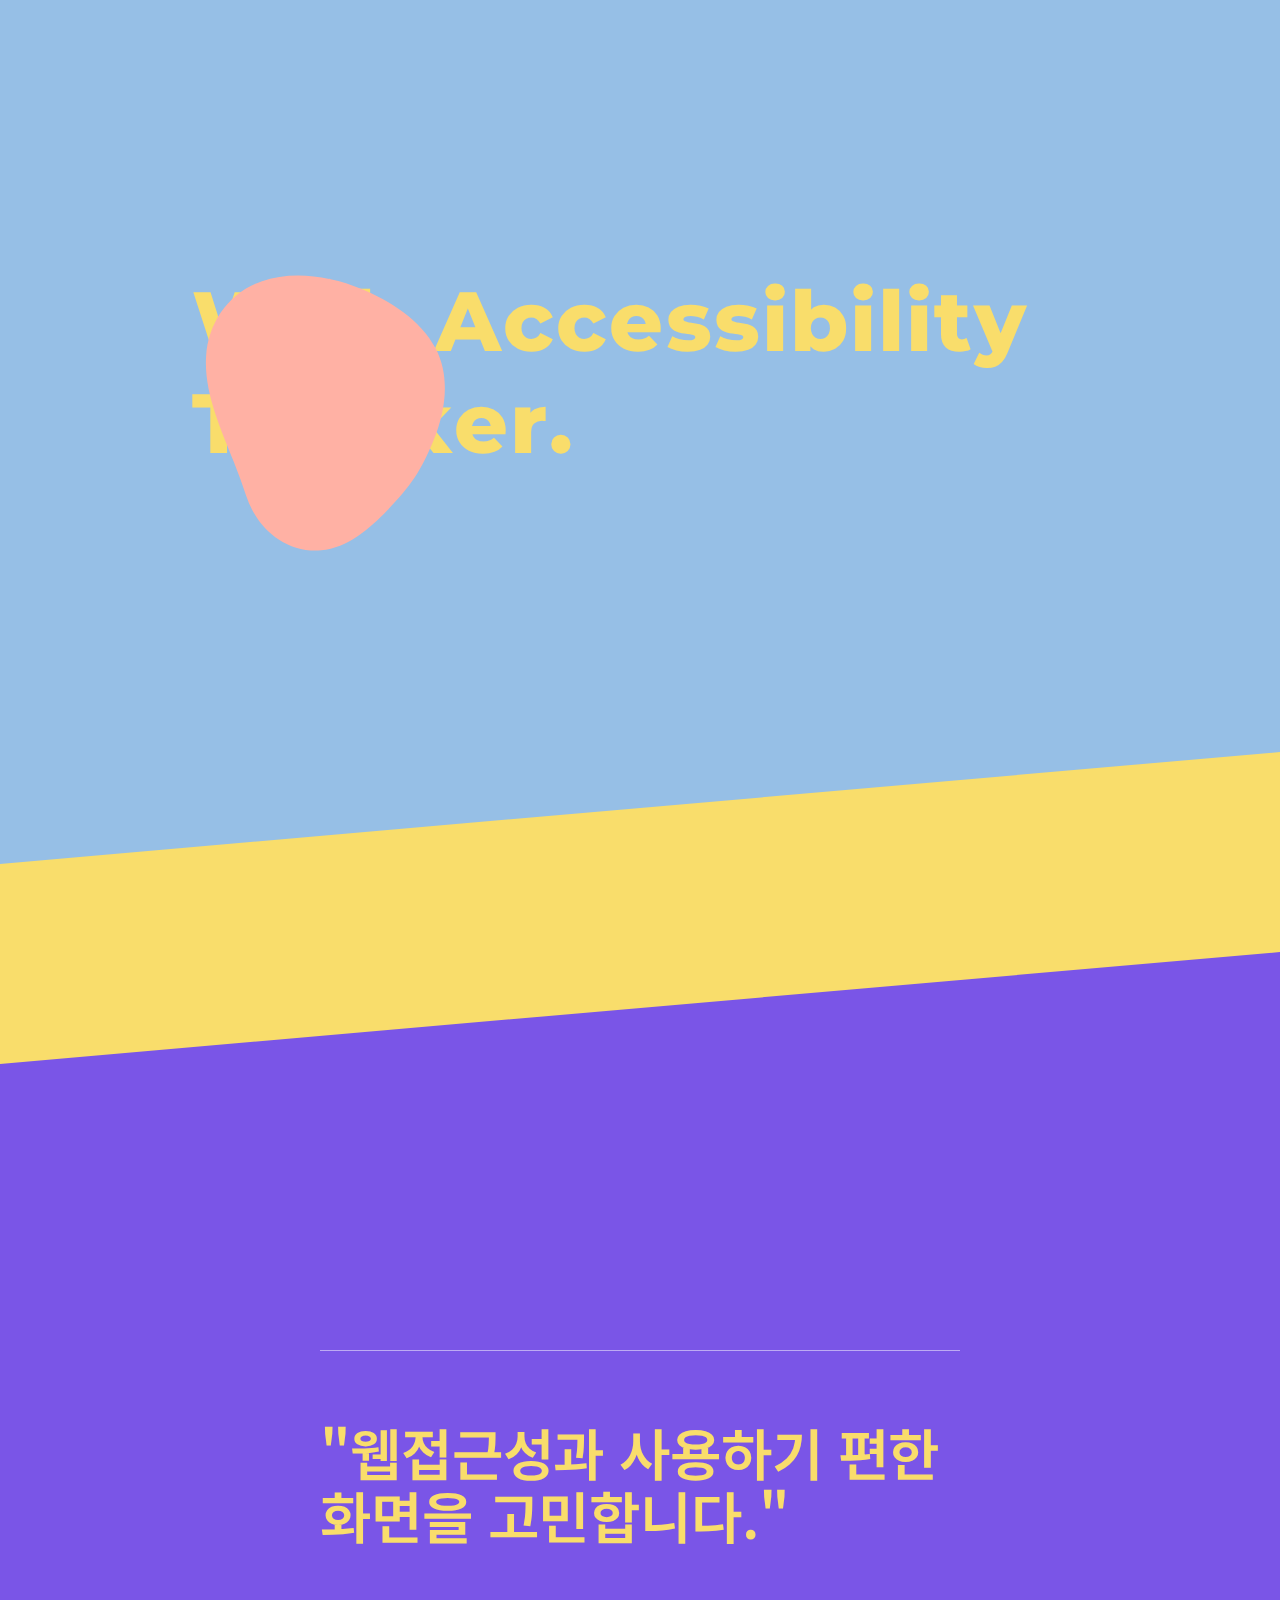
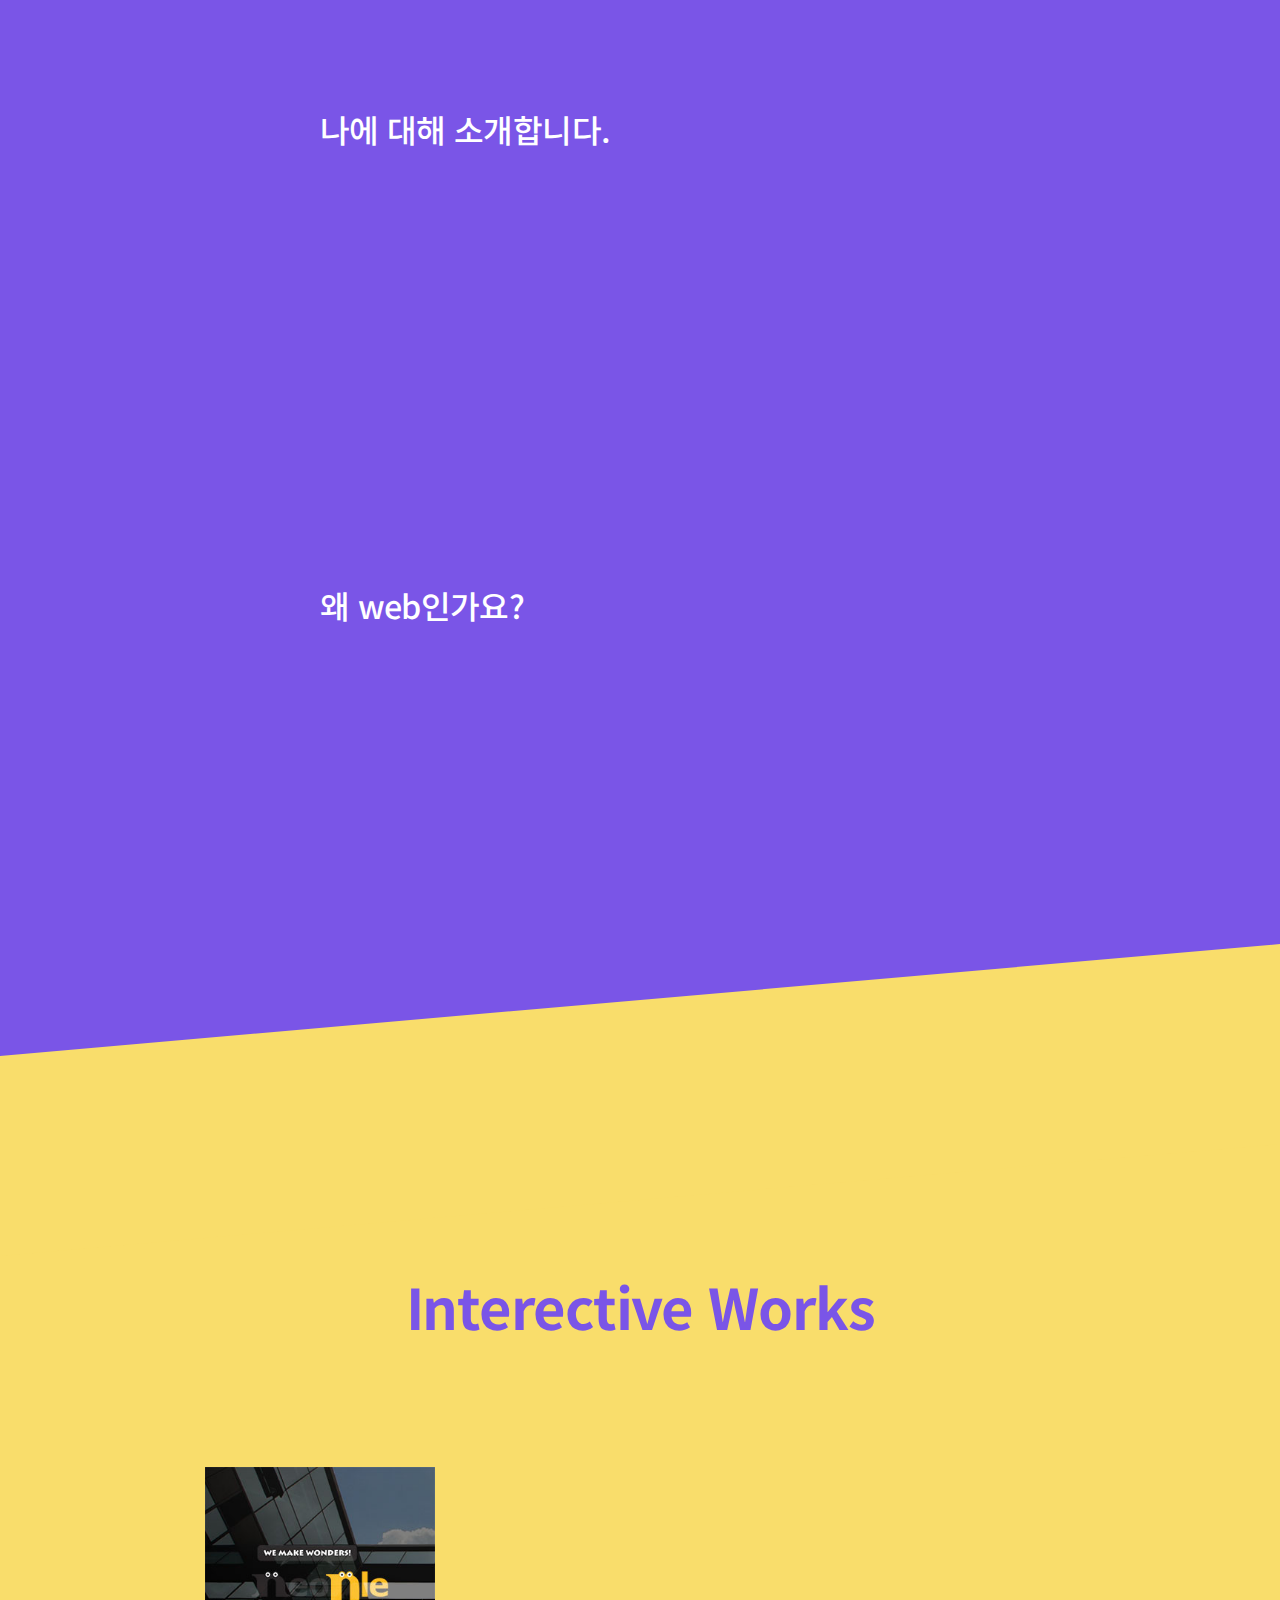
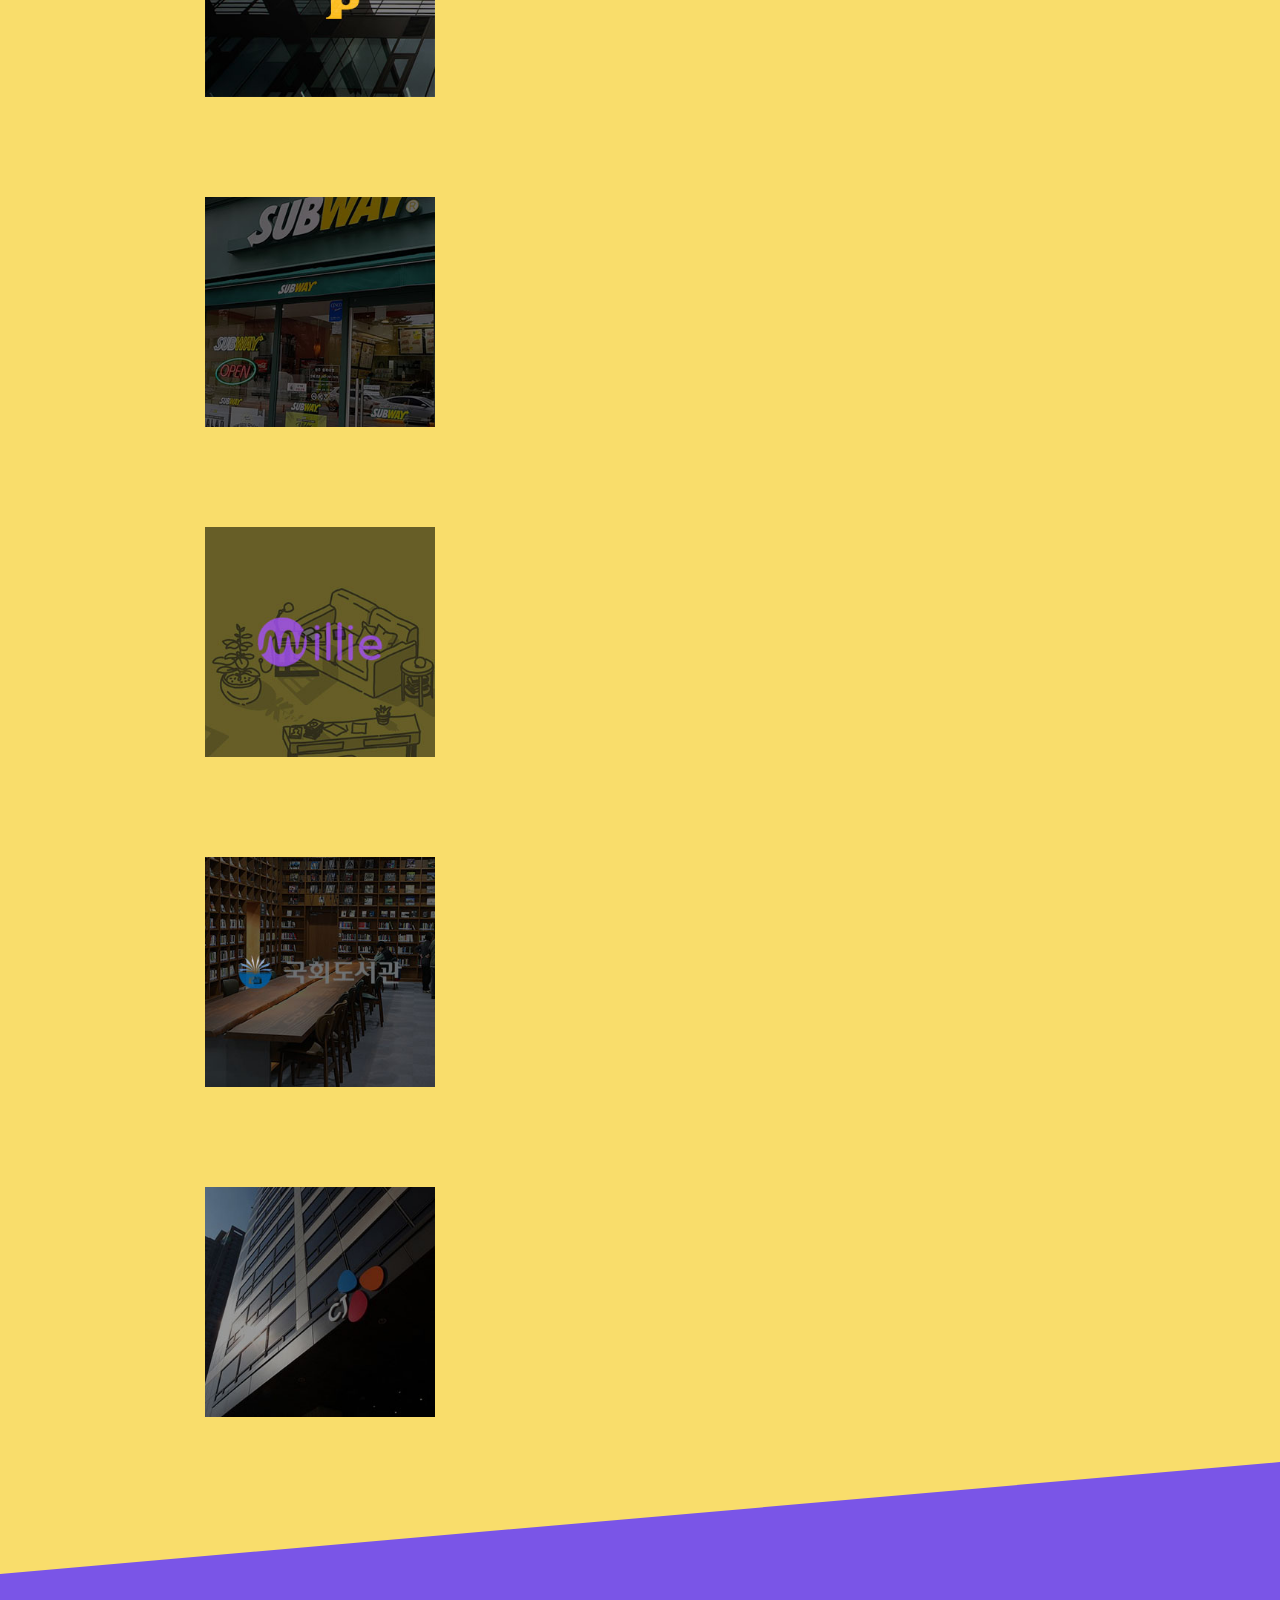
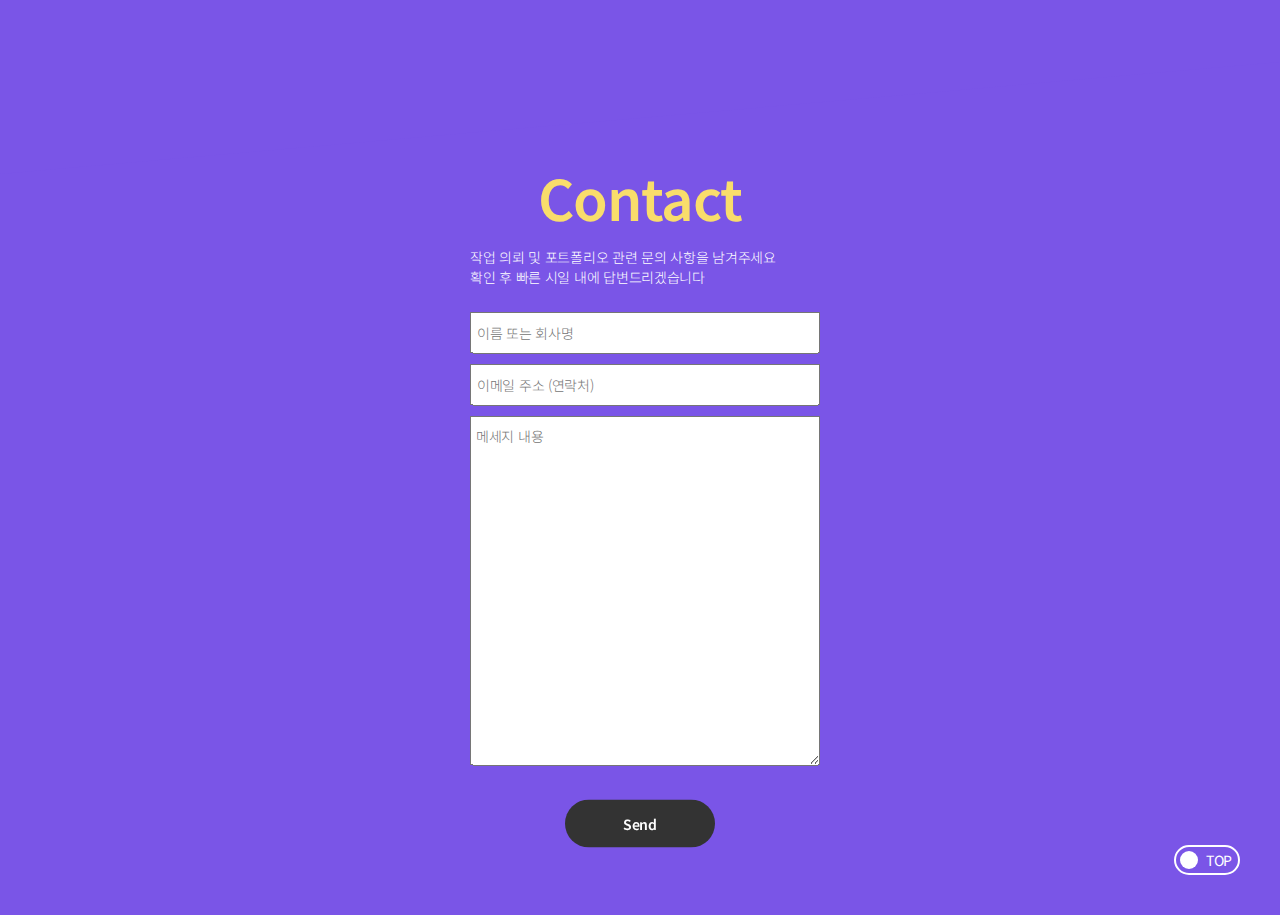
<file: index.html>
<!DOCTYPE html>
<html lang="ko">
<head>
    <meta charset="UTF-8">
    <meta name="viewport" content="width=device-width, initial-scale=1.0">
    <title>김경미 웹 포트폴리오</title>
    <!-- favicon -->
    <link rel="icon" href="./favicon.ico" type="image/x-icon">
    <!-- css -->
    <link rel="stylesheet" href="./css/style.css">
    <link rel="stylesheet" href="./css/button.css">
    <link rel="stylesheet" href="./css/respond.css">
    <!-- HTLM5shiv ie6~9 -->
    <!--[if lt IE 10]> 
        <script src="./js/html5shiv.min.js"></script>
        <script type="text/javascript">
            alert("본 포트폴리오는 IE 10 이상, Chrome 최신 버전에 최적화 되어 있습니다.");
        </script>
    <![endif]-->
</head>
<body>
    <div class="wrap">
        <div id="header">
            <div class="menu-ico">
                <div class="hamburger closed" id="menu-ico">
                    <div class="burger-main">
                        <div class="burger-inner">
                            <span class="top"></span>
                            <span class="mid"></span>
                            <span class="bot"></span>
                        </div>
                    </div>
                    <div class="path-burger">
                        <div class="animate-path">
                            <div class="path-rotation"></div>
                        </div>
                    </div>
                </div>
            </div>
            <div class="menu">
                <ul>
                    <li><a href="#header">Home.</a></li>
                    <li><a href="#about">About.</a></li>
                    <li><a href="#works">Works.</a></li>
                    <li><a href="#contact">Contact.</a></li>
                </ul>
            </div>
            <!-- <div class="scroll-position">scroll</div> -->
            <div class="aside">
                <ul>
                    <li><p>김경미 웹 포트폴리오</p></li>
                    <li><p>웹퍼블리셔(웹디자인)UI/UX</p><p>프론트엔드 양성과정 수료</p></li>
                    <li><p>may'19 - March'20</p></li>
                </ul>
            </div>
            <section class="home">
                <div class="main" aria-label="Web Accessibility Thinker Interective Creative">
                    <div class="first">
                        <span>W</span>
                        <span>e</span>
                        <span>b</span>
                        <span>&nbsp;</span>
                        <span>A</span>
                        <span>c</span>
                        <span>c</span>
                        <span>e</span>
                        <span>s</span>
                        <span>s</span>
                        <span>i</span>
                        <span>b</span>
                        <span>i</span>
                        <span>l</span>
                        <span>i</span>
                        <span>t</span>
                        <span>y</span>
                    </div>
                    <div class="second">
                        <span>T</span>
                        <span>h</span>
                        <span>i</span>
                        <span>n</span>
                        <span>k</span>
                        <span>e</span>
                        <span>r</span>
                        <span>.</span>
                    </div>
                    <div class="third">
                        <span>I</span>
                        <span>n</span>
                        <span>t</span>
                        <span>e</span>
                        <span>r</span>
                        <span>e</span>
                        <span>c</span>
                        <span>t</span>
                        <span>i</span>
                        <span>v</span>
                        <span>e</span>
                    </div>
                    <div class="fourth">
                        <span>C</span>
                        <span>r</span>
                        <span>e</span>
                        <span>a</span>
                        <span>t</span>
                        <span>i</span>
                        <span>v</span>
                        <span>e</span>
                        <span>!</span>
                    </div>
                </div>
                <div class="blob">
                    <!-- This SVG is from https://codepen.io/Ali_Farooq_/pen/gKOJqx -->
                    <svg xmlns:xlink="http://www.w3.org/1999/xlink" version="1.1" xmlns="http://www.w3.org/2000/svg" viewBox="0 0 310 350">
                    <path d="M156.4,339.5c31.8-2.5,59.4-26.8,80.2-48.5c28.3-29.5,40.5-47,56.1-85.1c14-34.3,20.7-75.6,2.3-111  c-18.1-34.8-55.7-58-90.4-72.3c-11.7-4.8-24.1-8.8-36.8-11.5l-0.9-0.9l-0.6,0.6c-27.7-5.8-56.6-6-82.4,3c-38.8,13.6-64,48.8-66.8,90.3c-3,43.9,17.8,88.3,33.7,128.8c5.3,13.5,10.4,27.1,14.9,40.9C77.5,309.9,111,343,156.4,339.5z"/>
                    </svg>
                </div>
            </section>
        </div>
        <div id="contents">
            <section class="about" id="about">
                <h1>About Me</h1>
                <div class="text-box">
                    <div class="text-title">
                        <p>"웹접근성과 사용하기 편한</p>
                        <p>화면을 고민합니다."</p>
                    </div>
                    <b>나에 대해 소개합니다.</b>
                    <div class="textA">
                        <span>안녕하세요. 신입 웹퍼블리셔 김경미입니다.
                             과정 수료 후 꾸준히 웹접근성과 반응형을 공부하고 있습니다.</span>
                        <span>포트폴리오를 제작하면서 부족한 점을 깨닫게 되어, 
                            인프런에서 온라인 강의를 들으며 몰랐던 기능에 대해 공부하거나<br>
                            google을 뒤져가며 새로운 효과들을 찾아내고 있습니다. 
                            여가시간에는 산책을 하거나 책을 읽습니다.</span>
                        <span>친한 친구들에게는 따뜻하고 섬세하다는 말을 많이 듣습니다. 
                            스스로도 편안한 사람이 되고자 노력합니다.<br>
                            대학시절 다양한 아르바이트를 했던 경험이 이런 생각의 폭을 넓혀준 것 같습니다. <br>
                            긍정의 기운으로 풀이 죽어도 금방 원래대로 돌아오는 성격입니다.</span>
                    </div>
                    <b>왜 web인가요?</b>
                    <div class="textB">
                        <span>글쓰는 것을 그만두고 무엇이든 배워야겠다는 생각을 했습니다. 
                            개발자로 일하고 있는 친구의 추천으로 퍼블리셔라는 직업을 알게 되었습니다. 
                            이전에 웹디자인을 배운 적이 있었기 때문에 접목하기 어렵지 않을거라고 생각했습니다. 
                            어떻게보면 다짜고짜 뛰어들었는데 생각보다 적성에 잘 맞았습니다. 
                            밤을 새우면서 웹의 매력에 빠져있다는 걸 깨달았습니다.</span>
                        <span>다양한 사이트들의 코드를 보면서 왜 이렇게 작업했을까, 고민합니다. 
                            연습 삼아 카피 페이지들을 만들어보고 있습니다. 화려한 효과를 주는 작업은 아직 쉽지않지만 나아가 더 나은 화면을 구현하기 위해 코드를 파악해가며 습득하는 중입니다.</span>
                        <span>최근에는 버튼을 클릭하거나 마우스를 올렸을 때 예상치 못한 재미있는 효과를 구현하기 위해 google과 code-pen을 참고하여 만들어보고 있습니다.</span>
                    </div>
                    <b>미래의 내 모습은 어떤가요?</b>
                    <div class="textC">
                        <span>다양한 스크립트를 경험해보고 터득해 입사 1년 차 때에는 React, Angulr, Vue와 같은 프레임워크를 시작할 만큼의 실력을 갖추는 것입니다.</span>
                    </div>
                </div>
            </section>
            <section class="works" id="works">
                <h1>Interective Works</h1>
                <div class="hover_wrap">
                    <div class="effect hover">
                        <figure class="front">
                            <a href="./cyphers/intro.html" target="_blank"><img src="./img/cp-thumb.jpg" alt="앞면 이미지"></a>
                        </figure>
                        <figure class="back">
                            <a href="./cyphers/intro.html" target="_blank"><img src="./img/back-cp.jpg" alt="뒷면 이미지"></a>
                        </figure>
                        <div class="figcaption">
                            <h3>사이퍼즈 반응형 웹사이트 리디자인</h3>
                            <p>제작기간 7일</p>
                            <p>참여율 100%</p>
                            <p>+</p>
                            <p>기존의 웹사이트는 다양한 요소를 한 페이지에 배치하여 차별적인 개성이 부족했습니다.</p>
                            <p>다양한 기기와 해상도에 맞게 최적화되는 반응형 웹사이트로 리뉴얼하여<br>여러 환경의 사용자에게 편안한 경험을 제공하도록 제작했습니다.</p>
                            <div class="work-btn">
                                <div class="button button--aylen"><a href="./cyphers/intro.html" target="_blank">View Website</a></div>
                            </div>
                        </div>
                    </div>
                    <div class="effect hover">
                        <figure class="front">
                            <a href="./subway/intro.html" target="_blank"><img src="./img/sub-thumb.jpg" alt="앞면 이미지"></a>
                        </figure>
                        <figure class="back">
                            <a href="./subway/intro.html" target="_blank"><img src="./img/back-sub.jpg" alt="뒷면 이미지"></a>
                        </figure>
                        <div class="figcaption">
                            <h3>서브웨이 웹사이트 제작</h3>
                            <p>제작기간 3일</p>
                            <p>참여율 100%</p>
                            <p>+</p>
                            <p>다양한 슬라이더 라이브러리를 이용하여 제작했습니다.</p>
                            <p>slick slider 와 owl carousel을 사용했습니다.</p>
                            <p>체크 패턴과 토끼 모양의 심볼을 일러스트로 제작하여 기존의 이미지보다 캐쥬얼하게 완성했습니다.</p>
                            <div class="work-btn">
                                <div class="button button--aylen"><a href="./subway/intro.html" target="_blank">View Website</a></div>
                            </div>
                        </div>
                    </div>
                    <div class="effect hover">
                        <figure class="front">
                            <a href="./millie/intro.html" target="_blank"><img src="./img/mille-thumb.jpg" alt="앞면 이미지"></a>
                        </figure>
                        <figure class="back">
                            <a href="./millie/intro.html" target="_blank"><img src="./img/back-mille.jpg" alt="뒷면 이미지"></a>
                        </figure>
                        <div class="figcaption">
                            <h3>밀리의서재 웹사이트 제작</h3>
                            <p>제작기간 3일</p>
                            <p>참여율 100%</p>
                            <p>+</p>
                            <p>모바일 사이즈에서 반응형 서비스가 가능한 페이지입니다.</p>
                            <p>다양한 슬라이더 사용과 특정한 사이즈가 되었을때</p>
                            <p>상단에 아코디언 메뉴와 검색 버튼이 활성화 되도록 제작했습니다.</p>
                            <div class="work-btn">
                                <div class="button button--aylen"><a href="./millie/intro.html" target="_blank">View Website</a></div>
                            </div>
                        </div>
                    </div>
                    <div class="effect hover">
                        <figure class="front">
                            <a href="./nanet/intro.html" target="_blank"><img src="./img/nanet-thumb.jpg" alt="앞면 이미지"></a>
                        </figure>
                        <figure class="back">
                            <a href="./nanet/intro.html" target="_blank"><img src="./img/back-nanet.jpg" alt="뒷면 이미지"></a>
                        </figure>
                        <div class="figcaption">
                            <h3>국회도서관 회원가입 페이지 제작</h3>
                            <p>제작기간 7일</p>
                            <p>참여율 100%</p>
                            <p>+</p>
                            <p>회원가입 과정을 단계별로 나누어 제작했습니다.</p>
                            <p>기존의 페이지와는 다르게 다양한 input 태그 속성을 사용했습니다.</p>
                            <p>회원가입을 해보세요!</p>
                            <div class="work-btn">
                                <div class="button button--aylen"><a href="./nanet/intro.html" target="_blank">View Website</a></div>
                            </div>
                        </div>
                    </div>
                    <div class="effect hover">
                        <figure class="front">
                            <a href="./cj/intro.html" target="_blank"><img src="./img/cj-thumb.jpg" alt="앞면 이미지"></a>
                        </figure>
                        <figure class="back">
                            <a href="./cj/intro.html" target="_blank"><img src="./img/back-cj.jpg" alt="뒷면 이미지"></a>
                        </figure>
                        <div class="figcaption">
                            <h3>cjone 메일 발송 페이지 제작</h3>
                            <p>제작기간 1일</p>
                            <p>참여율 100%</p>
                            <p>+</p>
                            <p>실제 메일 발송이 이루어지고 있는 홍보용 html을 직접 제작해보았습니다.</p>
                            <p>area 태그를 활용하여 다양한 기타 사이트로 이동이 가능합니다.</p>
                            <p>지금 확인해보세요!</p>
                            <div class="work-btn">
                                <div class="button button--aylen"><a href="./cj/intro.html" target="_blank">View Website</a></div>
                            </div>
                        </div>
                    </div>
                </div>

            </section>
            <section class="contact" id="contact">
                <div class="inn">
                    <div class="form-area">
                        <h1>Contact</h1>
                        <p>
                            작업 의뢰 및 포트폴리오 관련 문의 사항을 남겨주세요<br>
                            확인 후 빠른 시일 내에 답변드리겠습니다</p>
                        <form method="POST" action="https://formspree.io/xdodprjo" accept-charset="utf-8">
                            <input type="text" name="name" class="s4-name" placeholder="이름 또는 회사명" required><br>
                            <input type="email" name="_replyto" class="s4-email" placeholder="이메일 주소 (연락처)" required><br>
                            <textarea name="message" class="s4-message" placeholder="메세지 내용" required></textarea><br>
                            <div class="post-btn">
                                <button class="button button--nina button--round-l button--text-thick button--inverted" data-text="Send" type="submit" value="Send">
                                    <span>S</span><span>e</span><span>n</span><span>d</span>
                                </button>
                            </div>
                        </form>
                    </div>
                </div>
                <div class="top-ico">
                    <a href="#header" class="top-button"><span class="top-button-circle"></span><span class="top-text">TOP</span></a>
                </div>
            </section>
        </div>
    </div>
    <script src="./js/imagesloaded.pkgd.min.js"></script>
    <script src="./js/jquery-3.4.1.js"></script>
    <script src="./js/common.js"></script>
</body>
</html>
</file>
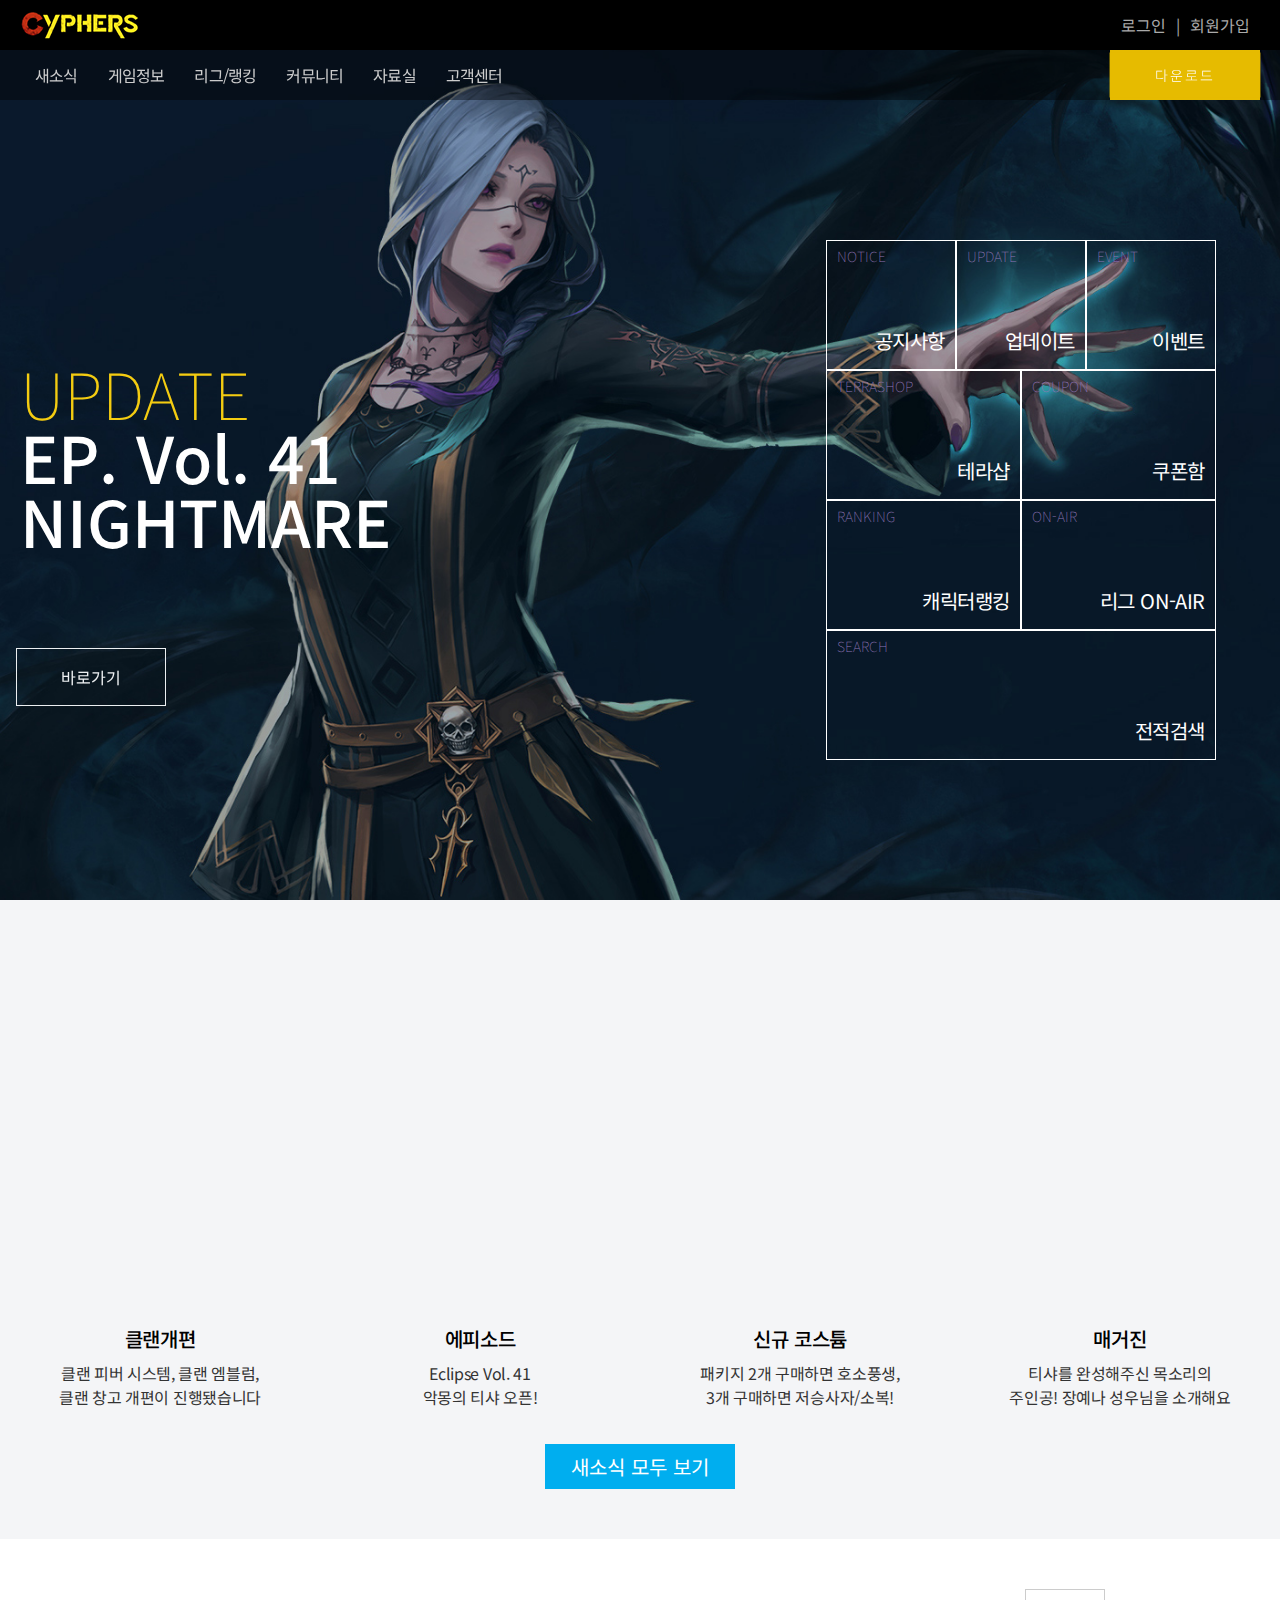
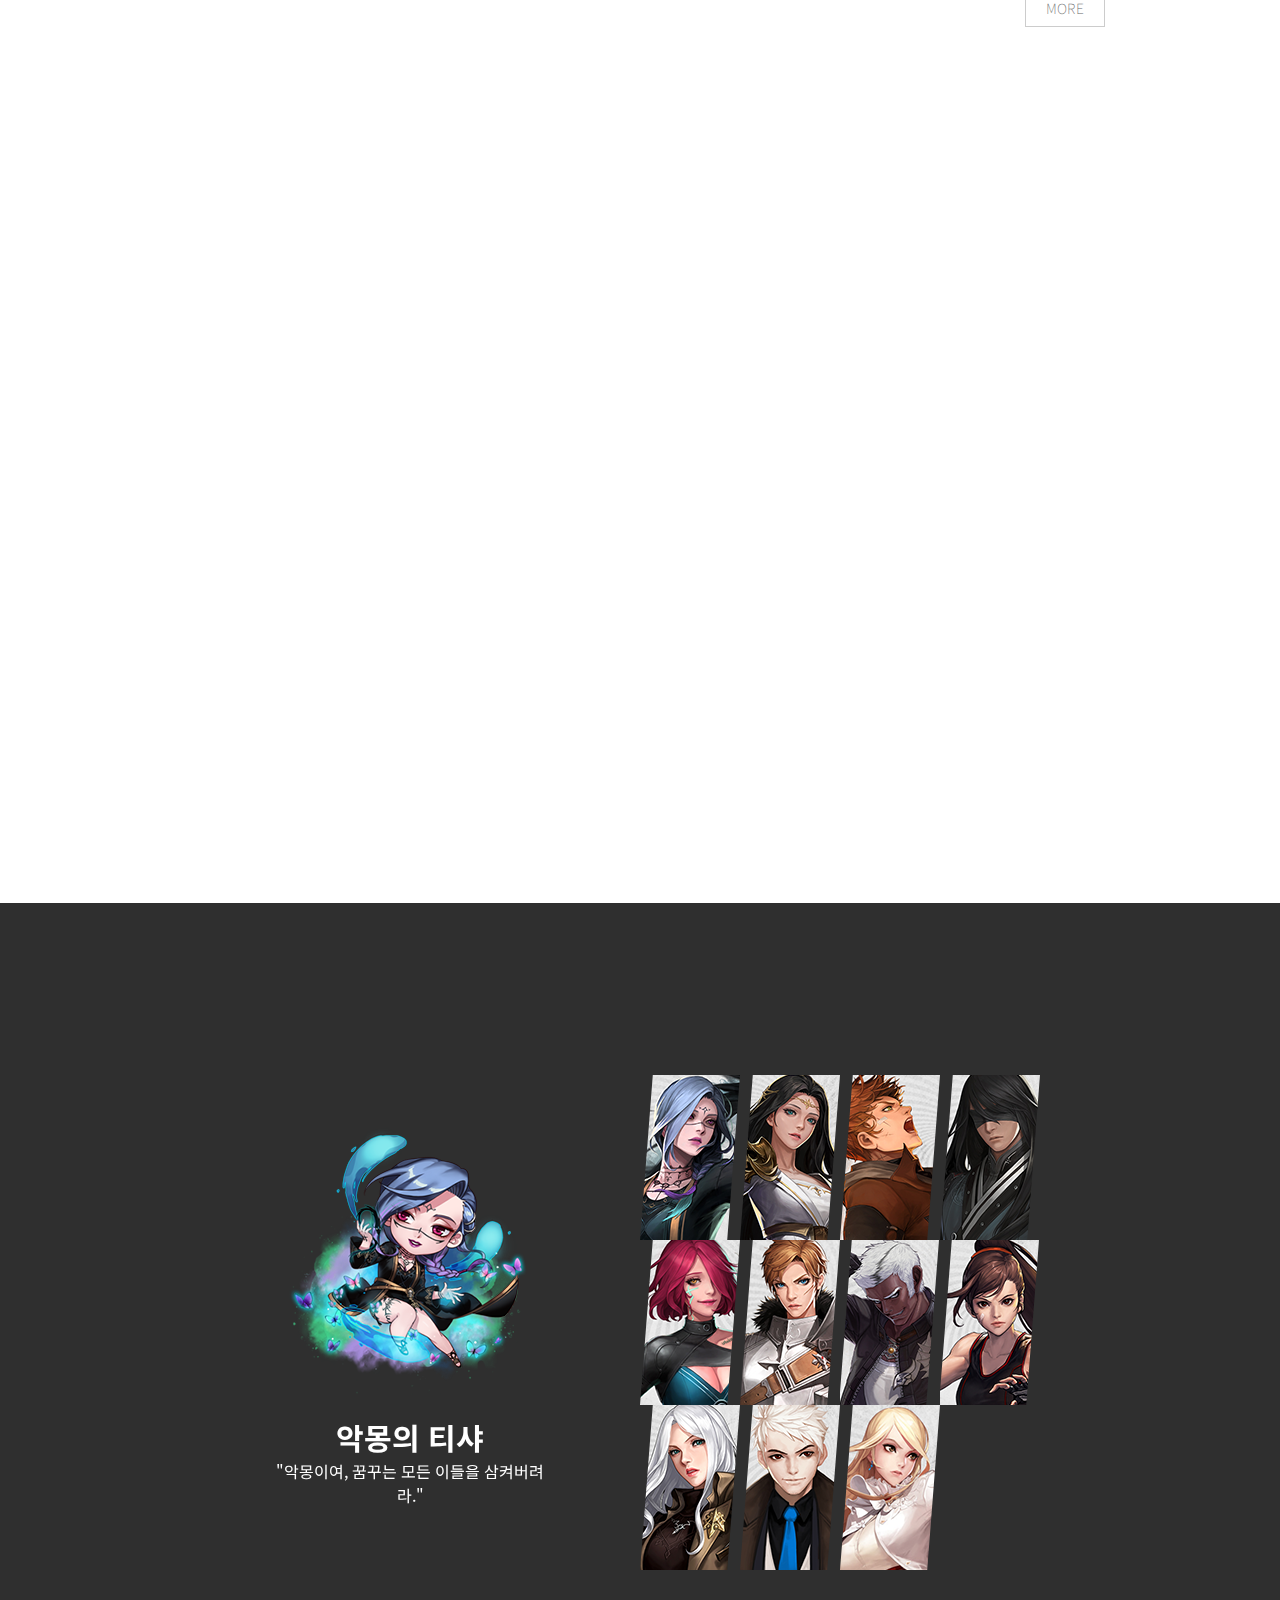
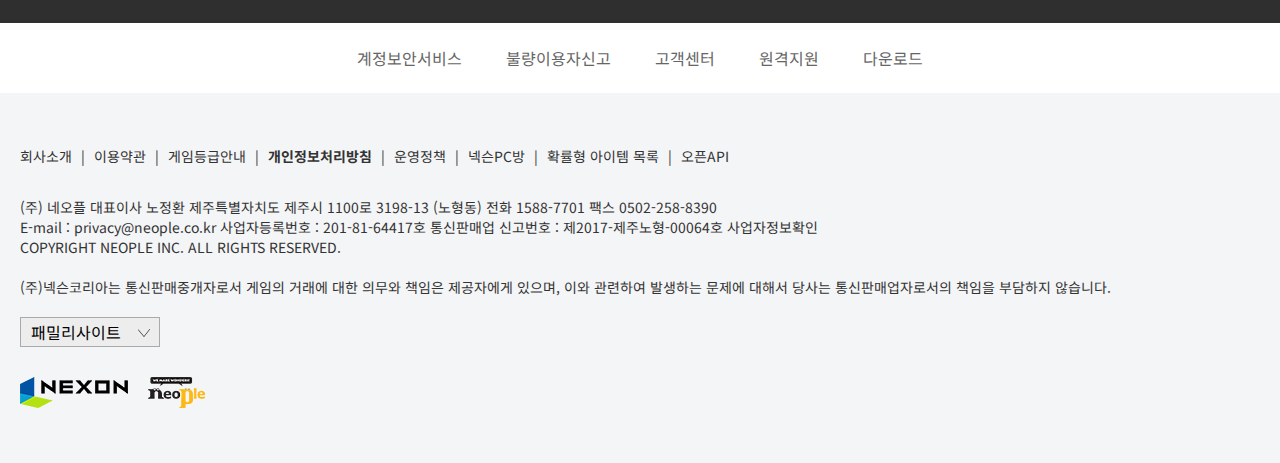
<file: cyphers/index.html>
<!DOCTYPE html>
<html lang="ko">
<head>
    <meta charset="UTF-8">
    <meta name="viewport" content="width=device-width, initial-scale=1.0">
    <title>액션본능! 사이퍼즈</title>
	<!--[if lt IE 9]>
	<script src="js/html5shiv.min.js"></script>
    <![endif]-->
    <link href="https://unpkg.com/aos@2.3.1/dist/aos.css" rel="stylesheet">
    <link rel="stylesheet" href="./css/style.css">
    <link rel="stylesheet" href="./css/button.css">
	<link rel="stylesheet" href="./css/respond.css">
</head>
<body>
	<p class="skip"><a href="#content">skip to content</a></p>
	<hr>
    <div class="wrap">
        <!-- header -->
        <div id="header">
            <div class="mainImg" id="bg"></div>
            <div>
                <div class="bar">
                    <h1 class="logo"><a href="#"><img src="./img/logo.png" alt="cyphers"></a></h1>
                    <ul class="login">
                        <li><a href="#">로그인</a>|</li>
                        <li><a href="#">회원가입</a></li>
                    </ul>
                </div>
                <div class="nav">
                    <div class="inn">
                        <ul class="mn">
                            <li class="mnm">
                                <a href="#">새소식</a>
                                <ul class="sn">
                                    <li class="snm"><a href="#">공지사항</a></li>
                                    <li class="snm"><a href="#">업데이트</a></li>
                                    <li class="snm"><a href="#">이클립스</a></li>
                                    <li class="snm"><a href="#">매거진</a></li>
                                    <li class="snm"><a href="#">이벤트</a></li>
                                </ul>
                            </li>
                            <li class="mnm">
                                <a href="#">게임정보</a>
                                <ul class="sn">
                                    <li class="snm"><a href="#">세계관</a></li>
                                    <li class="snm"><a href="#">캐릭터</a></li>
                                    <li class="snm"><a href="#">게임가이드</a></li>
                                    <li class="snm"><a href="#">아이템박스</a></li>
                                </ul>
                            </li>
                            <li class="mnm">
                                <a href="#">리그/랭킹</a>
                                <ul class="sn">
                                    <li class="snm"><a href="#">리그</a></li>
                                    <li class="snm"><a href="#">랭킹</a></li>
                                    <li class="snm"><a href="#">캐릭터 통계</a></li>
                                    <li class="snm"><a href="#">전적검색</a></li>
                                </ul>
                            </li>
                            <li class="mnm">
                                <a href="#">커뮤니티</a>
                                <ul class="sn">
                                    <li class="snm"><a href="#">BEST 게시판</a></li>
                                    <li class="snm"><a href="#">밸런스토론장</a></li>
                                    <li class="snm"><a href="#">클랜홍보게시판</a></li>
                                    <li class="snm"><a href="#">공략게시판</a></li>
                                </ul>
                            </li>
                            <li class="mnm">
                                <a href="#">자료실</a>
                                <ul class="sn">
                                    <li class="snm"><a href="#">게임설치/다운로드</a></li>
                                    <li class="snm"><a href="#">멀티미디어</a></li>
                                    <li class="snm"><a href="#">보이스박스</a></li>
                                    <li class="snm"><a href="#">BGM 박스</a></li>
                                </ul>
                            </li>
                            <li class="mnm">
                                <a href="#">고객센터</a>
                                <ul class="sn">
                                    <li class="snm"><a href="#">고객센터홈</a></li>
                                    <li class="snm"><a href="#">문의하기</a></li>
                                    <li class="snm"><a href="#">건의하기</a></li>
                                    <li class="snm"><a href="#">약관 및 정책</a></li>
                                </ul>
                            </li>
                        </ul>
                        <div class="box bg-1">
                            <button class="button-down button--moema button--text-thin button--text-upper button--size-s">다운로드</button>
                        </div>
                    </div>
                </div>
            </div>
        </div>
        <!-- //header -->
        <!-- main -->
        <div id="main">
            <div class="inn">
                <ul class="mainContainer">
                    <li class="mainText">
                        <h2><em>UPDATE</em><br>EP. Vol. 41<br>NIGHTMARE</h2>
                        <div class="box bg-2">
                            <button class="button-go button--wayra button--border-thin">바로가기</button>
                        </div>
                    </li>
                    <li class="mainNav">
                        <div class="mainNav-inn">
                            <ul class="navA">
                                <li class="Aa">notice<a href="#">공지사항</a></li>
                                <li class="Ab">update<a href="#">업데이트</a></li>
                                <li class="Ac">event<a href="#">이벤트</a></li>
                            </ul>
                            <ul class="navB">
                                <li class="Ba">terrashop<a href="#">테라샵</a></li>
                                <li class="Bb">coupon<a href="#">쿠폰함</a></li>
                            </ul>
                            <ul class="navC">
                                <li class="Ca">ranking<a href="#">캐릭터랭킹</a></li>
                                <li class="Cb">on-air<a href="#">리그 ON-AIR</a></li>
                            </ul>
                            <ul class="navD">
                                <li class="Da">search<a href="#">전적검색</a></li>
                            </ul>
                        </div>
                    </li>
                </ul>
            </div>
        </div>
        <!-- //main -->
        <!-- content -->
        <div id="content">
            <div class="inn area">
                <h2 data-aos="fade-up" data-aos-duration="1000">주요 소식</h2>
                <ul>
                    <li><a href="#"><img data-aos="fade-up"
                        data-aos-anchor-placement="bottom-bottom" data-aos-duration="2000" src="./img/content1.jpg" alt=""><strong>클랜개편</strong>클랜 피버 시스템, 클랜 엠블럼,<br>클랜 창고 개편이 진행됐습니다</a></li>
                    <li><a href="#"><img data-aos="fade-up"
                        data-aos-anchor-placement="bottom-bottom" data-aos-duration="2000" src="./img/content2.jpg" alt=""><strong>에피소드</strong>Eclipse Vol. 41 <br> 악몽의 티샤 오픈!</a></li>
                    <li><a href="#"><img data-aos="fade-up"
                        data-aos-anchor-placement="bottom-bottom" data-aos-duration="2000" src="./img/content3.jpg" alt=""><strong>신규 코스튬</strong>패키지 2개 구매하면 호소풍생,<br>3개 구매하면 저승사자/소복!</a></li>
                    <li><a href="#"><img data-aos="fade-up"
                        data-aos-anchor-placement="bottom-bottom" data-aos-duration="2000" src="./img/content4.jpg" alt=""><strong>매거진</strong>티샤를 완성해주신 목소리의<br>주인공! 장예나 성우님을 소개해요</a></li>
                </ul>
                <p><a href="#">새소식 모두 보기</a></p>
            </div>
        </div> 
        <!-- //content -->
        <!-- notice -->
        <div id="notice">
            <div class="inn area clearfix">
                <div class="noti">
                    <h3 data-aos="fade-up" data-aos-duration="1000">공지사항</h3>
                    <ul>
                        <li data-aos="fade-up" data-aos-duration="2000"><a href="#">[완료] 9월 10일 정기점검 안내</a><small>2019-09-10</small></li>
                        <li data-aos="fade-up" data-aos-duration="2000"><a href="#">9월 10일 정기점검 보상지급 일정</a><small>2019-09-09</small></li>
                        <li data-aos="fade-up" data-aos-duration="2000"><a href="#">2019 사이퍼즈한데이 사전 안내</a><small>2019-09-01</small></li>
                        <li data-aos="fade-up" data-aos-duration="2000"><a href="#">9월 신한카드x넥슨캐시 추가충전 이벤트</a><small>2019-08-25</small></li>
                        <li data-aos="fade-up" data-aos-duration="2000"><a href="#">비매너 이용자 제재 결과 안내 (8월 22일)</a><small>2019-08-22</small></li>
                    </ul>
                    <p><a href="#">MORE</a></p>
                </div>
                <div class="banner">
                    <ul>
                        <li data-aos="fade-up"
                        data-aos-anchor-placement="bottom-bottom" data-aos-duration="1000"><a href="#"><img src="./img/banner1.jpg" alt=""></a></li>
                        <li data-aos="fade-up"
                        data-aos-anchor-placement="bottom-bottom" data-aos-duration="2000"><a href="#"><img src="./img/banner2.jpg" alt=""></a></li>
                    </ul>
                </div>
            </div>
        </div>
        <!-- //notice -->
        <!-- newchar -->
        <div id="newchar">
            <div class="area clearfix">
                <h2 data-aos="fade-up" data-aos-duration="1000">NEW CHARACTER</h2>
                <ul class="mc">
                    <li class="mcm">
                        <a href="#"><img src="./img/char1.png" alt="악몽의 티샤"></a>
                        <ul class="on">
                            <li><img src="./img/thumb1.png" alt="악몽의 티샤"></li>
                            <li><strong>악몽의 티샤</strong>"악몽이여, 꿈꾸는 모든 이들을 삼켜버려라."</li>
                        </ul>
                    </li>
                    <li class="mcm">
                        <a href="#"><img src="./img/char2.png" alt="집행자 엘프리데"></a>
                        <ul>
                            <li><img src="./img/thumb2.png" alt="집행자 엘프리데"></li>
                            <li><strong>집행자 엘프리데</strong>"어떤 순간에도 절대 변하지 않는 운명의 이름은 죽음이다."</li>
                        </ul>
                    </li>
                    <li class="mcm">
                        <a href="#"><img src="./img/char3.png" alt="잿더미의 티모시"></a>
                        <ul>
                            <li><img src="./img/thumb3.png" alt="잿더미의 티모시"></li>
                            <li><strong>잿더미의 티모시</strong>"잊혀지고 싶어. 과거에서, 너에게서. 지금의 나만 기억되게."</li>
                        </ul>
                    </li>
                    <li class="mcm">
                        <a href="#"><img src="./img/char4.png" alt="흑영의 테이"></a>
                        <ul>
                            <li><img src="./img/thumb4.png" alt="흑영의 테이"></li>
                            <li><strong>흑영의 테이</strong>"세상에서 가장 귀하지만 흔한 것이 바로 목숨값이라지."</li>
                        </ul>
                    </li>
                    <li class="mcm">
                        <a href="#"><img src="./img/char5.png" alt="구원자 시드니"></a>
                        <ul>
                            <li><img src="./img/thumb5.png" alt="구원자 시드니"></li>
                            <li><strong>구원자 시드니</strong>"죽음에 가까운 고통을 지나. 나는 선택받았다."</li>
                        </ul>
                    </li>
                    <li class="mcm">
                        <a href="#"><img src="./img/char6.png" alt="폭룡 레오노르"></a>
                        <ul>
                            <li><img src="./img/thumb6.png" alt="폭룡 레오노르"></li>
                            <li><strong>폭룡 레오노르</strong>"아틀라티코 드라군이여, 창을 들어라 나의 방패가 너희를 지킬 것이다."</li>
                        </ul>
                    </li>
                    <li class="mcm">
                        <a href="#"><img src="./img/char7.png" alt="설계자 론"></a>
                        <ul>
                            <li><img src="./img/thumb7.png" alt="설계자 론"></li>
                            <li><strong>설계자 론</strong>"천천히. 하나씩. 내가 그들의 길을 재설계 하겠어."</li>
                        </ul>
                    </li>
                    <li class="mcm">
                        <a href="#"><img src="./img/char8.png" alt="격투가 에바"></a>
                        <ul>
                            <li><img src="./img/thumb8.png" alt="격투가 에바"></li>
                            <li><strong>격투가 에바</strong>"나에게 다가올 땐 각오 하셔야 할 걸요."</li>
                        </ul>
                    </li>
                    <li class="mcm">
                        <a href="#"><img src="./img/char9.png" alt="증폭의 헬레나"></a>
                        <ul>
                            <li><img src="./img/thumb9.png" alt="증폭의 헬레나"></li>
                            <li><strong>증폭의 헬레나</strong>"잃어버린 그 시절들을 고스란히 되돌려 받겠어."</li>
                        </ul>
                    </li>
                    <li class="mcm">
                        <a href="#"><img src="./img/char10.png" alt="기자 클리브"></a>
                        <ul>
                            <li><img src="./img/thumb10.png" alt="기자 클리브"></li>
                            <li><strong>기자 클리브</strong>"자, 써볼까? 당신과 마주한 세상의 진실된 이야기를."</li>
                        </ul>
                    </li>
                    <li class="mcm">
                        <a href="#"><img src="./img/char11.png" alt="성흔의 디아나"></a>
                        <ul>
                            <li><img src="./img/thumb11.png" alt="성흔의 디아나"></li>
                            <li><strong>성흔의 디아나</strong>"내가 이 가문의 기준이자, 모든 것의 기준입니다."</li>
                        </ul>
                    </li>
                </ul>
            </div>
        </div>
        <!-- //newchar -->
        <!-- footermenu -->
        <div id="footermenu">
            <div class="inn area">
                <ul>
                    <li><a href="#">계정보안서비스</a></li>
                    <li><a href="#">불량이용자신고</a></li>
                    <li><a href="#">고객센터</a></li>
                    <li><a href="#">원격지원</a></li>
                    <li><a href="#">다운로드</a></li>
                </ul>
            </div>
        </div>
        <!-- //footermenu -->
        <!-- footer -->
		<div id="footer">
            <div class="inn area">
                <ul class="btm">
                    <li><a href="#">회사소개</a> | </li>
                    <li><a href="#">이용약관</a> | </li>
                    <li><a href="#">게임등급안내</a> | </li>
                    <li><a href="#"><strong>개인정보처리방침</strong></a> | </li>
                    <li><a href="#">운영정책</a> | </li>
                    <li><a href="#">넥슨PC방</a> | </li>
                    <li><a href="#">확률형 아이템 목록</a> | </li>
                    <li><a href="#">오픈API</a></li>
                </ul>
                <div class="footerText">
                    <p>(주) 네오플 대표이사 노정환 제주특별자치도 제주시 1100로 3198-13 (노형동) 전화 1588-7701 팩스 0502-258-8390<br>
                    E-mail : privacy@neople.co.kr 사업자등록번호 : 201-81-64417호 통신판매업 신고번호 : 제2017-제주노형-00064호 사업자정보확인<br>
                    COPYRIGHT NEOPLE INC. ALL RIGHTS RESERVED.</p>
                    <p>(주)넥슨코리아는 통신판매중개자로서 게임의 거래에 대한 의무와 책임은 제공자에게 있으며, 이와 관련하여 발생하는 문제에 대해서 당사는 통신판매업자로서의 책임을 부담하지 않습니다.</p>
                </div>
                <dl class="family">
                    <dt><button type="button" class="btn">패밀리사이트</button></dt>
                    <dd>
                        <ul>
                            <li><a target="_blank" href="https://www.nexon.com">NEXON</a></li>
                            <li><a target="_blank" href="https://www.neople.co.kr">NEOPLE</a></li>
                            <li><a target="_blank" href="https://df.nexon.com/df/home">D&F</a></li>
                            <li><a target="_blank" href="https://mobile.neople.co.kr/godzillaDF/">GDF</a></li>
                            <li><a target="_blank" href="http://mobile.neople.co.kr/evilfactory/">EF</a></li>
                            <li><a target="_blank" href="https://www.neople.co.kr">NEOPLE</a></li>
                            <li><a target="_blank" href="https://www.neople.co.kr">NEOPLE</a></li>
                        </ul>
                    </dd>
                </dl>
                <div class="footerBanner">
                    <ul>
                        <li><a href="#"><img src="./img/btmlogo1.png" alt=""></a></li>
                        <li><a href="#"><img src="./img/btmlogo2.png" alt=""></a></li>
                    </ul>
                </div>
            </div>
        </div>
        <!-- //footer -->
    </div>
    <script src="https://unpkg.com/aos@2.3.1/dist/aos.js"></script>
    <script src="./js/jquery-3.4.1.min.js"></script>
    <script src="./js/script.js"></script>
    <script>
        AOS.init();
    </script>
</body>
</html>
</file>
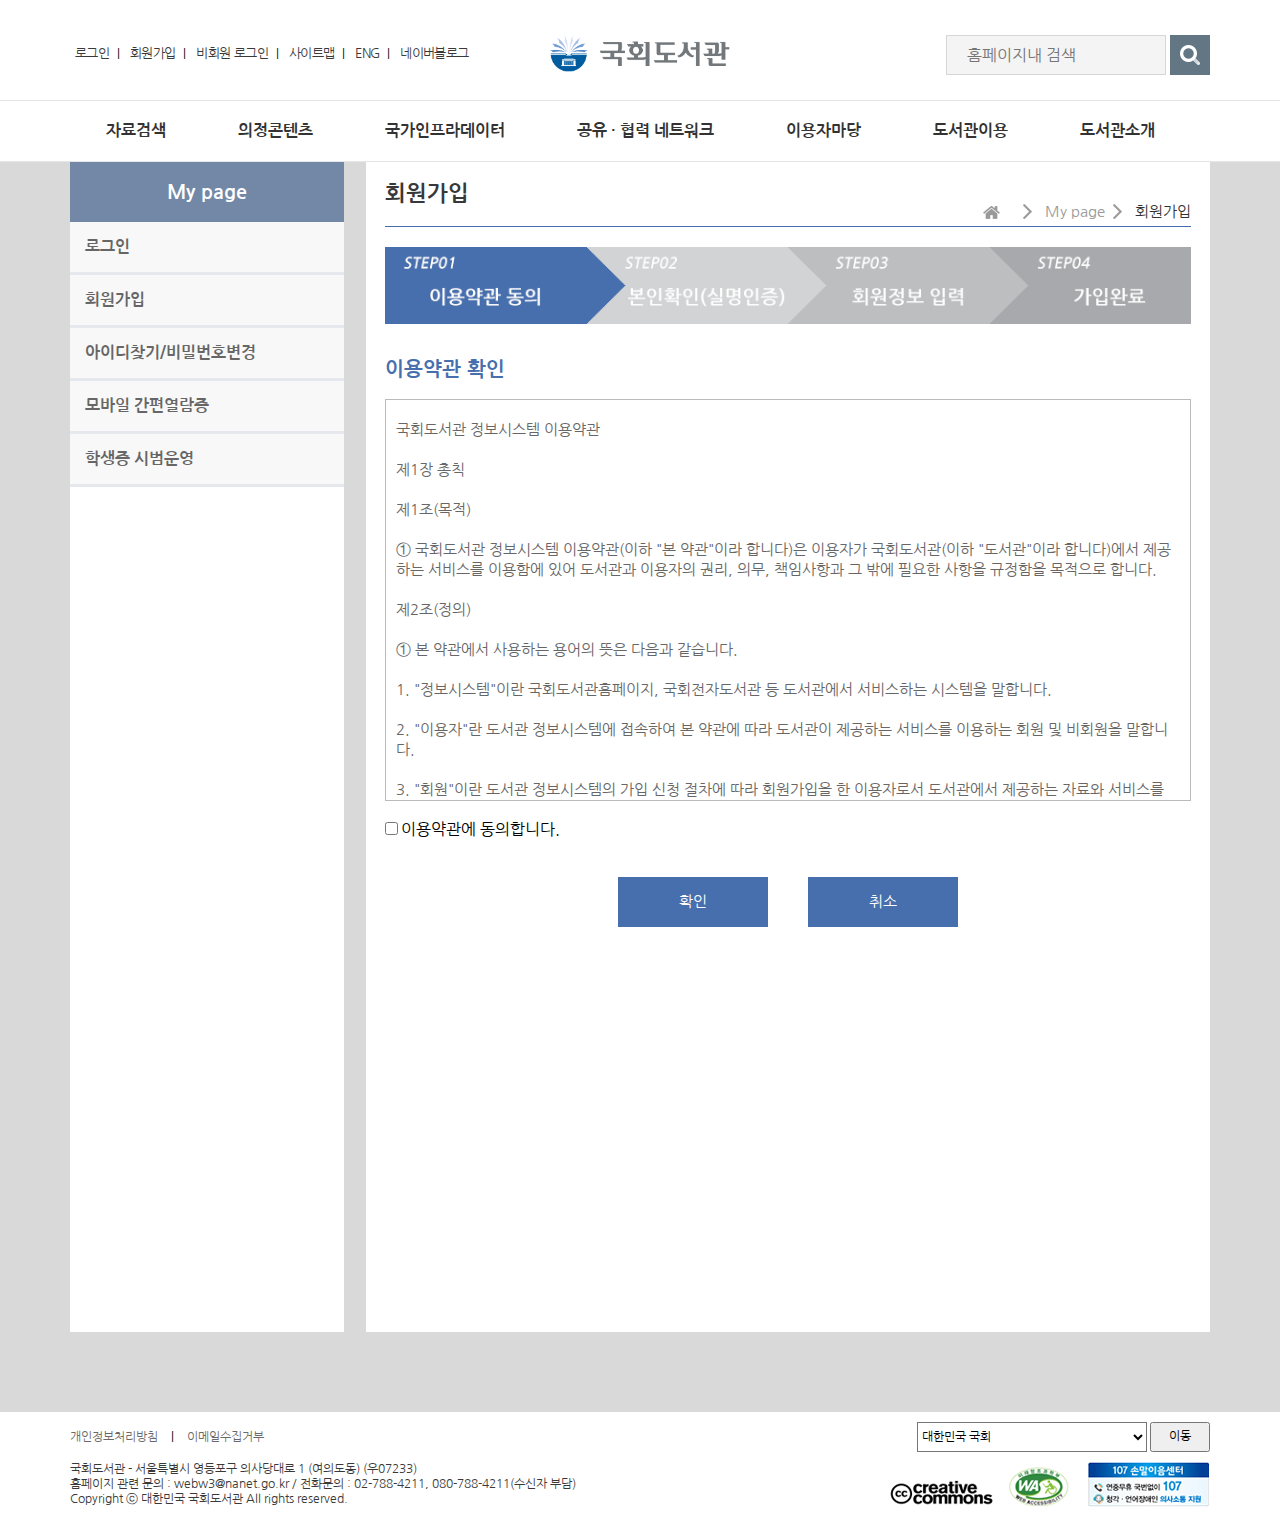
<file: nanet/index.html>
<!DOCTYPE html>
<html lang="ko">
<head>
    <meta charset="UTF-8">
    <meta name="viewport" content="width=device-width, initial-scale=1.0">
    <meta http-equiv="X-UA-Compatible" content="ie=edge">
    <title>회원가입(step01 이용약관 동의)</title>
        <link rel="shortcut icon" href="./favicon.ico" type="image/x-icon">
        <link rel="icon" href="./favicon.ico" type="image/x-icon">
        <link rel="stylesheet" href="./css/nanet.css">
</head>
<body>
    <dl class="skip">
        <dt class="blind"><strong>바로가기메뉴</strong></dt>
        <dd><a href="#contents">본문 바로가기</a></dd>
    </dl>
    <hr>
    <div id="wrap">
        <!-- header -->
        <div id="header">
            <div class="util">
                <h1 class="logo"><a href="#"><img src="./img/logo.png" alt="국회도서관"></a></h1>
                <ul class="utilL clearfix">
                    <li><a href="#">로그인</a> |</li>
                    <li><a href="#">회원가입</a> |</li>
                    <li><a href="#">비회원 로그인</a> |</li>
                    <li><a href="#">사이트맵</a> |</li>
                    <li><a href="#">ENG</a> |</li>
                    <li><a href="#">네이버블로그</a></li>
                </ul>
                <div class="utilR">
                    <div class="search">
                        <input type="text" id="searchR" name="R_searchR" title="홈페이지내 검색" placeholder="홈페이지내 검색" value="" class="utilSearch">
                    </div>
                    <div class="btn">
                        <button type="submit">검색</button>
                    </div>
                </div>
            </div>
        </div>
        <!-- //header -->
        <!-- gnb -->
        <div id="gnb">
            <div class="inn">
                <ul class=" clearfix">
                    <li><a href="#">자료검색</a></li>
                    <li><a href="#">의정콘텐츠</a></li>
                    <li><a href="#">국가인프라데이터</a></li>
                    <li><a href="#">공유 · 협력 네트워크</a></li>
                    <li><a href="#">이용자마당</a></li>
                    <li><a href="#">도서관이용</a></li>
                    <li><a href="#">도서관소개</a></li>
                </ul>
            </div>
        </div>
        <!-- //gnb -->
        <!-- contents -->
        <div id="contents">
            <div class="inn clearfix">
                <div class="aside">
                    <h2>My page</h2>
                    <ul>
                        <li><a href="#">로그인</a></li>
                        <li><a href="#">회원가입</a></li>
                        <li><a href="#">아이디찾기/비밀번호변경</a></li>
                        <li><a href="#">모바일 간편열람증</a></li>
                        <li><a href="#">학생증 시범운영</a></li>
                    </ul>
                </div>
                <div class="content">
                    <div class="contentTop clearfix">
                        <h2 class="memberH2">회원가입</h2>
                        <ul>
                            <li class="c_t1"><a href="#">홈</a></li>
                            <li class="c_t2"><a href="#">My page</a></li>
                            <li class="on"><a href="#">회원가입</a></li>
                        </ul>
                    </div>
                    <div class="contentBody">
                        <div class="box">
                            <img src="./img/membershipStep.png" alt="step01 이용약관 동의">
                        </div>
                        <form action="#" method="POST">
                            <fieldset>
                                <legend>이용약관 확인</legend>
                                <h3>이용약관 확인</h3>
                                <div class="text">
                                    <p>국회도서관 정보시스템 이용약관</p>
                                    <p>제1장 총칙</p>
                                    <p>제1조(목적)</p>
                                    <p>① 국회도서관 정보시스템 이용약관(이하 "본 약관"이라 합니다)은 이용자가 국회도서관(이하 "도서관"이라 합니다)에서 제공하는 서비스를 이용함에 있어 도서관과 이용자의 권리, 의무, 책임사항과 그 밖에 필요한 사항을 규정함을 목적으로 합니다.</p>
                                    <p>제2조(정의)</p>
                                    <p>① 본 약관에서 사용하는 용어의 뜻은 다음과 같습니다.</p>
                                    <p>1. "정보시스템"이란 국회도서관홈페이지, 국회전자도서관 등 도서관에서 서비스하는 시스템을 말합니다.</p>
                                    <p>2. "이용자"란 도서관 정보시스템에 접속하여 본 약관에 따라 도서관이 제공하는 서비스를 이용하는 회원 및 비회원을 말합니다.</p>
                                    <p>3. "회원"이란 도서관 정보시스템의 가입 신청 절차에 따라 회원가입을 한 이용자로서 도서관에서 제공하는 자료와 서비스를 이용할 수 있는 사람을 말합니다.</p>
                                    <p>4. "본인확인"이란 도서관이 제공하는 서비스 이용을 위하여 개인인증을 통하여 본인임을 확인하는 것을 말합니다.</p>
                                    <p>② 본 약관에서 사용하는 용어 중 제1항에서 정의하지 않은 용어는 관계 법령 및 정보시스템 안내에서 정하는 바에 따르며, 그 외에는 일반 관례에 따릅니다.</p>
                                    <p>제3조(약관의 효력 및 변경)</p>
                                    <p>① 본 약관은 도서관 정보시스템을 통해 게시하거나 기타의 방법으로 공지함으로써 이용자에게 공시하고, 본 약관에 동의한 이용자가 회원에 가입함으로써 효력이 발생합니다. 도서관의 서비스 제공 행위 및 이용자의 서비스 사용 행위에 본 약관이 우선적으로 적용됩니다.</p>
                                    <p>② 도서관은 필요한 경우 관련 법령에 위배되지 않는 범위 안에서 본 약관을 변경할 수 있으며, 변경된 약관은 도서관 정보시스템에 공지함으로써 이용자가 확인할 수 있도록 합니다.</p>
                                    <p>③ 회원은 변경된 약관에 동의하지 아니하는 경우 회원을 탈퇴할 수 있으며, 명시적으로 거부의 의사표시를 하지 아니하고 계속 사용하는 경우에는 약관 변경에 동의한 것으로 봅니다.</p>
                                    <p>④ 본 약관에 명시되지 않은 사항에 관하여는 「전기통신기본법」, 「전기통신사업법」, 「정보통신망 이용촉진 및 정보보호 등에 관한 법률」및 「개인정보 보호법」 등 관련 법령의 규정에 따릅니다.</p>
                                    <p>제2장 서비스 제공 및 이용</p>
                                    <p>제4조(회원 가입)</p>
                                    <p>이용자는 도서관 정보시스템의 회원 가입 신청 절차에 따라 본 약관의 동의, 본인확인 및 개인정보를 기재함으로써 회원에 가입합니다.</p>
                                    <p>제5조(회원 탈퇴 및 자격 상실 등)</p>
                                    <p>① 회원은 언제든지 회원을 탈퇴할 수 있으며, 도서관은 지체 없이 회원 탈퇴를 처리하고 해당 개인정보를 파기합니다.</p>
                                    <p>② 다음 각 호의 어느 하나에 해당하는 경우 도서관은 이용자의 회원자격을 적절한 방법으로 제한 및 정지, 상실시킬 수 있습니다.</p>
                                    <p>1. 다른 사람의 명의를 도용한 경우</p>
                                    <p>2. 회원가입 신청서의 내용을 허위로 기재한 경우</p>
                                    <p>3. 사회의 안녕 질서 혹은 미풍양속을 저해할 목적으로 가입한 경우</p>
                                    <p>4. 다른 사람의 서비스 이용을 방해하거나 그 정보를 도용하는 등의 행위를 한 경우</p>
                                    <p>5. 정보시스템을 이용하여 법령과 본 약관이 금지하는 행위를 한 경우</p>
                                    <p>6. 그 밖에 도서관이 정한 회원 가입 요건에 미비된 경우</p>
                                    <p>③ 도서관이 이용자의 회원자격을 상실시키기로 결정한 경우에는 회원등록을 말소합니다. 이 경우 이용자인 회원에게 회원등록 말소 전에 이를 통지하고 소명할 기회를 부여합니다.</p>
                                    <p>제6조(서비스의 제공 및 변경)</p>
                                    <p>① 도서관이 자체 생산ㆍ개발하거나 다른 회사와의 협력계약 등을 통해 생산된 일체의 서비스를 회원에게 제공합니다.</p>
                                    <p>② 도서관은 서비스의 내용이 변경되는 경우, 그 내용 및 제공 일자를 제8조제2항에서 정한 방법으로 이용자에게 통지하고, 제1항에 정한 서비스를 변경하여 제공할 수 있습니다.</p>
                                    <p>제7조(서비스의 중단)</p>
                                    <p>① 도서관은 서비스개편 등 서비스 운영상의 사유가 발생한 경우에는 서비스의 제공을 일시적으로 중단할 수 있습니다.</p>
                                    <p>② 제1항에 의한 서비스 중단의 경우, 도서관은 제8조제2항에서 정한 방법으로 이용자에게 통지합니다. 다만, 도서관이 통제할 수 없는 사유로 인한 서비스의 중단(시스템장애, 서비스이용폭주, 사이버공격, 정전, 국가비상사태 등)으로 인하여 사전 통지가 불가능한 경우에는 그러하지 아니합니다.</p>
                                    <p>제8조(이용자에 대한 통지)</p>
                                    <p>① 도서관이 특정 이용자에 대한 통지를 하는 경우 이용자가 회원 가입 시에 기재한 메일주소로 할 수 있습니다.</p>
                                    <p>② 도서관이 불특정다수 이용자에 대한 통지를 하는 경우 도서관 정보시스템 게시판 및 서비스 화면에 게시함으로써 개별 통지에 갈음할 수 있습니다.</p>
                                    <p>제9조(개인정보의 보호)</p>
                                    <p>① 도서관은 「개인정보 보호법」,「국회 개인정보 보호에 관한 규정」,「국회 개인정보 보호지침」 등 관련 법령 및 도서관 개인정보처리방침이 정하는 바에 따라 회원의 개인정보를 보호하기 위하여 노력합니다. 다만, 도서관 정보시스템에 포함된 링크 또는 배너를 클릭하여 다른 사이트로 옮겨갈 경우에는 해당 사이트의 개인정보보호방침에 따릅니다.</p>
                                    <p>② 도서관은 회원에게 서비스 제공에 필요한 목적 범위 안에서 이용자 본인의 동의를 받아 최소한의 개인정보를 수집합니다. 또한, 민감정보·고유식별정보의 수집이 필요한 경우에는 각각을 구분하여 별도의 동의를 받아 처리합니다.</p>
                                    <p>③ 도서관은 수집된 회원의 개인정보를 도서관통계 및 내부업무의 목적으로만 이용하고 회원 본인의 동의 없이 제3자에게 제공하지 않습니다. 다만, 다음과 같은 경우에는 법령에서 허용하는 범위 안에서 회원의 개인정보를 제3자에게 제공할 수 있습니다.</p>
                                    <p>1. 법령의 규정에 따라 국가기관의 요청이 있는 경우</p>
                                    <p>2. 수사기관이 범죄에 대한 수사상의 목적으로 요청이 있는 경우</p>
                                    <p>3. 기타 관계법령에서 정한 절차에 따른 요청이 있는 경우</p>
                                    <p>④ 회원의 개인정보는 회원 본인만이 열람ㆍ수정ㆍ삭제할 수 있습니다. 다만, 본인 요청이 있을 경우 제한적으로 서비스를 지원할 수 있습니다.</p>
                                    <p>⑤ 회원은 회원 가입 시 기재한 사항에 변경이 발생한 경우 변경사항을 수정하여 기재하여야 합니다. 회원이 변경사항을 수정 기재하지 않아 발생한 불이익에 대하여 도서관은 책임지지 않습니다.</p>
                                    <p>제10조(공개 게시물의 삭제 등)</p>
                                    <p>① 이용자의 공개 게시물의 내용이 다음 각 호의 어느 하나에 해당하는 경우 도서관은 이용자에게 사전 통지 없이 해당 공개 게시물을 삭제할 수 있고, 해당 이용자의 회원 자격을 제한, 정지 또는 상실시킬 수 있습니다.</p>
                                    <p>1. 음란한 부호·문언·음향·화상 또는 영상을 배포·판매·임대하거나 공공연하게 전시하는 내용</p>
                                    <p>2. 불특정 다수를 대상으로 하여 광고 또는 선전하는 내용</p>
                                    <p>3. 다른 사람을 비방할 목적으로 공공연하게 사실이나 거짓의 사실을 드러내어 타인의 명예를 훼손하는 내용</p>
                                    <p>4. 공포심이나 불안감을 유발하는 부호·문언·음향·화상 또는 영상을 반복적으로 상대방에게 도달하도록 하는 내용</p>
                                    <p>5. 정당한 사유 없이 정보통신시스템, 데이터 또는 프로그램 등을 훼손·멸실·변경·위조하거나 그 운용을 방해하는 내용</p>
                                    <p>6. 「청소년 보호법」에 따른 청소년유해매체물을 게재 또는 광고하는 내용</p>
                                    <p>7. 법령에 따라 금지되는 사행행위에 해당하는 내용</p>
                                    <p>8. 법령에 따라 분류되는 비밀 등 국가기밀을 누설하는 내용</p>
                                    <p>9.「국가보안법」에서 금지하는 행위를 수행하는 내용</p>
                                    <p>10. 그 밖에 범죄를 목적으로 하거나 교사 또는 방조하는 내용</p>
                                    <p>11. 종교적 분쟁 등을 야기하는 내용으로서, 이러한 분쟁으로 인하여 도서관 업무가 방해되거나 방해되리라고 판단되는 경우</p>
                                    <p>12. 다른 이용자 또는 제3자의 저작권 등 기타 권리를 침해하는 내용</p>
                                    <p>13. 기타 관련 법령에 위배된다고 판단되는 내용</p>
                                    <p>② 이용자의 공개게시물로 인한 법률상 이익 침해를 근거로, 다른 이용자 또는 제3자가 이용자 또는 도서관을 상대로 민ㆍ형사상의 법적 조치(예:고소, 가처분신청, 손해배상청구 소송)를 취하는 동시에 법적 조치와 관련된 게시물의 삭제를 요청해오는 경우, 도서관은 동 법적 조치의 결과(예: 검찰의 기소, 법원의 가처분결정, 손해배상판결)가 있을 때까지 관련 게시물에 대한 접근을 잠정적으로 제한할 수 있습니다.</p>
                                    <p>제11조(저작권의 귀속 및 공공저작물의 자유이용)</p>
                                    <p>① 도서관이 창작·작성한 저작물에 대한 저작권 및 기타 지적재산권은 도서관에 귀속합니다.</p>
                                    <p>② 저작권법 제24조의2(공공저작물의 자유이용)에 따라 도서관이 제공하는 자료 중에서 도서관이 저작재산권의 전부를 보유한 저작물의 경우에는 이용허락 없이 자유이용이 가능합니다. 다만, 이용자는 저작물의 출처를 반드시 표시해야할 의무가 있으며, 「개인정보 보호법」 등 다른 법령에 따라 이용이 제한되는 정보의 경우에는 공공저작물의 이용이 제한됩니다.</p>
                                    <p>제3장 당사자의 의무</p>
                                    <p>제12조(도서관의 의무)</p>
                                    <p>① 도서관은 관련 법령과 본 약관이 정하는 바에 따라 지속적이고 안정적으로 서비스를 제공하기 위하여 노력합니다.</p>
                                    <p>② 도서관은 이용자가 안전하게 도서관 서비스를 이용할 수 있도록 개인정보의 안전성 확보에 필요한 기술적·관리적 및 물리적 보안 조치를 취합니다.</p>
                                    <p>③ 도서관은 이용자가 원하지 않는 영리목적의 광고성 전자우편을 발송하지 않습니다.</p>
                                    <p>제13조(이용자의 ID 및 비밀번호에 대한 의무)</p>
                                    <p>① 이용자의 ID와 비밀번호에 관한 관리책임은 이용자에게 있습니다. 다만, 도서관이 「개인정보 보호법」 등 관계 법령에 의하여 책임을 지는 경우는 제외합니다.</p>
                                    <p>② 이용자는 자신의 ID 및 비밀번호를 제3자에게 이용하게 해서는 안 되며, 작업 종료 시에는 반드시 로그아웃하고, 웹브라우저의 창을 닫아야 합니다.</p>
                                    <p>③ 이용자는 자신의 ID 및 비밀번호가 도용되거나 제3자가 사용하고 있음을 인지한 경우에는 바로 도서관에 통보하고 도서관의 안내가 있는 경우에는 그에 따라야 합니다.</p>
                                    <p>제14조(이용자의 의무)</p>
                                    <p>① 이용자는 다음 각 호의 행위를 하여서는 안 됩니다.</p>
                                    <p>1. 신청 또는 변경 시 허위 내용을 등록하는 행위</p>
                                    <p>2. 타인의 명의를 도용하여 부정사용하는 행위</p>
                                    <p>3. 도서관 직원이나 서비스의 관리자를 가장하거나 사칭하는 행위</p>
                                    <p>4. 도서관 정보시스템에 게시된 정보를 변경하는 행위</p>
                                    <p>5. 다른 이용자에 대한 개인정보를 수집·저장·공개하는 행위</p>
                                    <p>6. 외설 또는 폭력적·위협적인 메시지·화상·음성·기타 공서양속에 반하는 정보를 메일로 송신하거나 공개 또는 게시하는 행위</p>
                                    <p>7. 사생활 침해 또는 명예훼손 등 타인의 권리를 침해하는 정보를 유통시키는 행위</p>
                                    <p>8. 도서관 또는 타인의 지적재산권을 침해하거나 업무를 방해하는 행위</p>
                                    <p>9. 컴퓨터 소프트웨어·하드웨어·네트워크 등의 정상적인 가동을 방해, 파괴할 목적으로 해킹 또는 컴퓨터바이러스를 유포하는 행위</p>
                                    <p>10. 불특정 다수를 대상으로 하여 광고 또는 선전을 게시하거나 스팸메일을 전송하는 등의 행위</p>
                                    <p>11. 도서관 이용 약관 등 도서관 서비스 이용에 관한 규정을 위반하는 행위</p>
                                    <p>12. 그 밖에 관련 법령에 의하여 그 전송 또는 게시가 금지되는 정보를 전송 또는 게시하는 행위</p>
                                    <p>② 제1항 각 호에 해당하는 행위를 한 이용자가 있을 경우 도서관은 본 약관 제5조제2항에서 정한 바에 따라 이용자의 회원자격을 적절한 방법으로 제한 및 정지, 상실시킬 수 있습니다.</p>
                                    <p>③ 이용자는 그 귀책사유로 인하여 도서관이나 다른 이용자가 입은 손해를 배상할 책임이 있습니다.</p>
                                    <p>제4장 손해배상 등</p>
                                    <p>제15조(손해배상)</p>
                                    <p>도서관과 회원은 서비스 이용과 관련하여 고의 또는 과실로 상대방에게 손해를 끼친 경우에는 이를 배상하여야 합니다.</p>
                                    <p>제16조(면책조항)</p>
                                    <p>① 도서관은 천재지변, 전쟁, 기간통신사업자의 서비스 중지 및 기타 이에 준하는 불가항력으로 인하여 서비스를 제공할 수 없는 경우에는 서비스 제공에 대한 책임이 면제됩니다.</p>
                                    <p>② 도서관은 서비스용 설비의 보수, 교체, 정기점검, 공사 등 부득이한 사유로 발생한 손해에 대한 책임이 면제됩니다.</p>
                                    <p>③ 도서관은 회원의 컴퓨터 오류에 의해 손해가 발생한 경우, 또는 회원이 신상정보 및 전자우편 주소를 부실하게 기재하여 손해가 발생한 경우 책임을 지지 않습니다.</p>
                                    <p>④ 도서관은 회원이 서비스를 이용하여 기대하는 결과를 얻지 못하거나 상실한 것에 대하여 책임을 지지 않으며, 서비스를 이용하면서 얻은 자료로 인한 손해에 대하여 책임을 지지 않습니다.</p>
                                    <p>⑤ 도서관은 회원이 서비스에 게재한 각종 정보, 자료, 사실의 신뢰도, 정확성 등의 내용에 대하여 책임을 지지 않으며, 회원 상호간 및 회원과 제3자 상호 간에 서비스를 매개로 발생한 분쟁에 대해 개입할 의무가 없고, 이로 인한 손해를 배상할 책임도 없습니다.</p>
                                    <p>⑥ 도서관은 회원의 게시물을 등록 전에 사전심사 하거나 상시적으로 게시물의 내용을 확인 또는 검토하여야 할 의무가 없으며, 그 결과에 대한 책임을 지지 아니합니다.</p>
                                    <p>제17조(재판관할)</p>
                                    <p>① 서비스 이용과 관련하여 도서관과 회원 사이에 분쟁이 발생한 경우, 도서관과 회원은 발생한 분쟁을 원만하게 해결하기 위하여 필요한 모든 노력을 하여야 합니다.</p>
                                    <p>② 제1항의 규정에도 불구하고 서비스 이용으로 발생한 분쟁에 대하여 소송이 제기될 경우 도서관 소재지를 관할하는 법원을 관할법원으로 합니다.</p>
                                    <p>[부 칙]</p>
                                    <p>본 약관은 2015년 4월 1일부터 적용합니다.</p>
                                </div>
                                <div class="field01">
                                    <input type="checkbox" name="agree1" id="agree1" value="agree">
                                    <label for="agree1">이용약관에 동의합니다.</label>
                                </div>
                            </fieldset>
                            <div class="btn_area">
                                <ul>
                                    <li><a href="./html/step02.html">확인</a></li>
                                    <li><a href="./html/step02.html">취소</a></li>
                                </ul>
                            </div>
                        </form>
                    </div>
                </div>
            </div>
        </div>
        <!-- //contents -->
        <!-- footer -->
        <div id="footer">
            <div class="footerTop clearfix">
            <ul>
                <li><a href="#">개인정보처리방침</a> | </li>
                <li><a href="#">이메일수집거부</a></li>       
            </ul>
            <fieldset>
                <legend>관련사이트</legend>
                <div class="siteLink">
                    <select name="siteLink" id="siteLink" title="관련사이트 바로가기" class="btmSiteLink">
                        <option value="대한민국 국회">대한민국 국회</option>
                        <option value="국회사무처">국회사무처</option>
                        <option value="국회예산정책처">국회예산정책처</option>
                        <option value="국회입법조사처">국회입법조사처</option>
                        <option value="대한민국 국회">국회미래연구원</option>
                        <option value="대한민국 국회">선거정보도서관</option>
                        <option value="대한민국 국회">한국학술지인용색인</option>
                        <option value="대한민국 국회">국가전자도서관</option>
                        <option value="대한민국 국회">국가정책연구포털</option>
                    </select>
                </div>
                <button type="button">이동</button>
            </fieldset>
            </div>
            <div class="footerBtm clearfix">
                <div class="copyright">
                    <address>국회도서관 - 서울특별시 영등포구 의사당대로 1 (여의도동) (우07233)</address>
                    <p>홈페이지 관련 문의 : webw3@nanet.go.kr / 전화문의 : 02-788-4211, 080-788-4211(수신자 부담)</p>
                    <p>Copyright ⓒ 대한민국 국회도서관 All rights reserved.</p>
                </div>
                <div class="banner">
                    <a href="#" target="_blank"><img src="./img/btmBan01.png" alt="creative common"></a>
                    <a href="#" target="_blank"><img src="./img/btmBan02.png" alt="웹 접근성 국가인증"></a>
                    <a href="#" target="_blank"><img src="./img/btmBan03.png" alt="손말이음센터"></a>
                </div>
            </div>
        </div>
        <!-- //footer -->
    </div>
</body>
</html>
</file>
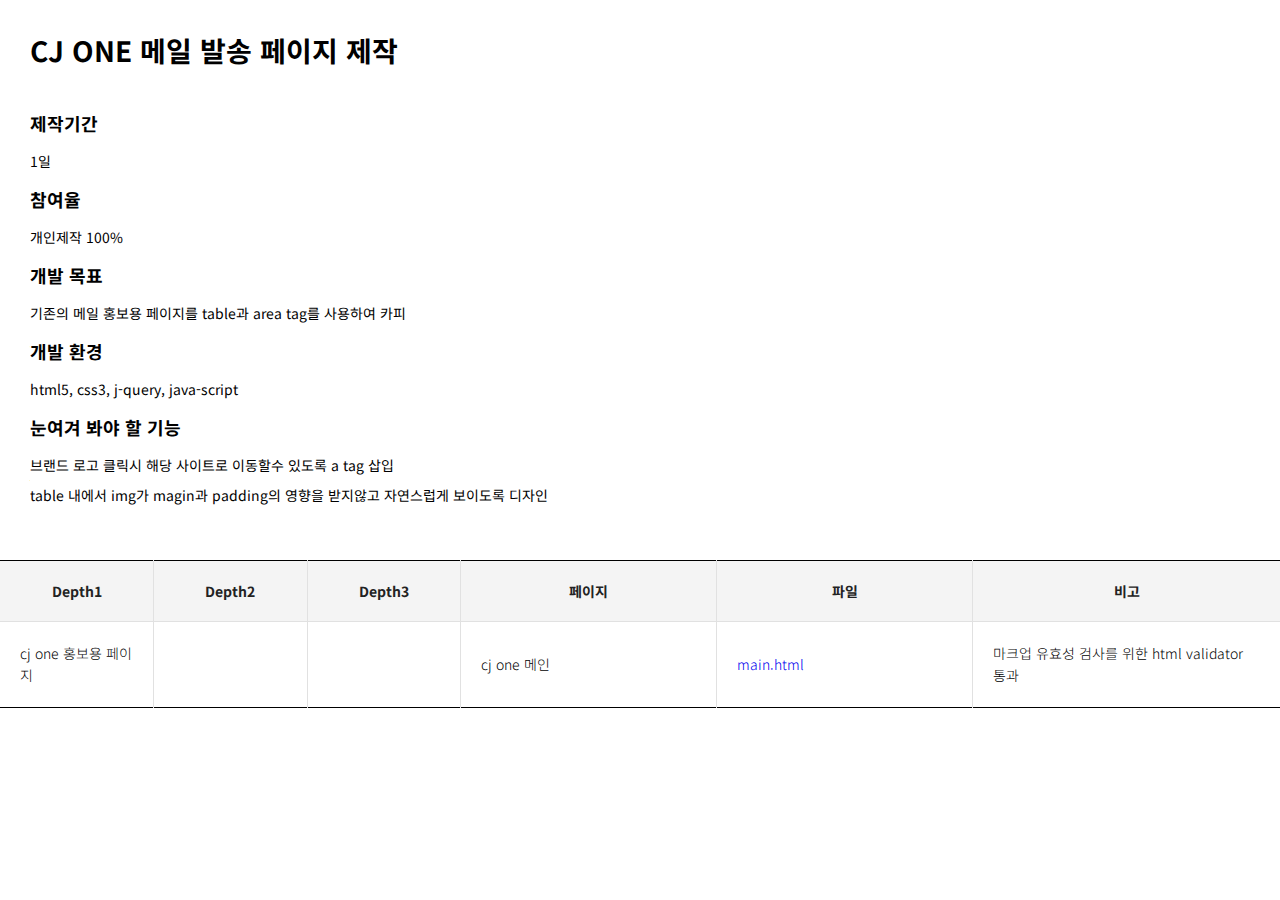
<file: cj/intro.html>
<!DOCTYPE html>
<html lang="ko">
<head>
    <meta charset="UTF-8">
    <meta name="viewport" content="width=device-width, initial-scale=1.0">
    <title>CJ ONE</title>
    <link href="https://fonts.googleapis.com/css?family=Noto+Sans+KR:100,400,500,600,700&display=swap" rel="stylesheet">
    <style>
        * {margin:0;padding:0}
        html,body{width:100%;height:100%}
        body,input,textarea,select,button,table{font-family:'Noto Sans KR', sans-serif; font-size: 14px}
        img,fieldset{border:0}
        img{vertical-align:top}
        ul,ol{list-style:none}
        em,address{font-style:normal}
        hr{display: none;}
        a{text-decoration:none}
        a:hover,a:active,a:focus{text-decoration:underline}

        h1 {padding: 30px; font-size: 28px;}
        h2 {padding: 10px 30px; font-size: 18px;}
        li {padding-left: 30px; line-height: 30px;}

        table{
    width:100%;
    border-top:1px solid #000;
    border-bottom:1px solid #000;
    border-collapse:collapse;
    margin: 50px 0;
}

table caption{
    position:absolute;
    width:1px;
    height:1px;
    overflow:hidden;
    border:0;
    clip:rect(1px, 1px, 1px, 1px);
}

table th{
    background:#f4f4f4;
    color:#222;
    padding:20px 0;
    border-bottom:1px solid #e1e1e1;
    border-right:1px solid #e1e1e1;
}
table th:last-child{
    border-right:0;
}

table tbody > tr{
    border-bottom:1px solid #e1e1e1;
}
table tbody > tr:last-child{
    border-bottom:0;
}

table td{
    padding:20px;
    font-weight:300;
    text-align:left;
    line-height:1.6;
    border-right:1px solid #e1e1e1;
}

table td:last-child{
    border-right:0;
}
    </style>
</head>
<body>
    <h1>CJ ONE 메일 발송 페이지 제작</h1>
    <div class="info">
        <h2>제작기간</h2>
        <ul>
            <li>1일</li>
        </ul>
        <h2>참여율</h2>
        <ul>
            <li>개인제작 100%</li>
        </ul>
        <h2>개발 목표</h2>
        <ul>
            <li>기존의 메일 홍보용 페이지를 table과 area tag를 사용하여 카피</li>
        </ul>
        <h2>개발 환경</h2>
        <ul>
            <li>html5, css3, j-query, java-script</li>
        </ul>
        <h2>눈여겨 봐야 할 기능</h2>
        <ul>
            <li>브랜드 로고 클릭시 해당 사이트로 이동할수 있도록 a tag 삽입</li>
            <li>table 내에서 img가 magin과 padding의 영향을 받지않고 자연스럽게 보이도록 디자인</li>
        </ul>
    </div>
    <table>
        <caption>밀리의서재 퍼블리싱 포트폴리오 표</caption>
        <colgroup>
            <col style="width:12%">
            <col style="width:12%">
            <col style="width:12%">
            <col style="width:20%">
            <col style="width:20%">
            <col style="width:24%">
        </colgroup>
        <thead>
            <tr>
                <th>Depth1</th>
                <th>Depth2</th>
                <th>Depth3</th>
                <th>페이지</th>
                <th>파일</th>
                <th>비고</th>
            </tr>
        </thead>
    
        <tbody>
            <tr>
                <td>cj one 홍보용 페이지</td>
                <td></td>
                <td></td>
                <td>cj one 메인</td>
                <td><a href="cj_index.html" target="_blank" title="새 창 열림">main.html</a></td>
                <td>마크업 유효성 검사를 위한 html validator 통과</td>
            </tr>
    
        </tbody>
    </table>
</body>
</html>
</file>
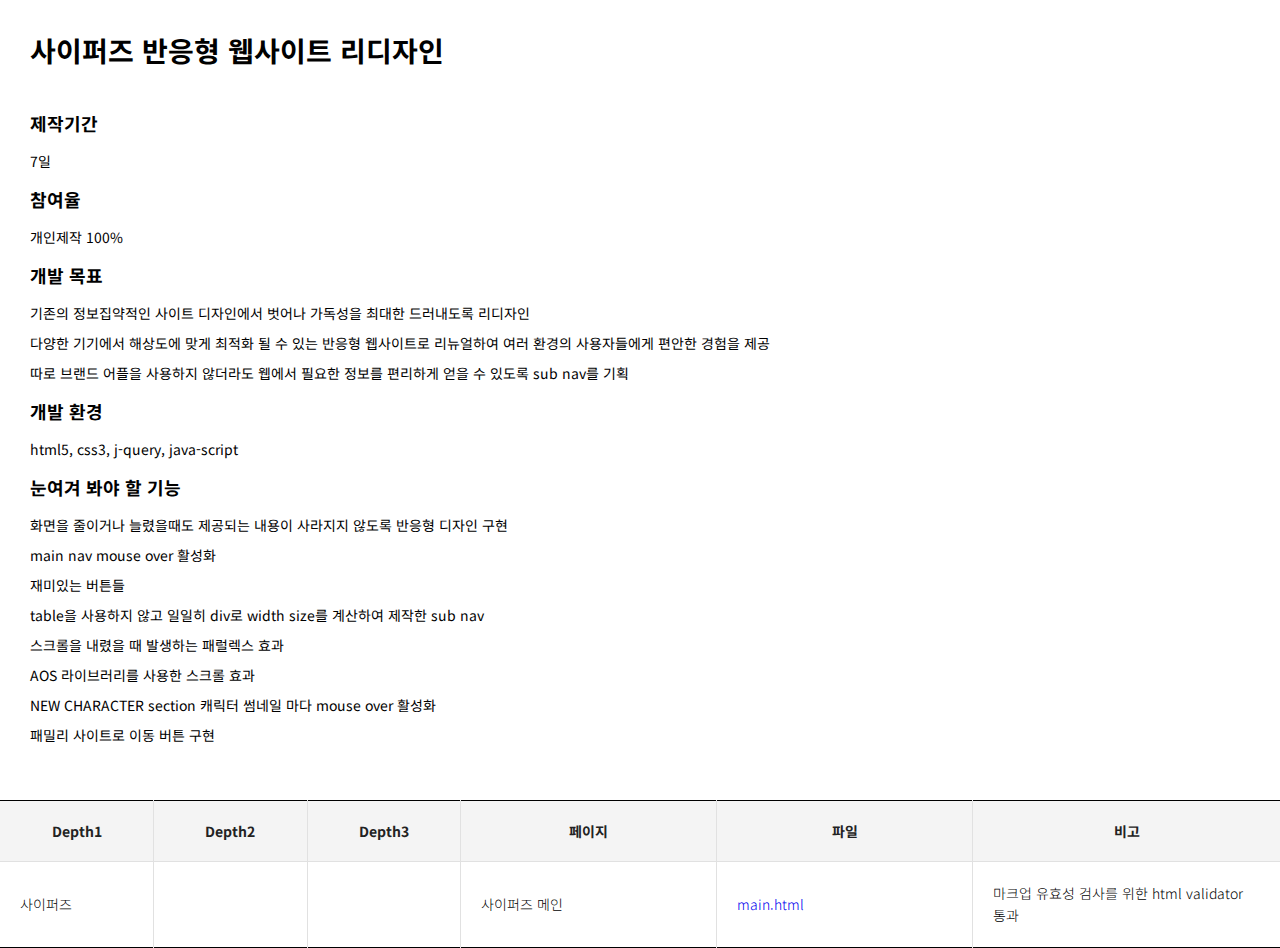
<file: cyphers/intro.html>
<!DOCTYPE html>
<html lang="ko">
<head>
    <meta charset="UTF-8">
    <meta name="viewport" content="width=device-width, initial-scale=1.0">
    <title>액션본능! 사이퍼즈</title>
    <link href="https://fonts.googleapis.com/css?family=Noto+Sans+KR:100,400,500,600,700&display=swap" rel="stylesheet">
    <style>
        * {margin:0;padding:0}
        html,body{width:100%;height:100%}
        body,input,textarea,select,button,table{font-family:'Noto Sans KR', sans-serif; font-size: 14px}
        img,fieldset{border:0}
        img{vertical-align:top}
        ul,ol{list-style:none}
        em,address{font-style:normal}
        hr{display: none;}
        a{text-decoration:none}
        a:hover,a:active,a:focus{text-decoration:underline}

        h1 {padding: 30px; font-size: 28px;}
        h2 {padding: 10px 30px; font-size: 18px;}
        li {padding-left: 30px; line-height: 30px;}

        table{
    width:100%;
    border-top:1px solid #000;
    border-bottom:1px solid #000;
    border-collapse:collapse;
    margin: 50px 0;
}

table caption{
    position:absolute;
    width:1px;
    height:1px;
    overflow:hidden;
    border:0;
    clip:rect(1px, 1px, 1px, 1px);
}

table th{
    background:#f4f4f4;
    color:#222;
    padding:20px 0;
    border-bottom:1px solid #e1e1e1;
    border-right:1px solid #e1e1e1;
}
table th:last-child{
    border-right:0;
}

table tbody > tr{
    border-bottom:1px solid #e1e1e1;
}
table tbody > tr:last-child{
    border-bottom:0;
}

table td{
    padding:20px;
    font-weight:300;
    text-align:left;
    line-height:1.6;
    border-right:1px solid #e1e1e1;
}

table td:last-child{
    border-right:0;
}
    </style>
</head>
<body>
    <h1>사이퍼즈 반응형 웹사이트 리디자인</h1>
    <div class="info">
        <h2>제작기간</h2>
        <ul>
            <li>7일</li>
        </ul>
        <h2>참여율</h2>
        <ul>
            <li>개인제작 100%</li>
        </ul>
        <h2>개발 목표</h2>
        <ul>
            <li>기존의 정보집약적인 사이트 디자인에서 벗어나 가독성을 최대한 드러내도록 리디자인</li>
            <li>다양한 기기에서 해상도에 맞게 최적화 될 수 있는 반응형 웹사이트로 리뉴얼하여 여러 환경의 사용자들에게 편안한 경험을 제공</li>
            <li>따로 브랜드 어플을 사용하지 않더라도 웹에서 필요한 정보를 편리하게 얻을 수 있도록 sub nav를 기획</li>
        </ul>
        <h2>개발 환경</h2>
        <ul>
            <li>html5, css3, j-query, java-script</li>
        </ul>
        <h2>눈여겨 봐야 할 기능</h2>
        <ul>
            <li>화면을 줄이거나 늘렸을때도 제공되는 내용이 사라지지 않도록 반응형 디자인 구현</li>
            <li>main nav mouse over 활성화</li>
            <li>재미있는 버튼들</li>
            <li>table을 사용하지 않고 일일히 div로 width size를 계산하여 제작한 sub nav</li>
            <li>스크롤을 내렸을 때 발생하는 패럴렉스 효과</li>
            <li>AOS 라이브러리를 사용한 스크롤 효과</li>
            <li>NEW CHARACTER section 캐릭터 썸네일 마다 mouse over 활성화</li>
            <li>패밀리 사이트로 이동 버튼 구현</li>
        </ul>
    </div>
    <table>
        <caption>사이퍼즈 퍼블리싱 포트폴리오 표</caption>
        <colgroup>
            <col style="width:12%">
            <col style="width:12%">
            <col style="width:12%">
            <col style="width:20%">
            <col style="width:20%">
            <col style="width:24%">
        </colgroup>
        <thead>
            <tr>
                <th>Depth1</th>
                <th>Depth2</th>
                <th>Depth3</th>
                <th>페이지</th>
                <th>파일</th>
                <th>비고</th>
            </tr>
        </thead>
    
        <tbody>
            <tr>
                <td>사이퍼즈</td>
                <td></td>
                <td></td>
                <td>사이퍼즈 메인</td>
                <td><a href="index.html" target="_blank" title="새 창 열림">main.html</a></td>
                <td>마크업 유효성 검사를 위한 html validator 통과</td>
            </tr>
        </tbody>
    </table>
</body>
</html>
</file>
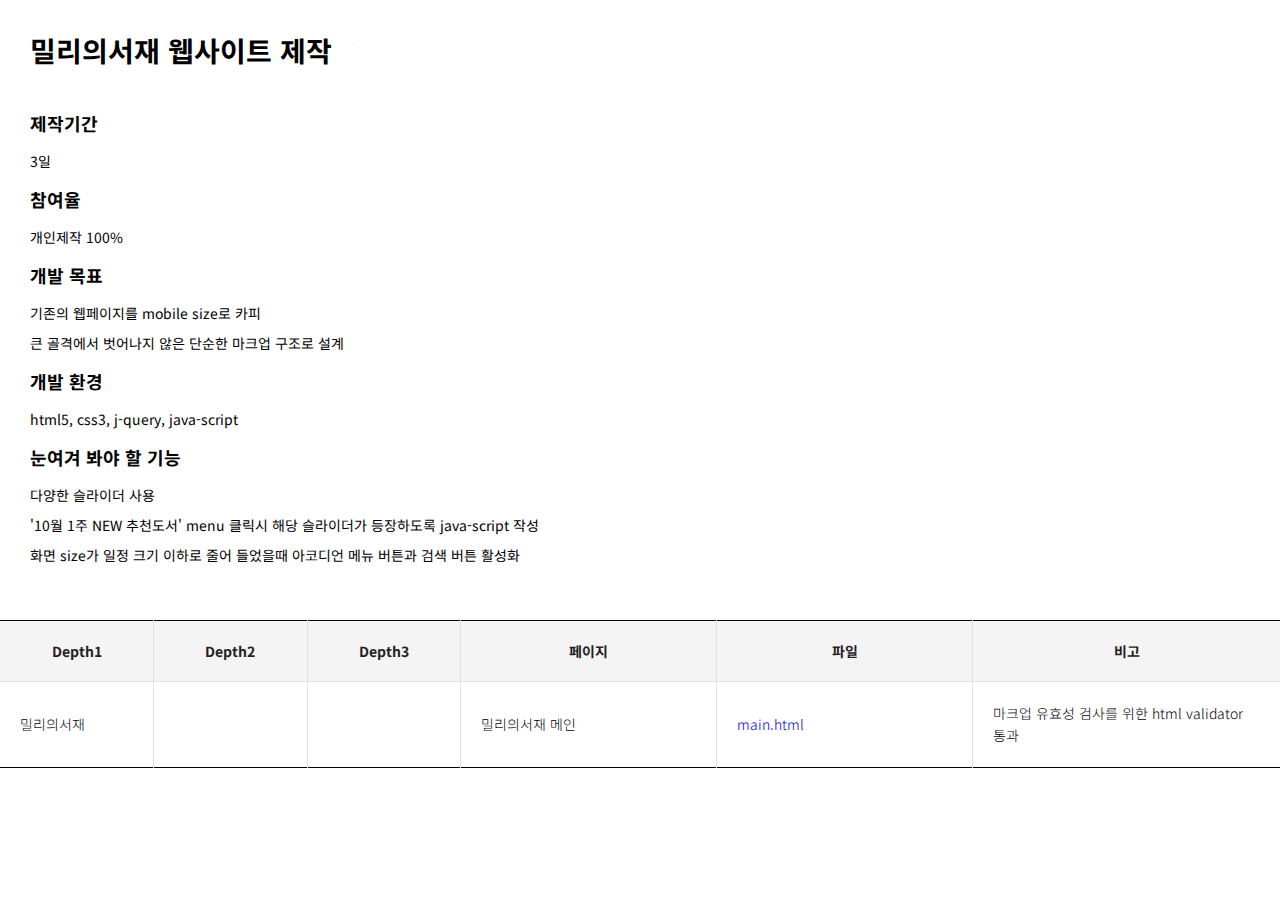
<file: millie/intro.html>
<!DOCTYPE html>
<html lang="ko">
<head>
    <meta charset="UTF-8">
    <meta name="viewport" content="width=device-width, initial-scale=1.0">
    <title>밀리의서재</title>
    <link href="https://fonts.googleapis.com/css?family=Noto+Sans+KR:100,400,500,600,700&display=swap" rel="stylesheet">
    <style>
        * {margin:0;padding:0}
        html,body{width:100%;height:100%}
        body,input,textarea,select,button,table{font-family:'Noto Sans KR', sans-serif; font-size: 14px}
        img,fieldset{border:0}
        img{vertical-align:top}
        ul,ol{list-style:none}
        em,address{font-style:normal}
        hr{display: none;}
        a{text-decoration:none}
        a:hover,a:active,a:focus{text-decoration:underline}

        h1 {padding: 30px; font-size: 28px;}
        h2 {padding: 10px 30px; font-size: 18px;}
        li {padding-left: 30px; line-height: 30px;}

        table{
    width:100%;
    border-top:1px solid #000;
    border-bottom:1px solid #000;
    border-collapse:collapse;
    margin: 50px 0;
}

table caption{
    position:absolute;
    width:1px;
    height:1px;
    overflow:hidden;
    border:0;
    clip:rect(1px, 1px, 1px, 1px);
}

table th{
    background:#f4f4f4;
    color:#222;
    padding:20px 0;
    border-bottom:1px solid #e1e1e1;
    border-right:1px solid #e1e1e1;
}
table th:last-child{
    border-right:0;
}

table tbody > tr{
    border-bottom:1px solid #e1e1e1;
}
table tbody > tr:last-child{
    border-bottom:0;
}

table td{
    padding:20px;
    font-weight:300;
    text-align:left;
    line-height:1.6;
    border-right:1px solid #e1e1e1;
}

table td:last-child{
    border-right:0;
}
    </style>
</head>
<body>
    <h1>밀리의서재 웹사이트 제작</h1>
    <div class="info">
        <h2>제작기간</h2>
        <ul>
            <li>3일</li>
        </ul>
        <h2>참여율</h2>
        <ul>
            <li>개인제작 100%</li>
        </ul>
        <h2>개발 목표</h2>
        <ul>
            <li>기존의 웹페이지를 mobile size로 카피</li>
            <li>큰 골격에서 벗어나지 않은 단순한 마크업 구조로 설계</li>
        </ul>
        <h2>개발 환경</h2>
        <ul>
            <li>html5, css3, j-query, java-script</li>
        </ul>
        <h2>눈여겨 봐야 할 기능</h2>
        <ul>
            <li>다양한 슬라이더 사용</li>
            <li>'10월 1주 NEW 추천도서' menu 클릭시 해당 슬라이더가 등장하도록 java-script 작성</li>
            <li>화면 size가 일정 크기 이하로 줄어 들었을때 아코디언 메뉴 버튼과 검색 버튼 활성화</li>
        </ul>
    </div>
    <table>
        <caption>밀리의서재 퍼블리싱 포트폴리오 표</caption>
        <colgroup>
            <col style="width:12%">
            <col style="width:12%">
            <col style="width:12%">
            <col style="width:20%">
            <col style="width:20%">
            <col style="width:24%">
        </colgroup>
        <thead>
            <tr>
                <th>Depth1</th>
                <th>Depth2</th>
                <th>Depth3</th>
                <th>페이지</th>
                <th>파일</th>
                <th>비고</th>
            </tr>
        </thead>
    
        <tbody>
            <tr>
                <td>밀리의서재</td>
                <td></td>
                <td></td>
                <td>밀리의서재 메인</td>
                <td><a href="index.html" target="_blank" title="새 창 열림">main.html</a></td>
                <td>마크업 유효성 검사를 위한 html validator 통과</td>
            </tr>
    
        </tbody>
    </table>
</body>
</html>
</file>
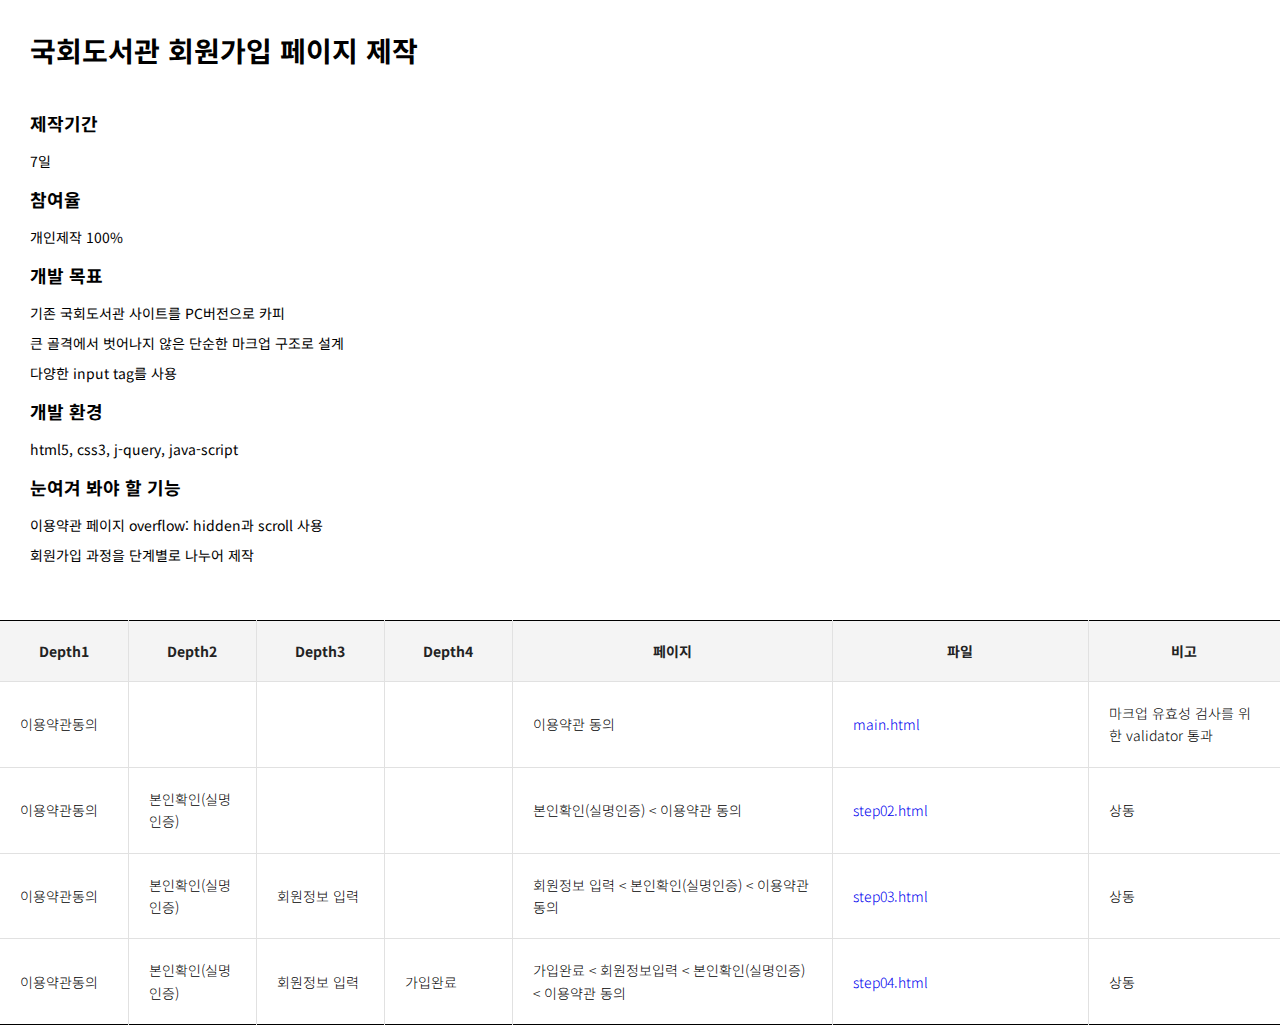
<file: nanet/intro.html>
<!DOCTYPE html>
<html lang="ko">
<head>
    <meta charset="UTF-8">
    <meta name="viewport" content="width=device-width, initial-scale=1.0">
    <title>국회도서관</title>
    <link href="https://fonts.googleapis.com/css?family=Noto+Sans+KR:100,400,500,600,700&display=swap" rel="stylesheet">
    <style>
        * {margin:0;padding:0}
        html,body{width:100%;height:100%}
        body,input,textarea,select,button,table{font-family:'Noto Sans KR', sans-serif; font-size: 14px}
        img,fieldset{border:0}
        img{vertical-align:top}
        ul,ol{list-style:none}
        em,address{font-style:normal}
        hr{display: none;}
        a{text-decoration:none}
        a:hover,a:active,a:focus{text-decoration:underline}

        h1 {padding: 30px; font-size: 28px;}
        h2 {padding: 10px 30px; font-size: 18px;}
        li {padding-left: 30px; line-height: 30px;}

        table{
    width:100%;
    border-top:1px solid #000;
    border-bottom:1px solid #000;
    border-collapse:collapse;
    margin: 50px 0;
}

table caption{
    position:absolute;
    width:1px;
    height:1px;
    overflow:hidden;
    border:0;
    clip:rect(1px, 1px, 1px, 1px);
}

table th{
    background:#f4f4f4;
    color:#222;
    padding:20px 0;
    border-bottom:1px solid #e1e1e1;
    border-right:1px solid #e1e1e1;
}
table th:last-child{
    border-right:0;
}

table tbody > tr{
    border-bottom:1px solid #e1e1e1;
}
table tbody > tr:last-child{
    border-bottom:0;
}

table td{
    padding:20px;
    font-weight:300;
    text-align:left;
    line-height:1.6;
    border-right:1px solid #e1e1e1;
}

table td:last-child{
    border-right:0;
}
    </style>
</head>
<body>
    <h1>국회도서관 회원가입 페이지 제작</h1>
    <div class="info">
        <h2>제작기간</h2>
        <ul>
            <li>7일</li>
        </ul>
        <h2>참여율</h2>
        <ul>
            <li>개인제작 100%</li>
        </ul>
        <h2>개발 목표</h2>
        <ul>
            <li>기존 국회도서관 사이트를 PC버전으로 카피</li>
            <li>큰 골격에서 벗어나지 않은 단순한 마크업 구조로 설계</li>
            <li>다양한 input tag를 사용</li>
        </ul>
        <h2>개발 환경</h2>
        <ul>
            <li>html5, css3, j-query, java-script</li>
        </ul>
        <h2>눈여겨 봐야 할 기능</h2>
        <ul>
            <li>이용약관 페이지 overflow: hidden과 scroll 사용</li>
            <li>회원가입 과정을 단계별로 나누어 제작</li>
        </ul>
    </div>
    <table>
        <caption>국회도서관 퍼블리싱 포트폴리오 표</caption>
        <colgroup>
            <col style="width:10%">
            <col style="width:10%">
            <col style="width:10%">
            <col style="width:10%">
            <col style="width:25%">
            <col style="width:20%">
            <col style="width:20%">
        </colgroup>
        <thead>
            <tr>
                <th>Depth1</th>
                <th>Depth2</th>
                <th>Depth3</th>
                <th>Depth4</th>
                <th>페이지</th>
                <th>파일</th>
                <th>비고</th>
            </tr>
        </thead>
    
        <tbody>
            <tr>
                <td>이용약관동의</td>
                <td></td>
                <td></td>
                <td></td>
                <td>이용약관 동의</td>
                <td><a href="index.html" target="_blank" title="새 창 열림">main.html</a></td>
                <td>마크업 유효성 검사를 위한 validator 통과</td>
            </tr>

            <tr>
                <td>이용약관동의</td>
                <td>본인확인(실명인증)</td>
                <td></td>
                <td></td>
                <td>본인확인(실명인증) < 이용약관 동의</td>
                <td><a href="./html/step02.html" target="_blank" title="새 창 열림">step02.html</a></td>
                <td>상동</td>
            </tr>

            <tr>
                <td>이용약관동의</td>
                <td>본인확인(실명인증)</td>
                <td>회원정보 입력</td>
                <td></td>
                <td>회원정보 입력 < 본인확인(실명인증) < 이용약관 동의</td>
                <td><a href="./html/step03.html" target="_blank" title="새 창 열림">step03.html</a></td>
                <td>상동</td>
            </tr>

            <tr>
                <td>이용약관동의</td>
                <td>본인확인(실명인증)</td>
                <td>회원정보 입력</td>
                <td>가입완료</td>
                <td>가입완료 < 회원정보입력 < 본인확인(실명인증) < 이용약관 동의</td>
                <td><a href="./html/step04.html" target="_blank" title="새 창 열림">step04.html</a></td>
                <td>상동</td>
            </tr>
    
        </tbody>
    </table>
</body>
</html>
</file>
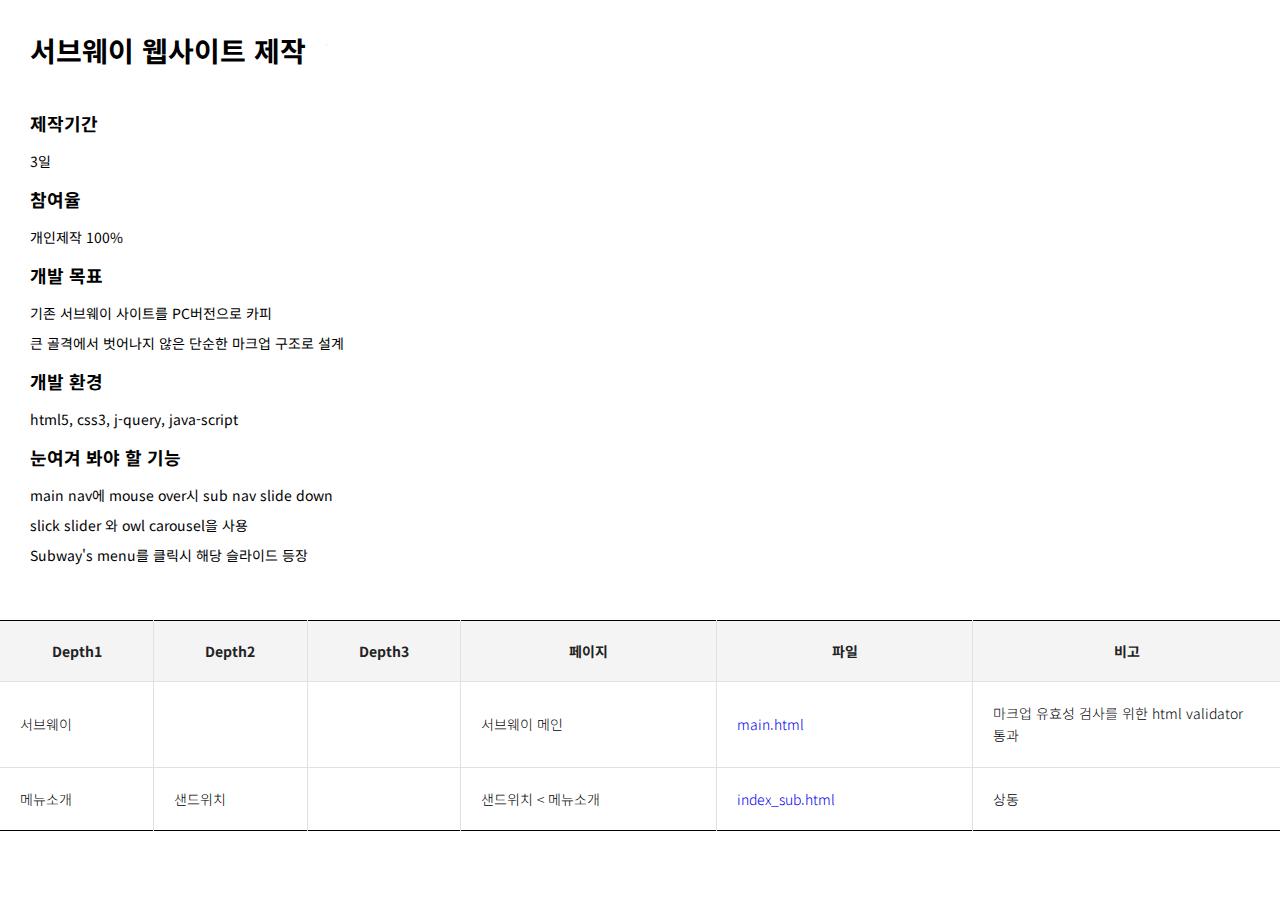
<file: subway/intro.html>
<!DOCTYPE html>
<html lang="ko">
<head>
    <meta charset="UTF-8">
    <meta name="viewport" content="width=device-width, initial-scale=1.0">
    <title>SUBWAY 써브웨이</title>
    <link href="https://fonts.googleapis.com/css?family=Noto+Sans+KR:100,400,500,600,700&display=swap" rel="stylesheet">
    <style>
        * {margin:0;padding:0}
        html,body{width:100%;height:100%}
        body,input,textarea,select,button,table{font-family:'Noto Sans KR', sans-serif; font-size: 14px}
        img,fieldset{border:0}
        img{vertical-align:top}
        ul,ol{list-style:none}
        em,address{font-style:normal}
        hr{display: none;}
        a{text-decoration:none}
        a:hover,a:active,a:focus{text-decoration:underline}

        h1 {padding: 30px; font-size: 28px;}
        h2 {padding: 10px 30px; font-size: 18px;}
        li {padding-left: 30px; line-height: 30px;}

        table{
    width:100%;
    border-top:1px solid #000;
    border-bottom:1px solid #000;
    border-collapse:collapse;
    margin: 50px 0;
}

table caption{
    position:absolute;
    width:1px;
    height:1px;
    overflow:hidden;
    border:0;
    clip:rect(1px, 1px, 1px, 1px);
}

table th{
    background:#f4f4f4;
    color:#222;
    padding:20px 0;
    border-bottom:1px solid #e1e1e1;
    border-right:1px solid #e1e1e1;
}
table th:last-child{
    border-right:0;
}

table tbody > tr{
    border-bottom:1px solid #e1e1e1;
}
table tbody > tr:last-child{
    border-bottom:0;
}

table td{
    padding:20px;
    font-weight:300;
    text-align:left;
    line-height:1.6;
    border-right:1px solid #e1e1e1;
}

table td:last-child{
    border-right:0;
}
    </style>
</head>
<body>
    <h1>서브웨이 웹사이트 제작</h1>
    <div class="info">
        <h2>제작기간</h2>
        <ul>
            <li>3일</li>
        </ul>
        <h2>참여율</h2>
        <ul>
            <li>개인제작 100%</li>
        </ul>
        <h2>개발 목표</h2>
        <ul>
            <li>기존 서브웨이 사이트를 PC버전으로 카피</li>
            <li>큰 골격에서 벗어나지 않은 단순한 마크업 구조로 설계</li>
        </ul>
        <h2>개발 환경</h2>
        <ul>
            <li>html5, css3, j-query, java-script</li>
        </ul>
        <h2>눈여겨 봐야 할 기능</h2>
        <ul>
            <li>main nav에 mouse over시 sub nav slide down</li>
            <li>slick slider 와 owl carousel을 사용</li>
            <li>Subway's menu를 클릭시 해당 슬라이드 등장</li>
        </ul>
    </div>
    <table>
        <caption>서브웨이 퍼블리싱 포트폴리오 표</caption>
        <colgroup>
            <col style="width:12%">
            <col style="width:12%">
            <col style="width:12%">
            <col style="width:20%">
            <col style="width:20%">
            <col style="width:24%">
        </colgroup>
        <thead>
            <tr>
                <th>Depth1</th>
                <th>Depth2</th>
                <th>Depth3</th>
                <th>페이지</th>
                <th>파일</th>
                <th>비고</th>
            </tr>
        </thead>
    
        <tbody>
            <tr>
                <td>서브웨이</td>
                <td></td>
                <td></td>
                <td>서브웨이 메인</td>
                <td><a href="index.html" target="_blank" title="새 창 열림">main.html</a></td>
                <td>마크업 유효성 검사를 위한 html validator 통과</td>
            </tr>

            <tr>
                <td>메뉴소개</td>
                <td>샌드위치</td>
                <td></td>
                <td>샌드위치 < 메뉴소개</td>
                <td><a href="index_sub.html" target="_blank" title="새 창 열림">index_sub.html</a></td>
                <td>상동</td>
            </tr>
    
        </tbody>
    </table>
</body>
</html>
</file>
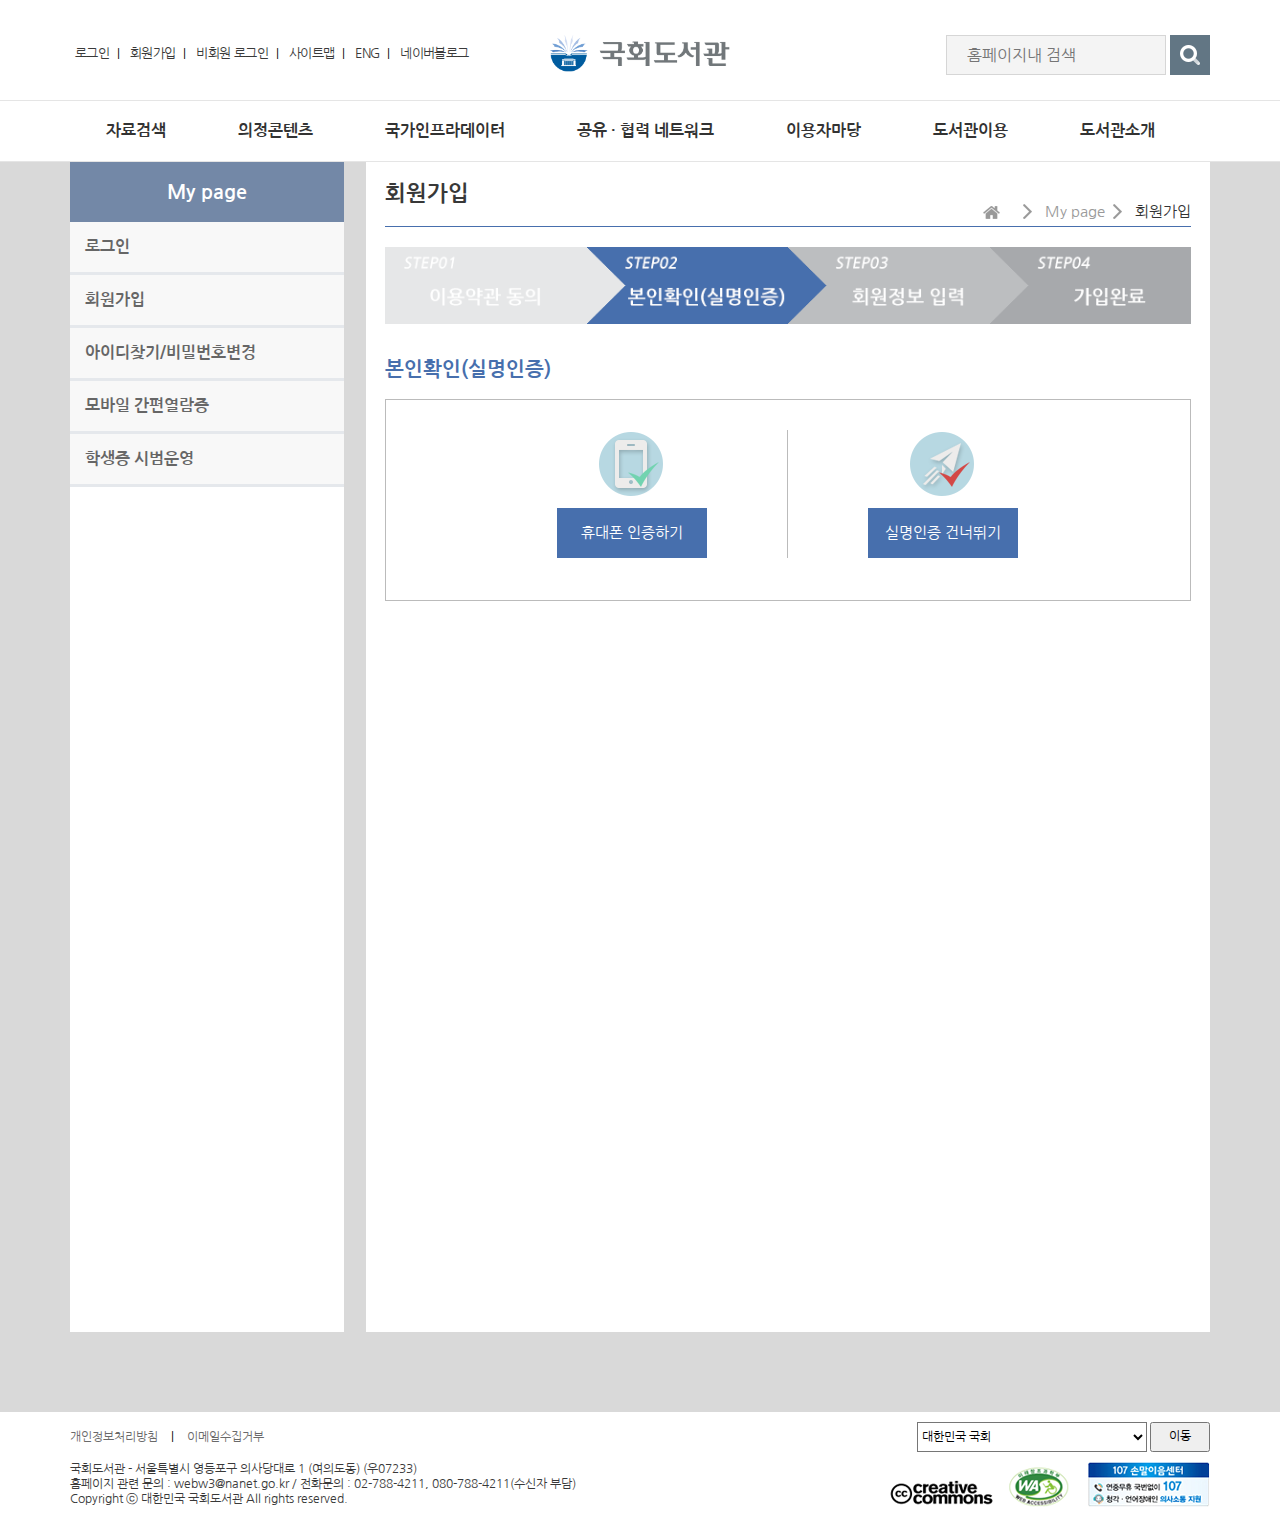
<file: nanet/html/step02.html>
<!DOCTYPE html>
<html lang="ko">
<head>
    <meta charset="UTF-8">
    <meta name="viewport" content="width=device-width, initial-scale=1.0">
    <meta http-equiv="X-UA-Compatible" content="ie=edge">
    <title>회원가입(step02 본인확인)</title>
        <link rel="shortcut icon" href="../favicon.ico" type="image/x-icon">
        <link rel="icon" href="../favicon.ico" type="image/x-icon">
        <link rel="stylesheet" href="../css/nanet.css">
</head>
<body>
    <dl class="skip">
        <dt class="blind"><strong>바로가기메뉴</strong></dt>
        <dd><a href="#contents">본문 바로가기</a></dd>
    </dl>
    <hr>
    <div id="wrap">
        <!-- header -->
        <div id="header">
            <div class="util">
                <h1 class="logo"><a href="#"><img src="../img/logo.png" alt="국회도서관"></a></h1>
                <ul class="utilL clearfix">
                    <li><a href="#">로그인</a> |</li>
                    <li><a href="#">회원가입</a> |</li>
                    <li><a href="#">비회원 로그인</a> |</li>
                    <li><a href="#">사이트맵</a> |</li>
                    <li><a href="#">ENG</a> |</li>
                    <li><a href="#">네이버블로그</a></li>
                </ul>
                <div class="utilR">
                    <div class="search">
                        <input type="text" id="searchR" name="R_searchR" title="홈페이지내 검색" placeholder="홈페이지내 검색" value="" class="utilSearch">
                    </div>
                    <div class="btn">
                        <button type="submit">검색</button>
                    </div>
                </div>
            </div>
        </div>
        <!-- //header -->
        <!-- gnb -->
        <div id="gnb">
            <div class="inn">
                <ul class=" clearfix">
                    <li><a href="#">자료검색</a></li>
                    <li><a href="#">의정콘텐츠</a></li>
                    <li><a href="#">국가인프라데이터</a></li>
                    <li><a href="#">공유 · 협력 네트워크</a></li>
                    <li><a href="#">이용자마당</a></li>
                    <li><a href="#">도서관이용</a></li>
                    <li><a href="#">도서관소개</a></li>
                </ul>
            </div>
        </div>
        <!-- //gnb -->
        <!-- contents -->
        <div id="contents">
            <div class="inn clearfix">
                <div class="aside">
                    <h2>My page</h2>
                    <ul>
                        <li><a href="#">로그인</a></li>
                        <li><a href="#">회원가입</a></li>
                        <li><a href="#">아이디찾기/비밀번호변경</a></li>
                        <li><a href="#">모바일 간편열람증</a></li>
                        <li><a href="#">학생증 시범운영</a></li>
                    </ul>
                </div>
                <div class="content">
                    <div class="contentTop clearfix">
                        <h2 class="memberH2">회원가입</h2>
                        <ul>
                            <li class="c_t1"><a href="#">홈</a></li>
                            <li class="c_t2"><a href="#">My page</a></li>
                            <li class="on"><a href="#">회원가입</a></li>
                        </ul>
                    </div>
                    <div class="contentBody">
                        <div class="box">
                            <img src="../img/membershipStep02.png" alt="step02 본인확인(실명인증)">
                        </div>
                        <h3>본인확인(실명인증)</h3>
                        <div class="contentCheck">
                            <ul>
                                <li><a href="../html/step03.html"><img src="../img/ico-step02-01.png" alt="휴대폰 인증하기"><span>휴대폰 인증하기</span></a></li>
                                <li><a href="../html/step03.html"><img src="../img/ico-step02-02.png" alt="실명인증 건너뛰기"><span>실명인증 건너뛰기</span></a></li>
                            </ul>
                        </div>
                    </div>
                </div>
            </div>
        </div>
        <!-- //contents -->
        <!-- footer -->
        <div id="footer">
            <div class="footerTop clearfix">
            <ul>
                <li><a href="#">개인정보처리방침</a> | </li>
                <li><a href="#">이메일수집거부</a></li>       
            </ul>
            <fieldset>
                <legend>관련사이트</legend>
                <div class="siteLink">
                    <select name="siteLink" id="siteLink" title="관련사이트 바로가기" class="btmSiteLink">
                        <option value="대한민국 국회">대한민국 국회</option>
                        <option value="국회사무처">국회사무처</option>
                        <option value="국회예산정책처">국회예산정책처</option>
                        <option value="국회입법조사처">국회입법조사처</option>
                        <option value="대한민국 국회">국회미래연구원</option>
                        <option value="대한민국 국회">선거정보도서관</option>
                        <option value="대한민국 국회">한국학술지인용색인</option>
                        <option value="대한민국 국회">국가전자도서관</option>
                        <option value="대한민국 국회">국가정책연구포털</option>
                    </select>
                </div>
                <button type="button">이동</button>
            </fieldset>
            </div>
            <div class="footerBtm clearfix">
                <div class="copyright">
                    <address>국회도서관 - 서울특별시 영등포구 의사당대로 1 (여의도동) (우07233)</address>
                    <p>홈페이지 관련 문의 : webw3@nanet.go.kr / 전화문의 : 02-788-4211, 080-788-4211(수신자 부담)</p>
                    <p>Copyright ⓒ 대한민국 국회도서관 All rights reserved.</p>
                </div>
                <div class="banner">
                    <a href="#" target="_blank"><img src="../img/btmBan01.png" alt="creative common"></a>
                    <a href="#" target="_blank"><img src="../img/btmBan02.png" alt="웹 접근성 국가인증"></a>
                    <a href="#" target="_blank"><img src="../img/btmBan03.png" alt="손말이음센터"></a>
                </div>
            </div>
        </div>
        <!-- //footer -->
    </div>
</body>
</html>
</file>
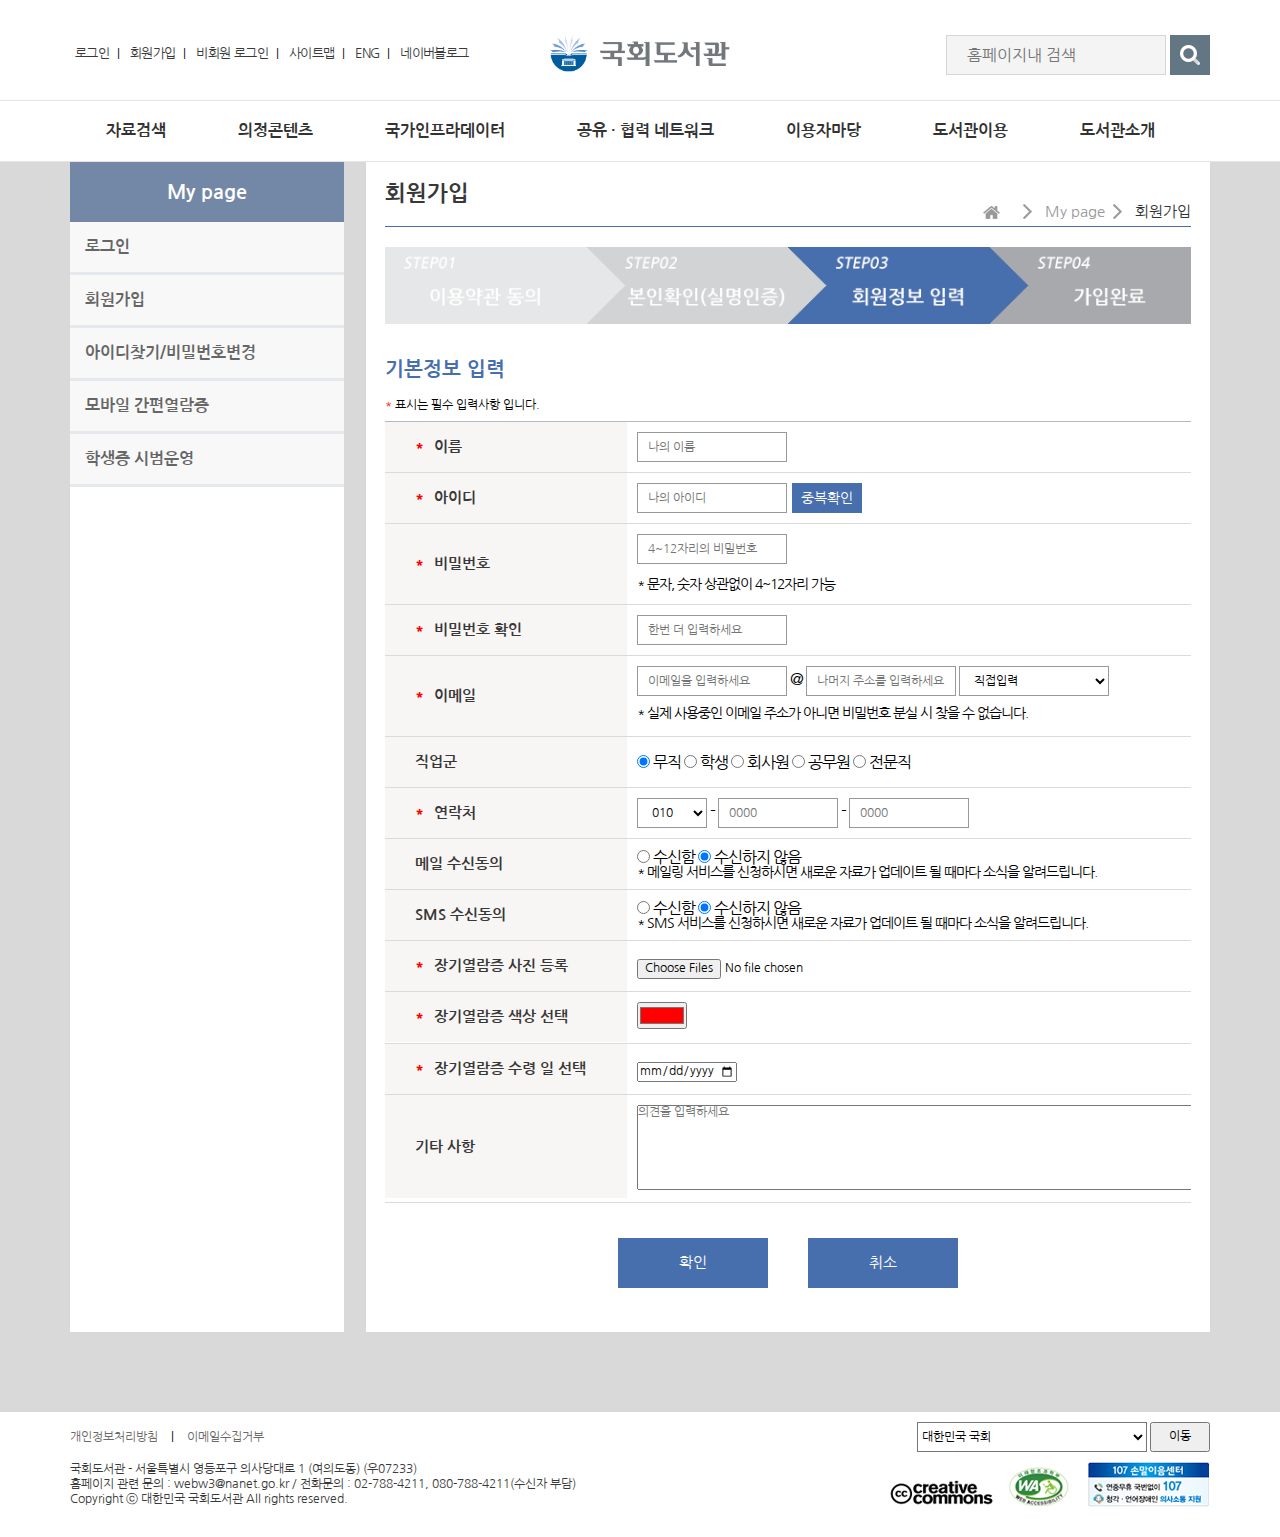
<file: nanet/html/step03.html>
<!DOCTYPE html>
<html lang="ko">
<head>
    <meta charset="UTF-8">
    <meta name="viewport" content="width=device-width, initial-scale=1.0">
    <meta http-equiv="X-UA-Compatible" content="ie=edge">
    <title>회원가입(step03 회원정보 입력)</title>
        <link rel="shortcut icon" href="../favicon.ico" type="image/x-icon">
        <link rel="icon" href="../favicon.ico" type="image/x-icon">
        <link rel="stylesheet" href="../css/nanet.css">
</head>
<body>
    <dl class="skip">
        <dt class="blind"><strong>바로가기메뉴</strong></dt>
        <dd><a href="#contents">본문 바로가기</a></dd>
    </dl>
    <hr>
    <div id="wrap">
        <!-- header -->
        <div id="header">
            <div class="util">
                <h1 class="logo"><a href="#"><img src="../img/logo.png" alt="국회도서관"></a></h1>
                <ul class="utilL clearfix">
                    <li><a href="#">로그인</a> |</li>
                    <li><a href="#">회원가입</a> |</li>
                    <li><a href="#">비회원 로그인</a> |</li>
                    <li><a href="#">사이트맵</a> |</li>
                    <li><a href="#">ENG</a> |</li>
                    <li><a href="#">네이버블로그</a></li>
                </ul>
                <div class="utilR">
                    <div class="search">
                        <input type="text" id="searchR" name="R_searchR" title="홈페이지내 검색" placeholder="홈페이지내 검색" value="" class="utilSearch">
                    </div>
                    <div class="btn">
                        <button type="submit">검색</button>
                    </div>
                </div>
            </div>
        </div>
        <!-- //header -->
        <!-- gnb -->
        <div id="gnb">
            <div class="inn">
                <ul class=" clearfix">
                    <li><a href="#">자료검색</a></li>
                    <li><a href="#">의정콘텐츠</a></li>
                    <li><a href="#">국가인프라데이터</a></li>
                    <li><a href="#">공유 · 협력 네트워크</a></li>
                    <li><a href="#">이용자마당</a></li>
                    <li><a href="#">도서관이용</a></li>
                    <li><a href="#">도서관소개</a></li>
                </ul>
            </div>
        </div>
        <!-- //gnb -->
        <!-- contents -->
        <div id="contents">
            <div class="inn clearfix">
                <div class="aside">
                    <h2>My page</h2>
                    <ul>
                        <li><a href="#">로그인</a></li>
                        <li><a href="#">회원가입</a></li>
                        <li><a href="#">아이디찾기/비밀번호변경</a></li>
                        <li><a href="#">모바일 간편열람증</a></li>
                        <li><a href="#">학생증 시범운영</a></li>
                    </ul>
                </div>
                <div class="content clearfix">
                    <div class="contentTop clearfix">
                        <h2 class="memberH2">회원가입</h2>
                        <ul>
                            <li class="c_t1"><a href="#">홈</a></li>
                            <li class="c_t2"><a href="#">My page</a></li>
                            <li class="on"><a href="#">회원가입</a></li>
                        </ul>
                    </div>
                    <div class="contentBody clearfix">
                        <div class="box">
                            <img src="../img/membershipStep03.png" alt="step02 본인확인(실명인증)">
                        </div>
                        <h3>기본정보 입력</h3>
                        <h4><strong>*</strong> 표시는 필수 입력사항 입니다.</h4>
                        <form action="#" method="POST" novalidate accept-charset="utf-8">
                            <div class="form_area">
                                <fieldset>
                                    <legend>회원정보 입력하기</legend>
                                    <div class="field">
                                        <label for="u_name" class="label"><em>*</em>이름</label>
                                        <div class="inp_area">
                                            <input type="text" id="u_name" name="u_name" placeholder="나의 이름" value="" class="inp_field">
                                        </div>
                                    </div>
                                    <div class="field">
                                        <label for="u_id" class="label"><em>*</em>아이디</label>
                                        <div class="inp_area">
                                            <input type="text" id="u_id" name="u_id" placeholder="나의 아이디" value="" class="inp_field">
                                            <button type="button" class="btn_button">중복확인</button>
                                        </div>
                                    </div>
                                    <div class="field">
                                        <label for="u_pw" class="label lh80"><em>*</em>비밀번호</label>
                                        <div class="inp_area">
                                            <input type="password" id="u_pw" name="u_pw" placeholder="4~12자리의 비밀번호" value="" class="inp_field">
                                            <p class="desc pt10 lh20">* 문자, 숫자 상관없이 4~12자리 가능</p>
                                        </div>
                                    </div>
                                    <div class="field">
                                        <label for="u_pw2" class="label"><em>*</em>비밀번호 확인</label>
                                        <div class="inp_area">
                                            <input type="password" id="u_pw2" name="u_pw2" placeholder="한번 더 입력하세요" value="" class="inp_field">
                                        </div>
                                    </div>
                                    <div class="field">
                                        <span class="label lh80"><em>*</em>이메일</span>
                                        <div class="inp_area">
                                            <label for="u_mail" class="blind">이메일 아이디 입력</label>
                                            <input type="text" id="u_mail" name="u_mail" placeholder="이메일을 입력하세요" value="" class="inp_field"> 
                                            @
                                            <label for="u_host" class="blind">이메일 호스트 입력</label>
                                            <input type="text" id="u_host" name="u_host" placeholder="나머지 주소를 입력하세요" value="" class="inp_field"> 
                                            <label for="u_host2" class="blind">이메일 호스트 선택</label>
                                            <select name="u_host2" id="u_host2" class="inp_field">
                                                <option value="">직접입력</option>
                                                <option value="naver.com">naver.com</option>
                                                <option value="hanmail.net">hanmail.net</option>
                                                <option value="gmail.com">gmail.com</option>
                                            </select>
                                            <p class="desc pt10">* 실제 사용중인 이메일 주소가 아니면 비밀번호 분실 시 찾을 수 없습니다.</p>
                                        </div>
                                    </div>
                                    <div class="field">
                                        <span class="label">직업군</span>
                                        <div class="inp_area lh30">
                                            <input type="radio" id="u_job" name="job" value="" checked>
                                            <label for="u_job">무직</label>
                                            <input type="radio" id="u_job2" name="job" value="">
                                            <label for="u_job2">학생</label>
                                            <input type="radio" id="u_job3" name="job" value="">
                                            <label for="u_job3">회사원</label>
                                            <input type="radio" id="u_job4" name="job" value="">
                                            <label for="u_job4">공무원</label>
                                            <input type="radio" id="u_job5" name="job" value="">
                                            <label for="u_job5">전문직</label>
                                        </div>
                                    </div>
                                    <div class="field">
                                        <span class="label"><em>*</em>연락처</span>
                                        <div class="inp_area">
                                            <label for="u_tel" class="blind">서비스 번호 선택</label>
                                            <select name="u_tel" id="u_tel" class="inp_field w70">
                                                <option value="010">010</option>
                                                <option value="011">011</option>
                                                <option value="016">016</option>
                                                <option value="018">018</option>
                                                <option value="019">019</option>
                                            </select> - 
                                            <label for="u_tel2" class="blind">전화번호 앞 4자리</label>
                                            <input type="text" id="u_tel2" name="u_tel2" placeholder="0000" value="" class="inp_field w120"> -
                                            <label for="u_tel3" class="blind">전화번호 뒤 4자리</label>
                                            <input type="text" id="u_tel3" name="u_tel3" placeholder="0000" value="" class="inp_field w120">
                                        </div>
                                    </div>
                                    <div class="field">
                                        <span class="label">메일 수신동의</span>
                                        <div class="inp_area">
                                            <input type="radio" id="rec_ok" name="rec" value="ok">
                                            <label for="rec_ok" class="label_rdo">수신함</label>
                                            <input type="radio" id="rec_no" name="rec" value="no" checked>
                                            <label for="rec_no" class="label_rdo">수신하지 않음</label>
                                            <p class="desc">* 메일링 서비스를 신청하시면 새로운 자료가 업데이트 될 때마다 소식을 알려드립니다.</p>
                                        </div>
                                    </div>
                                    <div class="field">
                                        <label for="rec_ok2" class="label">SMS 수신동의</label>
                                        <div class="inp_area">
                                            <input type="radio" id="rec_ok2" name="rec2" value="ok">
                                            <label for="rec_ok2">수신함</label>
                                            <input type="radio" id="rec_no2" name="rec2" value="no" checked>
                                            <label for="rec_no2">수신하지 않음</label>
                                            <p class="desc">* SMS 서비스를 신청하시면 새로운 자료가 업데이트 될 때마다 소식을 알려드립니다.</p>
                                        </div>
                                    </div>
                                    <div class="field">
                                        <label for="u_file" class="label"><em>*</em>장기열람증 사진 등록</label>
                                        <div class="inp_area lh30">
                                            <input type="file" id="u_file" name="u_file" title="파일첨부를 하세요" multiple>
                                        </div>
                                    </div>
                                    <div class="field">
                                        <label for="u_color" class="label"><em>*</em>장기열람증 색상 선택</label>
                                        <div class="inp_area lh30">
                                            <input type="color" id="u_color" name="u_color" value="#ff0000">
                                        </div>
                                    </div>
                                    <div class="field">
                                        <label for="u_date" class="label"><em>*</em>장기열람증 수령 일 선택</label>
                                        <div class="inp_area lh30">
                                            <input type="date" id="u_date" name="u_date" min="2019-01-01" max="2020-12-31" value="2019-11-1">
                                        </div>
                                    </div>
                                    <div class="field">
                                        <label for="comment" class="label lh103">기타 사항</label>
                                        <div class="inp_area">
                                            <textarea name="comment" id="comment" cols="50" rows="6" placeholder="의견을 입력하세요" style="resize: none"></textarea>
                                        </div>
                                    </div>
                                </fieldset>
                            <div class="btn_area03">
                                <ul>
                                    <li><a href="../html/step04.html">확인</a></li>
                                    <li><a href="../html/step04.html">취소</a></li>
                                </ul>
                            </div>
                            </div>
                        </form>
                    </div>
                </div>
            </div>
        </div>
        <!-- //contents -->
        <!-- footer -->
        <div id="footer">
            <div class="footerTop clearfix">
            <ul>
                <li><a href="#">개인정보처리방침</a> | </li>
                <li><a href="#">이메일수집거부</a></li>       
            </ul>
            <fieldset>
                <legend>관련사이트</legend>
                <div class="siteLink">
                    <select name="siteLink" id="siteLink" title="관련사이트 바로가기" class="btmSiteLink">
                        <option value="대한민국 국회">대한민국 국회</option>
                        <option value="국회사무처">국회사무처</option>
                        <option value="국회예산정책처">국회예산정책처</option>
                        <option value="국회입법조사처">국회입법조사처</option>
                        <option value="대한민국 국회">국회미래연구원</option>
                        <option value="대한민국 국회">선거정보도서관</option>
                        <option value="대한민국 국회">한국학술지인용색인</option>
                        <option value="대한민국 국회">국가전자도서관</option>
                        <option value="대한민국 국회">국가정책연구포털</option>
                    </select>
                </div>
                <button type="button">이동</button>
            </fieldset>
            </div>
            <div class="footerBtm clearfix">
                <div class="copyright">
                    <address>국회도서관 - 서울특별시 영등포구 의사당대로 1 (여의도동) (우07233)</address>
                    <p>홈페이지 관련 문의 : webw3@nanet.go.kr / 전화문의 : 02-788-4211, 080-788-4211(수신자 부담)</p>
                    <p>Copyright ⓒ 대한민국 국회도서관 All rights reserved.</p>
                </div>
                <div class="banner">
                    <a href="#" target="_blank"><img src="../img/btmBan01.png" alt="creative common"></a>
                    <a href="#" target="_blank"><img src="../img/btmBan02.png" alt="웹 접근성 국가인증"></a>
                    <a href="#" target="_blank"><img src="../img/btmBan03.png" alt="손말이음센터"></a>
                </div>
            </div>
        </div>
        <!-- //footer -->
    </div>
</body>
</html>
</file>
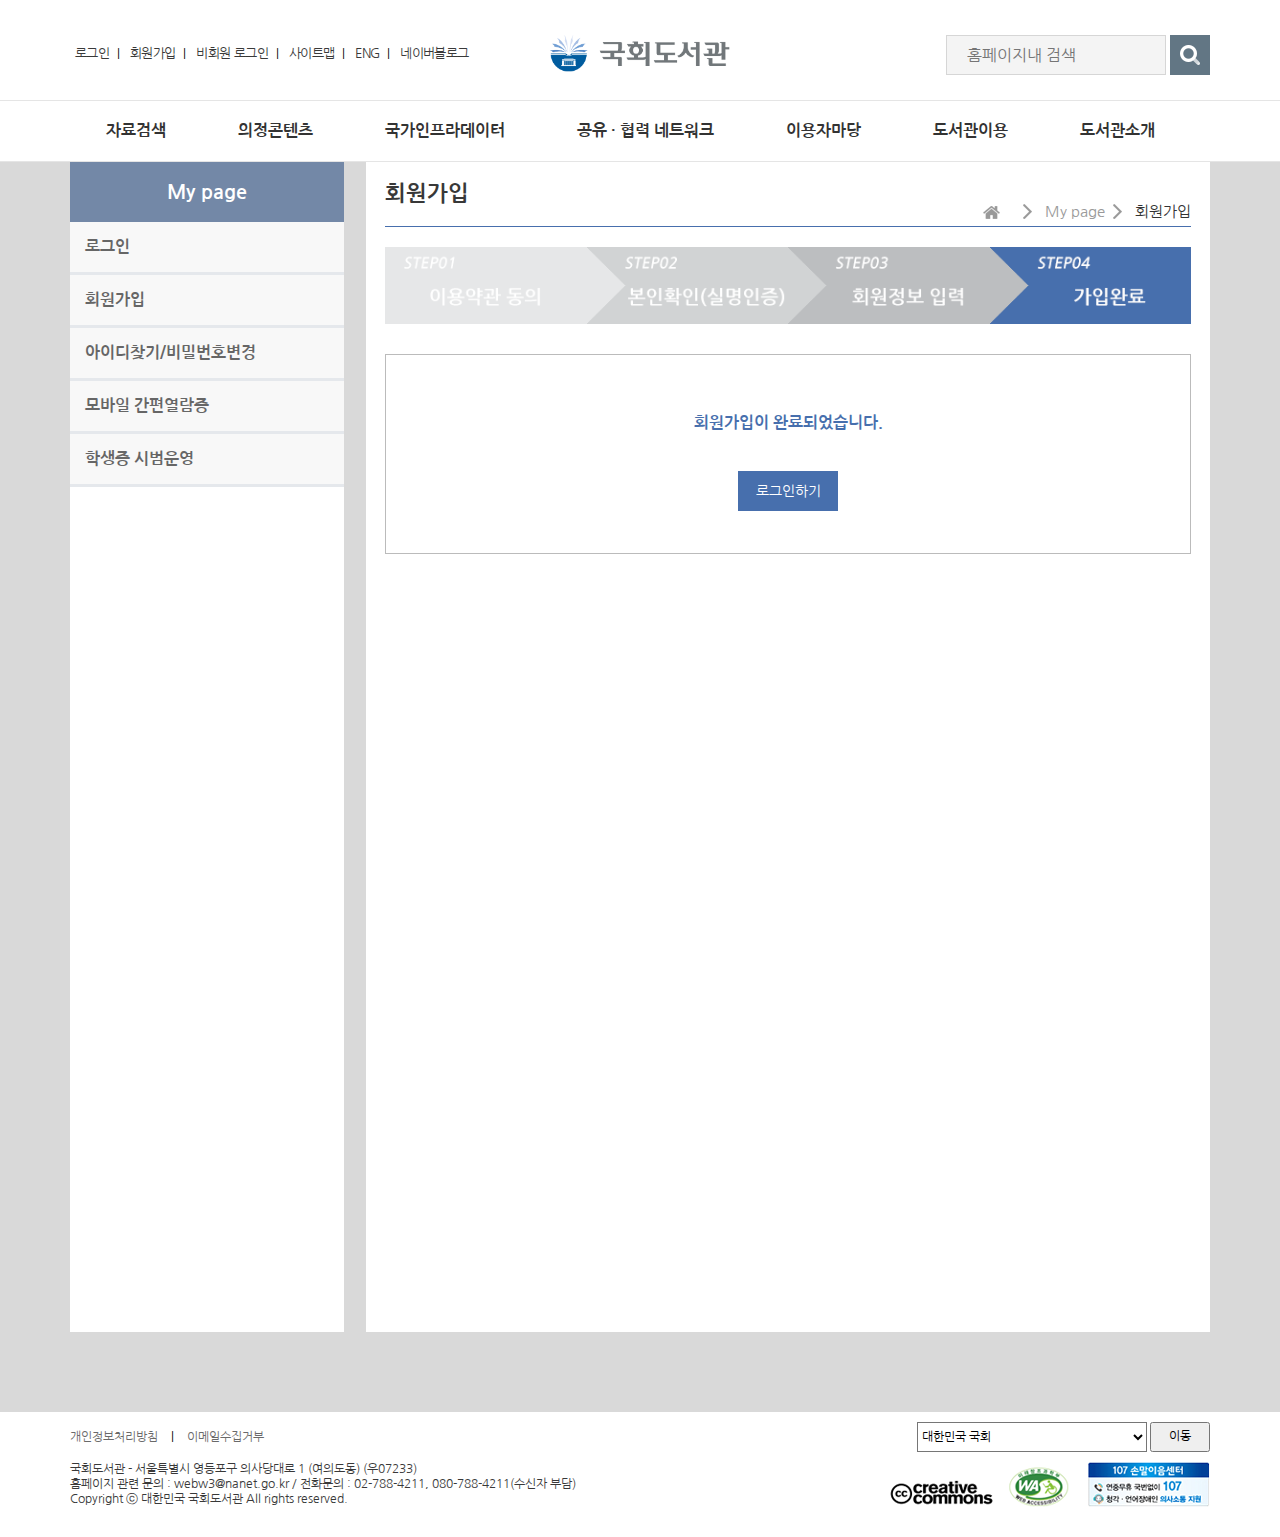
<file: nanet/html/step04.html>
<!DOCTYPE html>
<html lang="ko">
<head>
    <meta charset="UTF-8">
    <meta name="viewport" content="width=device-width, initial-scale=1.0">
    <meta http-equiv="X-UA-Compatible" content="ie=edge">
    <title>회원가입(step04 가입완료)</title>
        <link rel="shortcut icon" href="../favicon.ico" type="image/x-icon">
        <link rel="icon" href="../favicon.ico" type="image/x-icon">
        <link rel="stylesheet" href="../css/nanet.css">
</head>
<body>
    <dl class="skip">
        <dt class="blind"><strong>바로가기메뉴</strong></dt>
        <dd><a href="#contents">본문 바로가기</a></dd>
    </dl>
    <hr>
    <div id="wrap">
        <!-- header -->
        <div id="header">
            <div class="util">
                <h1 class="logo"><a href="#"><img src="../img/logo.png" alt="국회도서관"></a></h1>
                <ul class="utilL clearfix">
                    <li><a href="#">로그인</a> |</li>
                    <li><a href="#">회원가입</a> |</li>
                    <li><a href="#">비회원 로그인</a> |</li>
                    <li><a href="#">사이트맵</a> |</li>
                    <li><a href="#">ENG</a> |</li>
                    <li><a href="#">네이버블로그</a></li>
                </ul>
                <div class="utilR">
                    <div class="search">
                        <input type="text" id="searchR" name="R_searchR" title="홈페이지내 검색" placeholder="홈페이지내 검색" value="" class="utilSearch">
                    </div>
                    <div class="btn">
                        <button type="submit">검색</button>
                    </div>
                </div>
            </div>
        </div>
        <!-- //header -->
        <!-- gnb -->
        <div id="gnb">
            <div class="inn">
                <ul class=" clearfix">
                    <li><a href="#">자료검색</a></li>
                    <li><a href="#">의정콘텐츠</a></li>
                    <li><a href="#">국가인프라데이터</a></li>
                    <li><a href="#">공유 · 협력 네트워크</a></li>
                    <li><a href="#">이용자마당</a></li>
                    <li><a href="#">도서관이용</a></li>
                    <li><a href="#">도서관소개</a></li>
                </ul>
            </div>
        </div>
        <!-- //gnb -->
        <!-- contents -->
        <div id="contents">
            <div class="inn clearfix">
                <div class="aside">
                    <h2>My page</h2>
                    <ul>
                        <li><a href="#">로그인</a></li>
                        <li><a href="#">회원가입</a></li>
                        <li><a href="#">아이디찾기/비밀번호변경</a></li>
                        <li><a href="#">모바일 간편열람증</a></li>
                        <li><a href="#">학생증 시범운영</a></li>
                    </ul>
                </div>
                <div class="content">
                    <div class="contentTop clearfix">
                        <h2 class="memberH2">회원가입</h2>
                        <ul>
                            <li class="c_t1"><a href="#">홈</a></li>
                            <li class="c_t2"><a href="#">My page</a></li>
                            <li class="on"><a href="#">회원가입</a></li>
                        </ul>
                    </div>
                    <div class="contentBody">
                        <div class="box">
                            <img src="../img/membershipStep04.png" alt="step02 본인확인(실명인증)">
                        </div>
                        <h3 class="blind">회원가입 완료</h3>
                        <div class="content_complete">
                            <p>회원가입이 완료되었습니다.</p>
                            <ul>
                                <li><a href="../index.html">로그인하기</a></li>
                            </ul>
                        </div>
                    </div>
                </div>
            </div>
        </div>
        <!-- //contents -->
        <!-- footer -->
        <div id="footer">
            <div class="footerTop clearfix">
            <ul>
                <li><a href="#">개인정보처리방침</a> | </li>
                <li><a href="#">이메일수집거부</a></li>       
            </ul>
            <fieldset>
                <legend>관련사이트</legend>
                <div class="siteLink">
                    <select name="siteLink" id="siteLink" title="관련사이트 바로가기" class="btmSiteLink">
                        <option value="대한민국 국회">대한민국 국회</option>
                        <option value="국회사무처">국회사무처</option>
                        <option value="국회예산정책처">국회예산정책처</option>
                        <option value="국회입법조사처">국회입법조사처</option>
                        <option value="대한민국 국회">국회미래연구원</option>
                        <option value="대한민국 국회">선거정보도서관</option>
                        <option value="대한민국 국회">한국학술지인용색인</option>
                        <option value="대한민국 국회">국가전자도서관</option>
                        <option value="대한민국 국회">국가정책연구포털</option>
                    </select>
                </div>
                <button type="button">이동</button>
            </fieldset>
            </div>
            <div class="footerBtm clearfix">
                <div class="copyright">
                    <address>국회도서관 - 서울특별시 영등포구 의사당대로 1 (여의도동) (우07233)</address>
                    <p>홈페이지 관련 문의 : webw3@nanet.go.kr / 전화문의 : 02-788-4211, 080-788-4211(수신자 부담)</p>
                    <p>Copyright ⓒ 대한민국 국회도서관 All rights reserved.</p>
                </div>
                <div class="banner">
                    <a href="#" target="_blank"><img src="../img/btmBan01.png" alt="creative common"></a>
                    <a href="#" target="_blank"><img src="../img/btmBan02.png" alt="웹 접근성 국가인증"></a>
                    <a href="#" target="_blank"><img src="../img/btmBan03.png" alt="손말이음센터"></a>
                </div>
            </div>
        </div>
        <!-- //footer -->
    </div>
</body>
</html>
</file>
<file: css/style.css>
@charset "utf-8";
@import url('https://fonts.googleapis.com/css?family=Montserrat:100,200,300,400,500,600,700,800,900&display=swap');
@import url('https://fonts.googleapis.com/css?family=Noto+Sans+KR:100,300,400,500,700&display=swap');

/* common */
* {margin: 0; padding: 0; box-sizing: border-box; list-style: none; letter-spacing: -0.02em; font-family: 'Noto Sans KR', sans-serif; font-size: 14px;}
a {text-decoration: none;}
.wrap {width: 100%; overflow: hidden;}

/* header */
#header {position: relative; width: 100%; height: 100vh; overflow: hidden; background-color: #96bfe6;}

#header .menu-ico.on {opacity: 1; transition: 1.5s;}
#header .menu-ico {opacity: 0; position: fixed; top: 5%; right: 3%; padding: 30px; cursor: pointer; z-index: 1000;}
#header .menu {opacity: 0; position: fixed; top: 7%; right: 15%; transform: translateX(-50%); transition: all .3s ease-in; width: 70vw; border-bottom: 1px solid rgba(255, 255, 255, 0.5); z-index: 1000;}
#header .menu.on {opacity: 1; transform: translateX(0%); transition: all .3s ease-in;}
#header .menu.on ul > li:nth-child(1) {opacity: 1; transform: translateX(0%); transition: all .3s .6s ease-in;}
#header .menu.on ul > li:nth-child(2) {opacity: 1; transform: translateX(0%); transition: all .3s .8s ease-in;}
#header .menu.on ul > li:nth-child(3) {opacity: 1; transform: translateX(0%); transition: all .3s 1s ease-in;}
#header .menu.on ul > li:nth-child(4) {opacity: 1; transform: translateX(0%); transition: all .3s 1.2s ease-in;}
#header .menu.on ul > li:nth-child(5) {opacity: 1; transform: translateX(0%); transition: all .3s 1.4s ease-in;}
#header .menu > ul {display: flex; justify-content: space-between;}
#header .menu > ul > li {opacity: 0; transform: translateX(-50%); flex-direction: row; padding: 1.8em;}
#header .menu > ul > li > a {color: #fff; font-size: 18px; font-weight: 600;}
#header .menu > ul > li > a:hover {color: #f9dd6b;}

#header .scroll-position {position: fixed; bottom: 4%; left: 4%; width: 50px; height: 50px;
                        line-height: 50px; text-align: center; color: #fff; z-index: 1000;}

#header .aside.show {opacity: 1; transition: 1.5s;}
#header .aside {opacity: 0; position: fixed; top: 50%; left: -220px; transform: rotate(-90deg); z-index: 1000;}
#header .aside > ul {display: flex; justify-content: start;}
#header .aside > ul > li {flex-direction: row; padding: 1.5em;}
#header .aside > ul > li > p {color: #fff; font-size: 18px; font-weight: 500;}

#header .home {position: absolute; top: 30%; left: 15%;}
#header .home .first span {opacity: 0; color: #f9dd6b; font-family: 'Montserrat', sans-serif; font-size: 8rem; font-weight: 800;}
#header .home .second span {opacity: 0; color: #f9dd6b; font-family: 'Montserrat', sans-serif; font-size: 8rem; font-weight: 800;}
#header .home .third span {opacity: 0; color: #7a55e7; font-family: 'Montserrat', sans-serif; font-size: 7rem; font-weight: 700;}
#header .home .fourth span {opacity: 0; color: #7a55e7; font-family: 'Montserrat', sans-serif; font-size: 7rem; font-weight: 700;}
#header .home .first.show span:nth-child(2n+1) {opacity: 1; transition:.5s;}
#header .home .first.show span:nth-child(2n) {opacity: 1; transition: 1.5s;}
#header .home .second.show span:nth-child(2n+1) {opacity: 1; transition:.5s;}
#header .home .second.show span:nth-child(2n) {opacity: 1; transition: 1.5s;}
#header .home .third.show span:nth-child(2n+1) {opacity: 1; transition:.5s;}
#header .home .third.show span:nth-child(2n) {opacity: 1; transition: 1.5s;}
#header .home .fourth.show span:nth-child(2n+1) {opacity: 1; transition:.5s;}
#header .home .fourth.show span:nth-child(2n) {opacity: 1; transition: 1.5s;}
.blob {
  position: absolute;
  top: 0;
  left: 0;
  fill: #FFB1A4;
  width: 20vmax;
  animation: move 10s ease-in-out infinite;
  transform-origin: 50% 50%;
}

@keyframes move {
  0%   { transform: scale(1)   translate(10px, -30px); }
  38%  { transform: scale(0.8, 1) translate(80vw, 30vh) rotate(160deg); }
  40%  { transform: scale(0.8, 1) translate(80vw, 30vh) rotate(160deg); }
  78%  { transform: scale(1.3) translate(0vw, 50vh) rotate(-20deg); }
  80%  { transform: scale(1.3) translate(0vw, 50vh) rotate(-20deg); }
  100% { transform: scale(1)   translate(10px, -30px); }
}

/* contents */
#contents .about:after {content: ''; width: 100%; height: 200px; background: #f9dd6b; position: absolute; top: -92px; left: 0; transform: skew(0,-5deg); z-index: 100;}
#contents .about {position: relative; width: 100%; height: 200vh; background-color: #7a55e7;}
#contents .about h1 {opacity: 0; transition: 1s; padding-top: 200px; color: #fff; font-size: 4rem; font-weight: 500; line-height: 8rem; text-align: center;}
#contents .about h1.on {opacity: 1; padding-top: 300px; transition: 1s;}
#contents .text-box:before {content: ''; position: absolute; top: 0; right: 0; left: 0; width: 100%; height: 1px; background: rgba(255, 255, 255, 0.5); transition: all 0.5s cubic-bezier(.645,.045,.355,1);}
#contents .text-box {position: absolute; top: 55%; left: 50%; transform: translateX(-50%) translateY(-50%); width: 50vw; height: 120vh;}
#contents .text-box .text-title {padding-top: 70px; padding-bottom: 100px;}
#contents .text-box p {color: #f9dd6b; font-size: 4rem; font-weight: 600; line-height: 4.5rem;}
#contents .text-box b {display: block; padding-top: 60px; padding-bottom: 20px; color: #fff; font-size: 2.3rem; font-weight: 500;}
#contents .text-box span {display: block; color: #fff; font-size: 18px; font-weight: 200; line-height: 2.5rem;}
#contents .text-box .textA {opacity: 0; transition: .5s ease-in-out;}
#contents .text-box .textB {opacity: 0; transition: .5s ease-in-out;}
#contents .text-box .textC {opacity: 0; transition: .5s ease-in-out;}
#contents .text-box .textA.show {opacity: 1; transition: .5s ease-in-out;}
#contents .text-box .textB.show {opacity: 1; transition: .5s ease-in-out;}
#contents .text-box .textC.show {opacity: 1; transition: .5s ease-in-out;}

/* works */
#contents .works:after {content: ''; width: 100%; height: 200px; background: #f9dd6b; position: absolute; top: -100px; left: 0; transform: skew(0,-5deg); z-index: 100;}
#contents .works {position: relative; width: 100%; height: 235vh; background-color: #f9dd6b;}
#contents .works h1 {padding-top: 150px; color: #7a55e7; font-size: 4rem; font-weight: bold; line-height: 8rem; text-align: center;}
#contents .works .work-btn {position: absolute; padding-top: 10px; left: 90%; transform: translateX(-50%);}
#contents .works .work-btn a {display: block; color: #fff; line-height: 30px; width: auto; padding: .5em 2em;}
.hover_wrap {
    position: absolute;
    top: 16%;
    left: 25%;
    transform: translateX(-50%);
    display: flex;
    flex-direction: column;
    justify-content: center;
    align-items: center;
    perspective: 1000px;
  }
  .hover_wrap .effect {width: 230px; height: 230px; margin: 50px;
      position: relative;
  }
  .hover_wrap .effect .front {
      position: absolute; left: 0; top: 0; z-index: 10;
  }
  .hover_wrap .effect .back {
      position: absolute; left: 0; top: 0; text-align: center;
  }
  .hover_wrap .effect .figcaption {
    opacity: 0;
    position: absolute; bottom: 0; left: 105%;
    width: 0;
    height: 230px;
    box-sizing: border-box;
    color: #fff;
    box-shadow: 5px 5px 10px 1px rgba(0, 0, 0, 0.7);
    text-align: left;
    padding: 5px 0;
    transition: 1s ease-in-out;
  }
  .hover_wrap .effect .figcaption h3 {
    padding-left: 25px; padding-top: 20px; font: 16px 'NotoSansKR', sans-serif; font-weight: bold;
  }
  .hover_wrap .effect .figcaption p {
    padding-left: 25px; padding-right: 30px; font: 14px 'NotoSansKR', sans-serif; font-weight: 100;
  }

  .hover_wrap .effect.show .figcaption {
    opacity: 1;
    width: 50vw;
    background: rgba(0,0,0,0.5);
    transition: 1s ease-in-out;
  }
  
  .hover_wrap .effect img {
      width: 100%; display: block;
  }
  
  /* hover effect */
  .hover_wrap .effect.hover .front {
      transform: rotatey(0deg);
      transition: transform 1s;
      backface-visibility: hidden;
  }
  .hover_wrap .effect.hover:hover .front {
      transform: rotatey(180deg);
  }
  .hover_wrap .effect.hover .back {
      transform: rotatey(-180deg);
      transition: transform 1s;
  }
  .hover_wrap .effect.hover:hover .back {
      transform: rotatey(0deg);
  }


/* contact */
#contents .contact:after {content: ''; width: 100%; height: 200px; background: #7a55e7; position: absolute; top: -97px; left: 0; transform: skew(0,-5deg); z-index: 100;}
#contents .contact {position: relative; width: 100%; height: 100vh; background-color: #7a55e7;}
#contents .contact .inn {width: 1050px; margin: 0 auto;}
#contents .contact .inn .form-area {width: 350px; position: absolute; top: 50%; left: 50%; transform: translateX(-50%) translateY(-50%);}
#contents .contact .inn h1 {text-align: center; font-size: 4rem; color: #f9dd6b; font-weight: 600;}
#contents .contact .inn p {padding: 10px 10px 20px 5px; font: 14px/20px 'Noto Sans KR', sans-serif; color: #fff; font-weight: 300;}
#contents .contact .inn input {width: 350px; margin: 5px; padding: 5px; font: 14px/2em 'Noto Sans KR', sans-serif; color: #333; font-weight: 300;}
#contents .contact .inn textarea {width: 350px; height: 350px; margin: 5px; padding: 5px; font: 14px/2em 'Noto Sans KR', sans-serif; color: #333; font-weight: 300;}
#contents .contact .inn .post-btn {position: absolute; left: 50%; transform: translateX(-50%); margin-top: 25px;}

#contents .contact .top-ico {position: absolute; bottom: 40px; right: 40px; width: 66px; height: 30px; border: solid 2px #fff; border-radius: 70px; box-sizing: border-box;}
#contents .contact .top-ico .top-button {margin-left: 30px; font-size: 12px; color: #fff; line-height: 26px;}
#contents .contact .top-ico .top-button-circle {position: absolute; top: 4px; left: 4px; width: 18px; height: 18px; background: #fff; border-radius: 50px;}
#contents .contact .top-ico:hover .top-button-circle {animation-fill-mode: forwards; animation-direction: alternate; animation-duration: .8s; animation-name: top-on;}
#contents .contact .top-ico:hover {animation-fill-mode: forwards; animation-direction: alternate; animation-duration: .8s; animation-name: top-on-bg;}
#contents .contact .top-ico:hover .top-text {opacity: 0;}
@keyframes top-on {
  from {
    left: 2px;
  }

  to {
    left: 40px;
    background: #fff;
  }
}
@keyframes top-on-bg {
  from {
    background: #fff;
  }

  to {
    background: #7fcdda;
    border-color: #7fcdda;
  }
}
</file>
<file: css/button.css>
.hamburger {
    -webkit-transform: scale(1);
    transform: scale(1);
    position: relative;
    display: block;
    width: 68px;
    height: 68px;
    -webkit-touch-callout: none;
    -webkit-user-select: none;
    -moz-user-select: none;
    -ms-user-select: none;
    user-select: none;
  }
  
  .burger-main {
    position: absolute;
    padding: 20px 16px;
    height: 68px;
    width: 68px;
  }
  
  .burger-inner {
    position: relative;
    height: 28px;
    width: 36px;
  }
  
  .burger-main span {
    position: absolute;
    display: block;
    height: 4px;
    width: 36px;
    border-radius: 3px;
    background-color: #f9dd6b;
  }

  .menu-ico.show .burger-main span {
    background-color: #fff;
  }
  
  .top {
    top: 0;
    transform-origin: 34px 2px;
  }
  
  .bot {
    bottom: 0;
    transform-origin: 34px 2px;
  }
  
  .mid {
    top: 12px;
  }
  
  .svg-main {
    position: absolute;
    top: 0;
    left: 0;
    width: 68px;
    height: 68px;
  }
  
  
  .path {
    stroke-dasharray: 240;
    stroke-dashoffset: 240;
    stroke-linejoin: round;
  }
  
  .hamburger.open .path {
    animation: dash-in 0.6s linear normal;
    animation-fill-mode: forwards;
  }
  
  .hamburger.closed .path {
    animation: dash-out 0.6s linear normal;
    animation-fill-mode: forwards;
  }
  
  .hamburger.open .top {
    animation: close-top-out 0.6s linear normal;
    animation-fill-mode: forwards;
  }
  
  .hamburger.open .bot {
    animation: close-bot-out 0.6s linear normal;
    animation-fill-mode: forwards;
  }
  
  .hamburger.closed .top {
    animation: close-top-in 0.6s linear normal;
    animation-fill-mode: forwards;
  }
  
  .hamburger.closed .bot {
    animation: close-bot-in 0.6s linear normal;
    animation-fill-mode: forwards;
  }
  
  .hamburger.open .mid {
    animation: burger-fill-out 0.6s linear normal;
    animation-fill-mode: forwards;
  }
  
  .hamburger.closed .mid {
    animation: burger-fill-in 0.6s linear normal;
  }
  
  .path-burger {
    position: absolute;
    top: 0;
    left: 0;
    height: 68px;
    width: 68px;
  }
  
  .animate-path {
    position: absolute;
    top: 0;
    left: 0;
    width: 68px;
    height: 68px;
  }
  
  .path-rotation {
    height: 34px;
    width: 34px;
    margin: 34px 34px 0 0;
    -webkit-transform: rotate(0deg);
    transform: rotate(0deg);
    -webkit-transform-origin: 100% 0;
    transform-origin: 100% 0;
  }
  
  .hamburger.open .animate-path {
    animation: circle-in 0.6s linear normal;
    animation-fill-mode: forwards;
  }
  
  .hamburger.closed .animate-path {
    animation: circle-out 0.6s linear normal;
    animation-fill-mode: forwards;
  }
  
  @-webkit-keyframes dash-in {
    0% {
      stroke-dashoffset: 240;
    }
  
    40% {
      stroke-dashoffset: 240;
    }
  
    100% {
      stroke-dashoffset: 0;
    }
  
  }
  
  @keyframes dash-in {
    0% {
      stroke-dashoffset: 240;
    }
  
    40% {
      stroke-dashoffset: 240;
    }
  
    100% {
      stroke-dashoffset: 0;
    }
  
  }
  
  @-webkit-keyframes dash-out {
    0% {
      stroke-dashoffset: 0;
    }
  
    40% {
      stroke-dashoffset: 240;
    }
  
    100% {
      stroke-dashoffset: 240;
    }
  
  }
  
  @keyframes dash-out {
    0% {
      stroke-dashoffset: 0;
    }
  
    40% {
      stroke-dashoffset: 240;
    }
  
    100% {
      stroke-dashoffset: 240;
    }
  
  }
  
  @keyframes close-top-out {
    0% {
      left: 0;
      top: 0;
      transform: rotate(0deg);
    }
  
    20% {
      left: 0;
      top: 0;
      transform: rotate(15deg);
    }
  
    80% {
      left: -5px;
      top: 0;
      transform: rotate(-60deg);
    }
  
    100% {
      left: -5px;
      top: 1px;
      transform: rotate(-45deg);
    }
  
  }
  
  @keyframes close-bot-out {
    0% {
      left: 0;
      transform: rotate(0deg);
    }
  
    20% {
      left: 0;
      transform: rotate(-15deg);
    }
  
    80% {
      left: -5px;
      transform: rotate(60deg);
    }
  
    100% {
      left: -5px;
      transform: rotate(45deg);
    }
  
  }
  
  @keyframes close-top-in {
    0% {
      left: -5px;
      bot: 0;
      transform: rotate(-45deg);
    }
  
    20% {
      left: -5px;
      bot: 0;
      transform: rotate(-60deg);
    }
  
    80% {
      left: 0;
      bot: 0;
      transform: rotate(15deg);
    }
  
    100% {
      left: 0;
      bot: 1px;
      transform: rotate(0deg);
    }
  
  }
  
  @keyframes close-bot-in {
    0% {
      left: -5px;
      transform: rotate(45deg);
    }
  
    20% {
      left: -5px;
      transform: rotate(60deg);
    }
  
    80% {
      left: 0;
      transform: rotate(-15deg);
    }
  
    100% {
      left: 0;
      transform: rotate(0deg);
    }
  
  }
  
  @keyframes burger-fill-in {
    0% {
      width: 0;
      left: 36px;
    }
  
    40% {
      width: 0;
      left: 40px;
    }
  
    80% {
      width: 36px;
      left: -6px;
    }
  
    100% {
      width: 36px;
      left: 0px;
    }
  
  }
  
  @keyframes burger-fill-out {
    0% {
      width: 36px;
      left: 0px;
    }
  
    20% {
      width: 42px;
      left: -6px;
    }
  
    40% {
      width: 0;
      left: 40px;
    }
  
    100% {
      width: 0;
      left: 36px;
    }
  
  }
  @keyframes circle-out {
    0% {
      transform: rotate(0deg);
    }
  
    40% {
      transform: rotate(180deg);
    }
  
    100% {
      transform: rotate(360deg);
    }
  
  }
  
  
  @keyframes circle-in {
    0% {
      transform: rotate(360deg);
    }
  
    40% {
      transform: rotate(180deg);
    }
  
    100% {
      transform: rotate(0deg);
    }
  
  }

  /* about button */

/* Common button styles */
.button {
	float: left;
	display: block;
	border: none;
	background: none;
	color: inherit;
	position: relative;
	z-index: 1;
  -webkit-backface-visibility: hidden;
  backface-visibility: hidden;
  -moz-osx-font-smoothing: grayscale;
  cursor: pointer;
}
.button:focus {
	outline: none;
}
.button > span {
	vertical-align: middle;
}

/* Typography and Roundedness */
.button--text-upper {
	letter-spacing: 2px;
	text-transform: uppercase;
}
.button--text-thin {
	font-weight: 300;
}
.button--text-medium {
	font-weight: 500;
}
.button--text-thick {
	font-weight: 600;
}
.button--round-s {
	border-radius: 5px;
}
.button--round-m {
	border-radius: 15px;
}
.button--round-l {
	border-radius: 40px;
}

/* Borders */
.button--border-thin {
	border: 1px solid;
}
.button--border-medium {
	border: 2px solid;
}
.button--border-thick {
	border: 3px solid;
}

/* Individual button styles */
/* Nina */
.button--nina {
  padding: 0 2em;
  width: 150px;
	background: #333;
	color: #fff;
	overflow: hidden;
	-webkit-transition: background-color 0.3s;
	transition: background-color 0.3s;
}
.button--nina.button--inverted {
	background: #333;
	color: #fff;
}
.button--nina > span {
	display: inline-block;
	padding: 1em 0;
	opacity: 0;
	color: #fff;
	-webkit-transform: translate3d(0, -10px, 0);
	transform: translate3d(0, -10px, 0);
	-webkit-transition: -webkit-transform 0.3s, opacity 0.3s;
	transition: transform 0.3s, opacity 0.3s;
	-webkit-transition-timing-function: cubic-bezier(0.75, 0, 0.125, 1);
	transition-timing-function: cubic-bezier(0.75, 0, 0.125, 1);
}
.button--nina::before {
	content: attr(data-text);
	position: absolute;
	top: 0;
	left: 0;
	width: 100%;
	height: 100%;
	padding: 1em 0;
	-webkit-transition: -webkit-transform 0.3s, opacity 0.3s;
	transition: transform 0.3s, opacity 0.3s;
	-webkit-transition-timing-function: cubic-bezier(0.75, 0, 0.125, 1);
	transition-timing-function: cubic-bezier(0.75, 0, 0.125, 1);
}
.button--nina:hover {
	background-color: #f9dd6b;
}
.button--nina:hover::before {
	opacity: 0;
	-webkit-transform: translate3d(0, 100%, 0);
	transform: translate3d(0, 100%, 0);
}
.button--nina:hover > span {
	opacity: 1;
	-webkit-transform: translate3d(0, 0, 0);
	transform: translate3d(0, 0, 0);
}
.button--nina:hover > span:nth-child(1) {
	-webkit-transition-delay: 0.045s;
	transition-delay: 0.045s;
}
.button--nina:hover > span:nth-child(2) {
	-webkit-transition-delay: 0.09s;
	transition-delay: 0.09s;
}
.button--nina:hover > span:nth-child(3) {
	-webkit-transition-delay: 0.135s;
	transition-delay: 0.135s;
}
.button--nina:hover > span:nth-child(4) {
	-webkit-transition-delay: 0.18s;
	transition-delay: 0.18s;
}
.button--nina:hover > span:nth-child(5) {
	-webkit-transition-delay: 0.225s;
	transition-delay: 0.225s;
}
.button--nina:hover > span:nth-child(6) {
	-webkit-transition-delay: 0.27s;
	transition-delay: 0.27s;
}
.button--nina:hover > span:nth-child(7) {
	-webkit-transition-delay: 0.315s;
	transition-delay: 0.315s;
}
.button--nina:hover > span:nth-child(8) {
	-webkit-transition-delay: 0.36s;
	transition-delay: 0.36s;
}
.button--nina:hover > span:nth-child(9) {
	-webkit-transition-delay: 0.405s;
	transition-delay: 0.405s;
}
.button--nina:hover > span:nth-child(10) {
	-webkit-transition-delay: 0.45s;
	transition-delay: 0.45s;
}

/* Aylen */
.button.button--aylen {
  width: 150px;
	background: rgba(255, 255, 255, 0.2);
	color: #fff;
	overflow: hidden;
	-webkit-transition: color 0.3s;
  transition: color 0.3s;
  text-align: center;
}
.button--aylen.button--inverted {
	background: none;
	color: #fff;
}
.button--aylen::before,
.button--aylen::after {
	content: '';
	position: absolute;
	height: 100%;
	width: 100%;
	bottom: 100%;
	left: 0;
	z-index: -1;
	-webkit-transition: -webkit-transform 0.3s;
	transition: transform 0.3s;
	-webkit-transition-timing-function: cubic-bezier(0.75, 0, 0.125, 1);
	transition-timing-function: cubic-bezier(0.75, 0, 0.125, 1);
}
.button--aylen::before {
	background: #7fcdda;
}
.button--aylen::after {
	background: #7a55e7;
}
.button--aylen:hover {
	color: #fff;
}
.button--aylen:hover::before,
.button--aylen:hover::after {
	-webkit-transform: translate3d(0, 100%, 0);
	transform: translate3d(0, 100%, 0);
}
.button--aylen:hover::after {
	-webkit-transition-delay: 0.175s;
	transition-delay: 0.175s;
}
</file>
<file: css/respond.css>
@media (min-width: 951px) and (max-width: 1700px){
    /* header */
        #header .home .first span {font-size: 6rem;}
        #header .home .second span {font-size: 6rem;}
        #header .home .third span {font-size: 5rem;}
        #header .home .fourth span {font-size: 5rem;}
    /* about */
    /* works */
        .button.button--aylen {background: rgba(0, 0, 0, 0.8);}
        #contents .works h1 {padding-top: 150px;}
        .hover_wrap {top: 15%;}
    }
    @media (min-width: 381px) and (max-width: 950px){
        * {font-size: 12px;}
    /* header */
        #header .home .first span {font-size: 5rem;}
        #header .home .second span {font-size: 5rem;}
        #header .home .third span {font-size: 4rem;}
        #header .home .fourth span {font-size: 4rem;}

        #header .menu-ico {top: 3%;}
        #header .menu > ul > li {padding: 1.2em}
        #header .menu > ul > li > a {font-size: 14px;}
    
        #header .menu {right: 20%;}
    
        #header .home {position: absolute; top: 38%; left: 18%;}
        #header .home h1 {font-size: 6rem; line-height: 8rem; word-break: break-all;}
        #header .home h2 {font-size: 5rem;}
        #header .aside > ul > li > p {font-size: 16px;}
    
        .cube {display: none;}
    /* about */
        #contents .text-box p {font-size: 3.5rem; line-height: 4.2rem;}
    /* works */
        .button.button--aylen {background: rgba(0, 0, 0, 0.8);}
    
        #contents .works {height: 230vh;}
        #contents .works h1 {padding-top: 150px;}
    
        .hover_wrap {top: 15%; z-index: 1000;}
    }
    @media (min-width: 0) and (max-width: 380px){
        * {font-size: 12px;}
    /* header */
        #header .home .first span {font-size: 4rem;}
        #header .home .second span {font-size: 4rem;}
        #header .home .third span {font-size: 3rem;}
        #header .home .fourth span {font-size: 3rem;}

        #header .menu-ico {top: 3%; right: -5%;}
        #header .menu > ul > li {padding: 1.2em}
        #header .menu > ul > li > a {font-size: 14px;}
    
        #header .menu {right: 26%;}
    
        #header .home {position: absolute; top: 38%; left: 18%;}
        #header .home h1 {font-size: 4rem; line-height: 6rem; word-break: break-all;}
        #header .home h2 {font-size: 3rem;}
        #header .aside > ul > li > p {font-size: 14px;}
    
    /* about */
        #contents .about {height: 300vh;}
        #contents .about h1 {padding-top: 110px; font-size: 2.5rem;}
        #contents .about h1.on {padding-top: 180px;}
        #contents .text-box {top: 35%; width: 60vw;}
        #contents .text-box .text-title {padding-top: 50px; padding-bottom: 70px;}
        #contents .text-box p {font-size: 3.5rem; line-height: 3.8rem;}
        #contents .text-box b {padding-top: 40px; font-size: 1.7rem;}
        #contents .text-box span {font-size: 14px; line-height: 1.7rem;}
    /* works */
        .button.button--aylen {background: rgba(0, 0, 0, 0.8);}
    
        #contents .works:after {height: 150px;}
        #contents .works {height: 250vh;}
        #contents .works h1 {padding-top: 100px; font-size: 2.5rem; line-height:4.2rem;}
    
        .hover_wrap {top: 10%; left: 50%;}
        .hover_wrap .effect {margin: 20px;}
        .hover_wrap .effect .figcaption {display: none;}
    /* contact */
        #contents .contact {height: 110vh;}
        #contents .contact .inn h1 {font-size: 2.5rem;}
        #contents .contact .inn .form-area {width: 230px; top: 50%; font-size: 12px/1.8em;}
        #contents .contact .inn input {width: 230px; padding: 3px; font-size: 12px/1.8em;}
        #contents .contact .inn textarea {width: 230px; height: 230px; padding: 3px; font-size: 12px/1.8em;}
        #contents .contact .inn p{ font-size: 12px/1.8em;}
    }
</file>
<file: cyphers/css/style.css>
@charset "utf-8";
@import url('https://fonts.googleapis.com/css?family=Noto+Sans+KR:100,400,500,700&display=swap');

/* common */
html,body{width:100%;height:100%}
body,p,h1,h2,h3,h4,h5,h6,ul,ol,li,dl,dt,dd,table,th,td,form,fieldset,legend,input,textarea,button,select{margin:0;padding:0}
body,input,textarea,select,button,table{font-family:'Noto Sans KR', sans-serif; font-size:16px}
img,fieldset{border:0}
img{vertical-align:top}
ul,ol{list-style:none}
em,address{font-style:normal}
hr{display: none;}
a{text-decoration:none}
a:hover,a:active,a:focus{text-decoration:underline}
legend,.blind{position:absolute;left:0;top:-9999em;overflow: hidden}
.skip a{display:block;position:absolute;left:0;top:-9999em;z-index:9999;width:100%;background-color:#00aeef;color:#fff;font: 100 16px/1.8 'Noto Sans KR',sans-serif;text-align:center;text-decoration: none;}
.skip a:focus{top:0}
 
/* style */
.area {width: 1140px; margin: 0 auto;}
.clearfix {*zoom: 1;}
.clearfix:after {content: ''; display: block; clear: both;}

/* header */
#header {position: relative; height: 100vh; margin: 0 auto; overflow: hidden; background-color: #f4f5f7;}
#header .bar {position: fixed; top: 0; left: 0; width: 100%; height: 50px; background-color: #000; z-index: 10;}
#header .mainImg {height: 100vh; background: url(./../img/main.jpg) no-repeat 50% 0 / 120%;}
#header .logo {position: absolute; top: 10px; left: 50%; margin-left: -570px;}
#header .login {position: absolute; right: 50%; margin-right: -570px; top: 0;}
#header .login li {float: left; color: #aaa;}
#header .login li a {padding: 0 10px; color: #aaa; line-height: 50px; text-decoration: none;}
#header .login li a:hover {color: #fff;}
#header .nav {position: fixed; top: 50px; left: 0; right: 0; height: 50px; background-color: rgba(0, 0, 0, 0.4); z-index: 100;}
#header .nav .mn {position: absolute; left: 50%; margin-left: -570px;}
#header .nav .mn .mnm {float: left;}
#header .nav .mn .mnm > a {color: #ccc; padding: 0 15px; line-height: 50px; text-decoration: none; letter-spacing: -0.05em;}
#header .nav .sn {display: none; width: 100%; position: absolute; z-index: 10;}
#header .nav .sn.active {display: block;}
#header .nav .sn .snm {float: left;}
#header .nav .sn .snm a {display: block; font-size: 15px; color: #fff; text-decoration: none; padding: 0 10px; line-height: 50px;}
#header .nav .sn .snm a:hover {color: #f4cc11;}
/* main */
#main {width: 1140px; margin: 0 auto;}
#main .inn {position: absolute; top: 240px;}
#main .mainContainer {position: relative; width: 1140px; display: flex;}
#main .mainContainer li {flex: 1;}
/* main-Text */
#main .mainText {width: 50%; color: #fff; padding-top: 120px;}
#main em {color: #f4cc11; font-weight: 100;}
#main h2 {font-size: 4em; line-height: 1; font-weight: 500; padding-bottom: 80px;}
#main .mainText p {width: 120px; border: 1px solid rgba(255, 255, 255, 0.7); line-height: 40px; letter-spacing: 0.02em; text-align: center; cursor: pointer; box-sizing: border-box;}
#main .mainText a {color: rgba(255, 255, 255, 0.7); text-decoration: none;}
#main .mainText a:hover {color: #fff;}
/* main-Nav */
#main .mainNav {width: 50%;}
#main .mainNav .mainNav-inn {position: absolute; right: 0;}
#main .mainNav li {color: #8f75b6; text-transform: uppercase; font-size: 14px; font-weight: 100; padding: 5px 0 0 10px; width: 130px; height: 130px; border: 1px solid #fff; box-sizing: border-box; cursor: pointer;}
#main .mainNav li:hover {background-color: rgba(0, 0, 0, 0.6); transition: all 0.5s;}
#main .mainNav li a {display: block; color: #fff; font-weight: 400; padding: 60px 10px 5px 0; text-align: right; text-decoration: none; font-size: 20px; letter-spacing: -0.02em;}
#main .mainNav .navA {width: 390px; display: flex; flex-direction: row;}
#main .mainNav .navA .Aa {flex: 1;}
#main .mainNav .navA .Ab {flex: 1;}
#main .mainNav .navA .Ac {flex: 1;}
#main .mainNav .navB {width: 390px; display: flex; flex-direction: row; top: 249px;}
#main .mainNav .navB .Ba {flex: auto;}
#main .mainNav .navB .Bb {flex: auto;}
#main .mainNav .navC {width: 390px; display: flex; flex-direction: row; top: 378px;}
#main .mainNav .navC .Ca {flex: auto;}
#main .mainNav .navC .Cb {flex: auto;}
#main .mainNav .navD {width: 390px; display: flex; flex-direction: row; top: 507px;}
#main .mainNav .navD .Da {flex: auto;}


/* content */
#content {background-color: #f4f5f7; text-align: center;}
#content h2 {padding-top: 50px; font-size: 48px;}
#content ul {padding-top: 30px; width: auto; display: flex; flex-direction: row;}
#content ul li {flex: 1;  padding-bottom: 30px; padding: 5px;}
#content ul li a {color: #333; text-decoration: none; letter-spacing: -0.02em;}
#content ul li a img {width: 100%;}
#content ul li strong {display: block; line-height: 35px; font-weight: 500; font-size: 20px; color: #000; padding: 5px 0;}
#content p {margin-top: 30px; display: inline-block; margin-bottom: 50px; width: 190px; height: 45px; text-align: center; background-color: #00aeef; cursor: pointer;}
#content p a {color: #fff; text-decoration: none; font-size: 20px; line-height: 45px;}
#content p a:hover {display: block; color: #fff; background-color: rgba(109, 189, 243, 0.933);}



/* notice */
#notice {position: relative; margin: 50px 0;}
#notice .noti {position: relative; float: left; margin-right: 20px;}
#notice .noti h3 {font-size: 30px; line-height: 38px; margin-bottom: 25px;}
#notice .noti li {border-bottom: 1px solid #ccc; width: 540px;}
#notice .noti a {font-size: 18px; color: #333; line-height: 36px; text-decoration: none;}
#notice .noti a:hover {color: #ccc;}
#notice .noti small {float: right; line-height: 36px; color: #666;}
#notice .noti p {position: absolute; top: 0; right: 0; width: 80px; border: 1px solid #ccc; line-height: 30px; text-align: center; cursor: pointer; box-sizing: border-box;}
#notice .noti p a {color: #666; font-weight: 100; font-size: 14px; text-decoration: none; letter-spacing: 0.02em;}
#notice .noti p a:hover {color: #bbb;}
#notice .banner li {float: left; width: 25%;}
#notice .banner li:first-child {margin-right: 5px;}
#notice .banner li img {width: 100%;}
#notice .banner li img:hover {opacity: 0.8;}


/* newchar */
#newchar {position: relative; height: 720px; background-color: #2F2F2F; text-align: center;}
#newchar h2 {padding-top: 50px; font-size: 4em; font-weight: 100; color:#f4cc11;}
#newchar .mc {display: flex; flex-wrap: wrap; justify-content: center; padding-top: 30px;}
#newchar .mc .mcm {flex: 1;}
#newchar .mc .mcm > a > img:hover {opacity: 0.6;}
#newchar .mc .mcm strong {display: block; font-size: 30px;}
#newchar .mc .mcm > ul {display: none;}
#newchar .mc .mcm > ul.on {display: block; position: absolute; left: 50%; margin-left: -570px; top: 380px;}
#newchar .mc .mcm > ul > li {float: left; color: #fff; margin-left: 265px;}
#newchar .mc .mcm > ul > li:nth-child(2) {margin: 100px 0 0 50px;}


/* footermenu */
#footermenu {height: 70px; text-align: center;}
#footermenu ul li {display: inline; line-height: 70px; margin: 20px;}
#footermenu ul li a {color: #666; text-decoration: none;}


/* footer */
#footer {height: 370px; background-color: #f4f5f7;}
#footer .btm {padding-top: 50px;}
#footer .btm li {display: inline; padding-right: 5px; color: #333; font-size: 14px;}
#footer .btm li a {color: #333; padding-right: 5px; text-decoration: none;}
#footer .footerText {padding-top: 30px;}
#footer p {color: #333; font-size: 14px; padding-bottom: 20px;}
.family {
    position: relative;
    width: 140px;
}
.family dt .btn {
    position: relative;
    display: block;
    width: 100%;
    height: 30px;
    border: 1px solid #aaa;
    box-sizing: border-box;
    background-color: #ededed;
    text-indent: 10px;
    text-align: left;
    outline: none;
    cursor: pointer;
}
.family dt .btn:after {
    position: absolute;
    right: 0;
    top: 0;
    content: '';
    display: block;
    height: 30px;
    width: 30px;
    background: url(../img/ico-down.png) no-repeat 50%;
}
.family dt .btn.active:after {
    background-image: url(../img/ico-up.png);
}
.family dd {
    position: absolute;
    left: 0;
    right: 0;
    bottom: 29px;
    height: 150px;
    overflow: auto;
    /* overflow-y: scroll;  */
    border: 1px solid #aaa;
    background-color: #ededed;
}
.family dd ul li a {
    display: block;
    border-bottom: 1px solid #ddd;
    line-height: 30px;
    text-indent: 15px;
    color: #333;
    text-decoration: none;
}
#footer .footerBanner li {float: left; margin: 30px 20px 0 0;}
</file>
<file: cyphers/css/button.css>
/* Box colors */
.bg-1 {
	background: #ECEFF1;
	color: #37474f;
}
.bg-2 {
	background: #7986cb;
	color: #ECEFF1;
}
.bg-3 {
	background: #37474f;
	color: #fff;
}

/* Common button styles */
/* 1 */
.button-down {
  position: absolute; top: 0; right: 50%; margin-right: -570px;
	min-width: 150px;
	max-width: 250px;
	display: block;
  color: inherit;
  border: 0;
	vertical-align: middle;
	z-index: 1;
	-webkit-backface-visibility: hidden;
  -moz-osx-font-smoothing: grayscale;
  cursor: pointer;
}
.button-down:focus {
	outline: none;
}
.button-down > span {
	vertical-align: middle;
}
/* 2 */
.button-go {
	float: left;
	min-width: 150px;
	max-width: 250px;
	display: block;
	margin: 1em;
	padding: 1em 2em;
	border: none;
	background: none;
	color: inherit;
	vertical-align: middle;
	position: relative;
	z-index: 1;
	-webkit-backface-visibility: hidden;
	-moz-osx-font-smoothing: grayscale;
	cursor: pointer;
}
.button-go:focus {
	outline: none;
}
.button-go > span {
	vertical-align: middle;
}

/* Text color adjustments (we could stick to the "inherit" but that does not work well in Safari) */
.bg-1 .button {
	color: #fff;
	border-color: #37474f;
}
.bg-2 .button {
	color: #ECEFF1;
	border-color: #ECEFF1;
}
.bg-3 .button {
	color: #fff;
	border-color: #fff;
}

/* Sizes */
.button--size-s {
	font-size: 14px;
}
.button--size-m {
	font-size: 16px;
}
.button--size-l {
	font-size: 18px;
}

/* Typography and Roundedness */
.button--text-upper {
	letter-spacing: 2px;
	text-transform: uppercase;
}
.button--text-thin {
	font-weight: 300;
}
.button--text-medium {
	font-weight: 500;
}
.button--text-thick {
	font-weight: 600;
}
.button--round-s {
	border-radius: 5px;
}
.button--round-m {
	border-radius: 15px;
}
.button--round-l {
	border-radius: 40px;
}

/* Borders */
.button--border-thin {
	border: 1px solid;
}
.button--border-medium {
	border: 2px solid;
}
.button--border-thick {
	border: 3px solid;
}

/* Individual button styles */
/* Moema */
.button--moema {
	line-height: 50px;
	background: #e6bb00;
	color: #fff;
	-webkit-transition: background-color 0.3s, color 0.3s;
  transition: background-color 0.3s, color 0.3s;
  box-sizing: border-box;
}
.button--moema.button--inverted {
	background: #e6bb00;
	color: #fff;
}
.button--moema::before {
	content: '';
	position: absolute;
	top: -20px;
	left: -20px;
	bottom: -20px;
	right: -20px;
	background: inherit;
	z-index: -1;
	opacity: 0.4;
	-webkit-transform: scale3d(0.8, 0.5, 1);
	transform: scale3d(0.8, 0.5, 1);
}
.button--moema:hover {
	-webkit-transition: background-color 0.1s 0.3s, color 0.1s 0.3s;
	transition: background-color 0.1s 0.3s, color 0.1s 0.3s;
	color: #ECEFF1;
	background-color: #ffd728;
	-webkit-animation: anim-moema-1 0.3s forwards;
	animation: anim-moema-1 0.3s forwards;
}
.button--moema.button--inverted:hover {
	color: #ECEFF1;
	background-color: #7986cb;
}
.button--moema:hover::before {
	-webkit-animation: anim-moema-2 0.3s 0.3s forwards;
	animation: anim-moema-2 0.3s 0.3s forwards;
}
@-webkit-keyframes anim-moema-1 {
	60% {
		-webkit-transform: scale3d(0.8, 0.8, 1);
		transform: scale3d(0.8, 0.8, 1);
	}
	85% {
		-webkit-transform: scale3d(1.1, 1.1, 1);
		transform: scale3d(1.1, 1.1, 1);
	}
	100% {
		-webkit-transform: scale3d(1, 1, 1);
		transform: scale3d(1, 1, 1);
	}
}
@keyframes anim-moema-1 {
	60% {
		-webkit-transform: scale3d(0.8, 0.8, 1);
		transform: scale3d(0.8, 0.8, 1);
	}
	85% {
		-webkit-transform: scale3d(1.1, 1.1, 1);
		transform: scale3d(1.1, 1.1, 1);
	}
	100% {
		-webkit-transform: scale3d(1, 1, 1);
		transform: scale3d(1, 1, 1);
	}
}
@-webkit-keyframes anim-moema-2 {
	to {
		opacity: 0;
		-webkit-transform: scale3d(1, 1, 1);
		transform: scale3d(1, 1, 1);
	}
}
@keyframes anim-moema-2 {
	to {
		opacity: 0;
		-webkit-transform: scale3d(1, 1, 1);
		transform: scale3d(1, 1, 1);
	}
}

/* Wayra */
.button--wayra {
	overflow: hidden;
	width: 120px;
	-webkit-transition: border-color 0.3s, color 0.3s;
	transition: border-color 0.3s, color 0.3s;
	-webkit-transition-timing-function: cubic-bezier(0.2, 1, 0.3, 1);
	transition-timing-function: cubic-bezier(0.2, 1, 0.3, 1);
}
.button--wayra::before {
	content: '';
	position: absolute;
	top: 0;
	left: 0;
	width: 150%;
	height: 100%;
	background: #37474f;
	z-index: -1;
	-webkit-transform: rotate3d(0, 0, 1, -45deg) translate3d(0, -3em, 0);
	transform: rotate3d(0, 0, 1, -45deg) translate3d(0, -3em, 0);
	-webkit-transform-origin: 0% 100%;
	transform-origin: 0% 100%;
	-webkit-transition: -webkit-transform 0.3s, opacity 0.3s, background-color 0.3s;
	transition: transform 0.3s, opacity 0.3s, background-color 0.3s;
}
.button--wayra:hover {
	color: #fff;
	border-color: #333;
}
.button--wayra.button--inverted:hover {
	color: #333;
	border-color: #fff;
}
.button--wayra:hover::before {
	opacity: 1;
	background-color: #333;
	-webkit-transform: rotate3d(0, 0, 1, 0deg);
	transform: rotate3d(0, 0, 1, 0deg);
	-webkit-transition-timing-function: cubic-bezier(0.2, 1, 0.3, 1);
	transition-timing-function: cubic-bezier(0.2, 1, 0.3, 1);
}
.button--wayra.button--inverted:hover::before {
	background-color: #fff;
}
</file>
<file: cyphers/css/respond.css>
@media (min-width: 971px) and (max-width: 1300px) {
    .wrap {width: auto !important; overflow: hidden;}
    .area {width: auto !important;}
    .inn {width: auto !important;}

    #header {height: 970px; margin-right: 0; margin-left: 0;}
    #header .logo {left: 0; margin-left: 0; padding-left: 20px;}
    #header .login {right: 0; margin-right: 0; padding-right: 20px;}
    #header .nav .mn {left: 0; margin-left: 0; padding-left: 20px;}
    #header .nav .button-down {right: 0; margin-right: 20px;}
    #header .mainImg {background-size: auto 100vh;}

    #main {width: auto;}
    #main .mainContainer {width: 95vw;}
    #main .mainText h2 {padding-left: 20px;}
    #main .mainText p {margin-left: 20px;}

    #content {margin-right: 0; margin-left: 0;}
    #content ul {display: flex;}
    #content ul li {flex: 1;}

    #notice {width: auto;}
    #notice .noti {width: auto; left: 50%; margin-left: -465px;}
    #notice .noti li {border-bottom: 1px solid #ccc; width: 930px;}
    #notice .noti a {font-size: 18px; color: #333; line-height: 36px; text-decoration: none;}
    #notice .noti small {float: right; line-height: 36px; color: #666;}
    #notice .noti p {position: absolute; top: 0; right: 0; width: 80px; border: 1px solid #ccc; line-height: 30px; text-align: center; cursor: pointer; box-sizing: border-box;}
    #notice .noti p a {color: #666; font-weight: 100; font-size: 14px; text-decoration: none; letter-spacing: 0.02em;}
    #notice .noti p a:hover {color: #bbb;}

    #notice .banner {padding-top: 300px;}
    #notice .banner ul {display: flex;}
    #notice .banner ul li {flex: 1; flex-direction: row;}
    #notice .banner ul li img {width: 100%;}

    #newchar {width: auto;}
    #newchar .inn {width: auto;}
    #newchar .mc {position: absolute; left: 50%;
        display: grid;
        grid-template-rows: repeat(3, 165px);
        grid-template-columns: repeat(4, 100px);
        justify-content: center;}
    #newchar .mc .mcm > ul.on {position: absolute; left: 200px; top: 70px; width: 280px;}
    #newchar .mc .mcm > ul > li {margin: 0;}
    #newchar .mc .mcm > ul > li:nth-child(2) {margin: 0; padding-top: 20px;}

    #footer {width: auto;}
    #footer.area {width: auto;}
    #footermenu .inn {width: auto; padding: 0 20px;}
    #footer .inn {width: auto; padding: 0 20px;}
}
@media (min-width: 650px) and (max-width: 969px) {
    #main .mainContainer {width: 70vw !important; margin: 0 auto !important;}
    #header .mainImg {background-size: auto 100vh;}
}
@media (min-width: 655px) and (max-width: 970px) {
    .wrap {width: auto !important; overflow: hidden;}
    .area {width: auto !important;}
    .inn {width: auto !important;}

    #header {height: 970px; margin-right: 0; margin-left: 0;}
    #header .logo {left: 0; margin-left: 0; padding-left: 20px;}
    #header .login {right: 0; margin-right: 0; padding-right: 20px;}
    #header .nav .mnm {display: none;}
    #header .nav .button-down {right: 0; margin-right: 20px;}
    #header .mainImg {background-size: auto 100vh;}


    #main {width: auto;}
    #main .mainContainer {width: 90vw;}
    #main .mainText {display: none;}

    #content {margin-right: 0; margin-left: 0;}
    #content ul {display: grid;
        grid-template-rows: repeat(2, 50%);
        grid-template-columns: repeat(2, 50%);
    }
    /* #content ul li img {width: 50%;} */

    #notice {width: auto;}
    #notice .noti {width: auto; left: 50%; margin-left: -235px;}
    #notice .noti li {border-bottom: 1px solid #ccc; width: 470px;}
    #notice .noti a {font-size: 18px; color: #333; line-height: 36px; text-decoration: none;}
    #notice .noti small {float: right; line-height: 36px; color: #666;}
    #notice .noti p {position: absolute; top: 0; right: 0; width: 80px; border: 1px solid #ccc; line-height: 30px; text-align: center; cursor: pointer; box-sizing: border-box;}
    #notice .noti p a {color: #666; font-weight: 100; font-size: 14px; text-decoration: none; letter-spacing: 0.02em;}
    #notice .noti p a:hover {color: #bbb;}

    #notice .banner {padding-top: 300px;}
    #notice .banner ul {display: flex;}
    #notice .banner ul li {flex: 1;}
    #notice .banner ul li img {width: 100%;}

    #newchar {width: auto;}
    #newchar .inn {width: auto;}
    #newchar h2 {padding-top: 20px; font-size: 3.5em; font-weight: 100; color:#f4cc11;}
    #newchar .mc {position: absolute; left: 50%;
        display: grid;
        grid-template-rows: repeat(3, 165px);
        grid-template-columns: repeat(3, 100px);
        justify-content: center;}
    #newchar .mc .mcm > ul.on {position: absolute; left: 200px; top: 70px; width: 280px;}
    #newchar .mc .mcm > ul > li {margin: 0;}
    #newchar .mc .mcm > ul > li:nth-child(2) {margin: 0; padding-top: 20px;}
    #newchar .mc .mcm:nth-child(10) {display: none;}
    #newchar .mc .mcm:nth-child(11) {display: none;}

    #footer {width: auto;}
    #footer.area {width: auto;}
    #footermenu .inn {width: auto; padding: 0 20px;}
    #footer .inn {width: auto; padding: 0 20px;}
}
@media (min-width: 0px) and (max-width: 654px) {
    .wrap {width: auto !important; overflow: hidden;}
    .area {width: auto !important;}
    .inn {width: auto !important;}

    #header {height: 970px; margin-right: 0; margin-left: 0;}
    #header .logo {left: 0; margin-left: 0; padding-left: 20px;}
    #header .login {right: 0; margin-right: 0; padding-right: 20px;}
    #header .nav .mnm {display: none;}
    #header .nav .button-down {right: 0; margin-right: 20px;}
    #header .mainImg {background-size: auto 100vh;}

    #main {width: auto;}
    #main .mainContainer {width: 90vw;}
    #main .mainText {display: none;}

    #content {margin-right: 0; margin-left: 0;}
    #content ul {display: grid;
        grid-template-rows: repeat(2, 50%);
        grid-template-columns: repeat(2, 50%);}
    #content ul li {width: 100%;}

    #notice {width: auto;}
    #notice .noti {width: auto; left: 50%; margin-left: -235px;}
    #notice .noti li {border-bottom: 1px solid #ccc; width: 470px;}
    #notice .noti a {font-size: 18px; color: #333; line-height: 36px; text-decoration: none;}
    #notice .noti small {float: right; line-height: 36px; color: #666;}
    #notice .noti p {position: absolute; top: 0; right: 0; width: 80px; border: 1px solid #ccc; line-height: 30px; text-align: center; cursor: pointer; box-sizing: border-box;}
    #notice .noti p a {color: #666; font-weight: 100; font-size: 14px; text-decoration: none; letter-spacing: 0.02em;}
    #notice .noti p a:hover {color: #bbb;}

    #notice .banner {padding-top: 300px;}
    #notice .banner ul {display: flex;}
    #notice .banner ul li {flex: 1; flex-direction: row;}
    #notice .banner ul li img {width: 100%;}

    #newchar {width: auto;}
    #newchar .inn {width: auto;}
    #newchar h2 {padding-top: 20px; font-size: 3.5em; font-weight: 100; color:#f4cc11;}
    #newchar .mc {position: absolute; left: 75%; margin-left: 10px;
        display: grid;
        grid-template-rows: repeat(1, 165px);
        grid-template-columns: repeat(1, 100px);
    }
    #newchar .mc .mcm > ul.on {position: absolute; left: 200px; top: 70px; width: 280px;}
    #newchar .mc .mcm > ul > li {margin: 0;}
    #newchar .mc .mcm > ul > li:nth-child(2) {margin: 0; padding-top: 20px;}

    #newchar .mc .mcm:nth-child(4) {display: none;}
    #newchar .mc .mcm:nth-child(5) {display: none;}
    #newchar .mc .mcm:nth-child(6) {display: none;}
    #newchar .mc .mcm:nth-child(7) {display: none;}
    #newchar .mc .mcm:nth-child(8) {display: none;}
    #newchar .mc .mcm:nth-child(9) {display: none;}
    #newchar .mc .mcm:nth-child(10) {display: none;}
    #newchar .mc .mcm:nth-child(11) {display: none;}

    #footermenu {height: 140px;}
    #footermenu .inn {width: auto; padding: 0 20px;}
    #footermenu ul li {display: inline-block; margin: 0 20px;}

    #footer {width: auto; height: 460px;}
    #footer.area {width: auto;}
    #footer .inn {width: auto; padding: 0 20px;}
}
</file>
<file: nanet/css/nanet.css>
@charset "utf-8";
@import url('https://fonts.googleapis.com/css?family=Nanum+Gothic&display=swap');
@import url(./reset.css);

/* common */
body,p,h1,h2,h3,h4,h5,h6,ul,ol,li,dl,dt,dd,table,th,td,form,fieldset,legend,input,textarea,button,select{margin:0;padding:0}
body,input,textarea,select,button,table{font-family:'Nanum Gothic','돋움','Dotum','AppleGothic',sans-serif;font-size:12px}
img,fieldset{border:0}
img{vertical-align:top}
ul,ol{list-style:none}
em,address{font-style:normal}
hr{display: none;}
a{text-decoration:none}
a:hover,a:active,a:focus{text-decoration:underline}
legend,.blind{position:absolute;left:0;top:-9999em;overflow: hidden}

hr {
    display: none;
}
.blind, legend {
    display: block;
    position: absolute;
    left: 0;
    top: -9999em;
    overflow: hidden;
}
.skip a {
    position: absolute;
    left: 0;
    top: -9999em;
    z-index: 9999;
    display: block;
    width: 100%;
    background-color: #05a4bc;
    color: #FFF;
    text-align: center;
    line-height: 2.4;
    text-decoration: none;
}
.skip a:focus {
    top: 0;
}
.area {
    width: 1140px;
    margin: 0 auto;
}
.clearfix {
    *zoom: 1;
}
.clearfix:after {
    content: '';
    display: block;
    clear: both;
}
.lh20 {
    line-height: 20px !important;
}
.lh30 {
    line-height: 30px !important;
}
.lh80 {
    height: 80px !important;
    line-height: 80px !important;
}
.lh100 {
    height: 100px !important;
    line-height: 100px !important;
}
.lh103 {
    height: 103px !important;
    line-height: 103px !important;
}
.w70 {
    width: 70px !important;
}
.w120 {
    width: 120px !important;
}
.pt10 {
    padding-top: 10px;
}
/* //common */
/* layout */
#wrap {
    min-width: 1140px;
}
/* //layout */
/* header */
#header {border-bottom: 1px solid #e5e5e5;}
#header .util {position: relative; height: 100px; width: 1140px; margin: 0 auto;}
#header .logo {position: absolute; left: 480px; width: 180px; padding: 35px 0;}
#header img {width: 100%;}
#header .utilL {position: absolute; top: 0; left: 0;}
#header .utilL li {float: left; display: block; padding: 47px 5px;}
#header .utilL li a {padding-right: 5px; color: #393939; font-size: 13px; letter-spacing: -0.05em;}
#header .utilR {position: absolute; top: 0; right: 0;}
#header .utilR .search {position: absolute; top: 35px; right: 44px; border: none;}
#header .utilR input {width: 220px; padding: 10px 20px; height: 40px; font-size: 16px; line-height: 16px; color: #3e3d3d; background-color: #f4f4f4; border: 1px solid #d6d6d6; box-sizing: border-box;}
#header .utilR .btn {position: absolute; top: 35px; right: 0; width: 40px; height: 40px; background-color: #627684;}
#header .utilR button {margin: 10px; width: 20px; height: 20px; background: url(../img/searchBtn.png) no-repeat; border: none; text-indent: -9999em; box-sizing: border-box;}

/* gnb */
#gnb {border-bottom: 1px solid #e5e5e5;}
#gnb .inn {height: 60px; width: 1140px; margin: 0 auto;}
#gnb li {float: left; padding: 0 36px;}
#gnb li a {display: block; font: bold 16px/60px 'Nanum Gothic',sans-serif; color: #333; text-align: center; text-decoration: none;}

/* contents > step 01 */
#contents {background-color: #d9d9d9; height: 1250px;}
#contents .inn {position: relative; width: 1140px; margin: 0 auto;}
#contents .aside {float: left; width: 24%; height: 1170px; background-color: #FFF;}
#contents .aside h2 {height: 60px; background-color: #7388a7; font: bold 20px/60px 'Nanum Gothic',sans-serif; color: #FFF; text-align: center;}
#contents .aside li {height: 50px; background-color: #f8f8f8; border-bottom: 3px solid #e5e8ec;}
#contents .aside li a {padding-left: 15px; display: block; font: bold 16px/50px 'Nanum Gothic',sans-serif; color: #666; text-decoration: none;}
#contents .aside li a:hover {border-bottom: 3px solid #7388a7; color: #333; background-color: #FFF;}
#contents .content {position: absolute; right: 0; width: 74%; height: 1170px; background-color: #FFF;}
#contents .contentTop {margin: 0 19px; border-bottom: 1px solid #476fad;}
#contents .contentTop .memberH2 {padding-top: 20px; font: bold 22px 'Nanum Gothic',sans-serif; color: #383838;}
#contents .contentTop ul {float: right;}
#contents .contentTop li {float: left; padding: 0 0 4px 30px; margin-bottom: 3px;}
#contents .contentTop li.c_t1 {position: relative; width: 17px; height: 13px; background: url(../img/icoHome.png) no-repeat 50%; text-indent: -9999em;}
#contents .contentTop li.c_t1:after {position: absolute; right: -17px; top: 0; float: right; display: block; content: ''; width: 9px; height: 15px; background: url(../img/icoBar.png) no-repeat;}
#contents .contentTop li.c_t2 {position: relative;}
#contents .contentTop li.c_t2:after {position: absolute; right: -17px; top: 0; float: right; display: block; content: ''; width: 9px; height: 15px; background: url(../img/icoBar.png) no-repeat;}
#contents .contentTop li.on a {color: #333}
#contents .contentTop li a {font-size: 15px; color: #999; text-decoration: none;}
#contents .contentBody {margin: 20px 19px;}
#contents .contentBody .box img {width: 100%;}
#contents .contentBody h3 {font-weight: bold; padding: 35px 0 20px; color: #476fad; font-size: 20px;}
#contents .contentBody h4 {padding-bottom: 10px;}
#contents .contentBody h4 strong {color: #ff0000;}
#contents .contentBody .text {border: 1px solid #bbb; height: 400px; overflow-y: scroll;}
#contents .contentBody .text p {margin: 20px 10px; font-size: 15px; line-height: 20px; color: #666;}
#contents .contentBody fieldset .field01 {padding: 20px 0;}
#contents .contentBody fieldset .field01 label {font-size: 16px;}
#contents .contentBody .btn_area {text-align: center; padding: 20px;}
#contents .contentBody .btn_area ul {display: inline-block;}
#contents .contentBody .btn_area li {float: left; margin: 0 20px; width: 150px; height: 50px; border: 0; background-color: #476fad; color: #fff; font: normal 15px/50px 'Nanum Gothic',sans-serif; cursor: pointer;}
#contents .contentBody .btn_area li a {display: block; color: #fff; text-decoration: none;}

/* contents > step 02 */
#contents .contentBody .contentCheck {position: relative; border: 1px solid #bbb; height: 200px; text-align: center;}
#contents .contentBody .contentCheck ul {position: absolute; left: 50%; margin-left: -311px; display: flex; width: 300px; padding: 30px 0;}
#contents .contentBody .contentCheck li {flex: 1; padding: 0 80px;}
#contents .contentBody .contentCheck li:nth-child(1) {border-right: 1px solid #bbb;}
#contents .contentBody .contentCheck li a {color: #fff; font: normal 15px/50px 'Nanum Gothic',sans-serif; text-decoration: none;}
#contents .contentBody .contentCheck li img {padding-bottom: 10px;}
#contents .contentBody .contentCheck li span {display: block; width: 150px; height: 50px; background-color: #476fad; cursor: pointer;}

/* contents > step 03 */
#contents .form_area fieldset {border-top: 1px solid #b5b9c0; margin-bottom: 35px;}
#contents .form_area fieldset .field {overflow: hidden; border-bottom: 1px solid #dbdbdb;}
#contents .form_area fieldset .field .label {float: left; width: 30%; height: 50px; padding-left: 30px; box-sizing: border-box; background-color: #f8f6f5; font-size: 15px; color: #383838; line-height: 50px; font-weight: bold;}
#contents .form_area fieldset .field .label em {color: #ff0000; padding-right: 10px;}
#contents .form_area fieldset .field .inp_area {position: relative; float: right; width: 70%; padding: 10px; box-sizing: border-box; font-size: 16px; letter-spacing: -1px;}
#contents .form_area fieldset .field .inp_area .btn_button {position: absolute; left: 165px; width: 70px; height: 30px; background-color: #476fad; border: 0; box-sizing: border-box; color: #fff; font-size: 14px; cursor: pointer;}
#contents .form_area fieldset .field .inp_field {border: 1px solid #999; width: 150px; height: 30px; background: #fff; box-sizing: border-box; text-indent: 10px; line-height: 30px;}
#contents .form_area fieldset .field .desc {font-size: 14px;}
#contents .contentBody .btn_area03 {text-align: center;}
#contents .contentBody .btn_area03 ul {display: inline-block;}
#contents .contentBody .btn_area03 li {float: left; margin: 0 20px; width: 150px; height: 50px; border: 0; background-color: #476fad; color: #fff; font: normal 15px/50px 'Nanum Gothic',sans-serif; cursor: pointer;}
#contents .contentBody .btn_area03 li a {display: block; color: #fff; text-decoration: none;}

/* contents > step 04 */
#contents .contentBody .content_complete {border: 1px solid #bbb; height: 200px; margin-top: 30px; box-sizing: border-box; text-align: center;}
#contents .contentBody .content_complete p {padding: 30px 0 10px; font-size: 16px; font-weight: bold; color: #476fad; margin: 30px 0;}
#contents .contentBody .content_complete ul {display: inline-block; }
#contents .contentBody .content_complete ul li {width: 100px; height: 40px; border: 0; background-color: #476fad;}
#contents .contentBody .content_complete ul li a {display: block; line-height: 40px; color: #fff; font-size: 14px; cursor: pointer; text-decoration: none;}

/* footer */
#footer {width: 1140px; margin: 0 auto;}
#footer ul {float: left; margin: 10px 0;}
#footer ul li {display: inline; padding-right: 10px}
#footer ul li a {font-size: 12px; line-height: 30px; color: #696969; padding-right: 10px;}
#footer fieldset {float: right; position: relative;}
#footer fieldset .btmSiteLink {margin: 10px 63px; width: 230px; height: 30px; background: #fff; box-sizing: content-box; line-height: 30px; box-sizing: border-box;}
#footer fieldset button {position: absolute; top: 10px; right: 0; width: 60px; height: 30px;}
#footer .footerBtm {margin-bottom: 30px;}
#footer .copyright {float: left; color: #383838; line-height: 15px;}
#footer .banner {float: right;}
</file>
